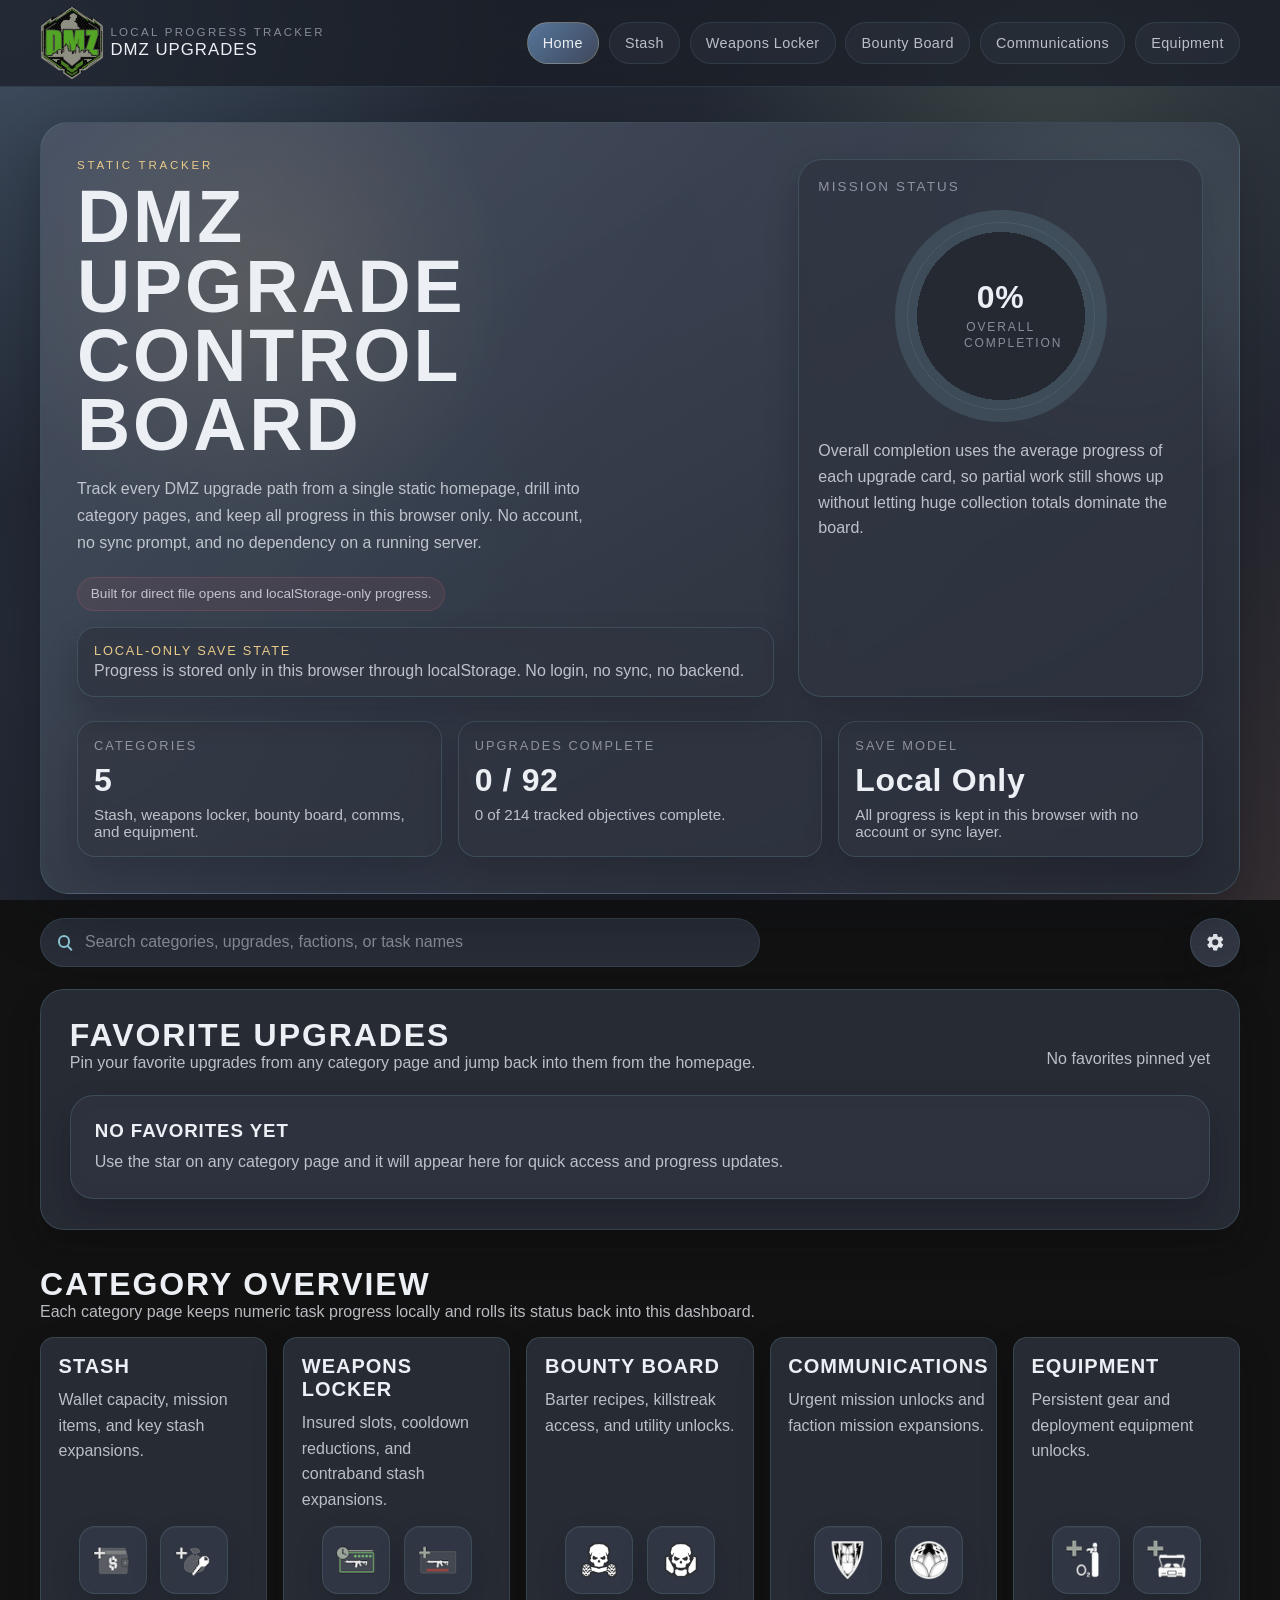
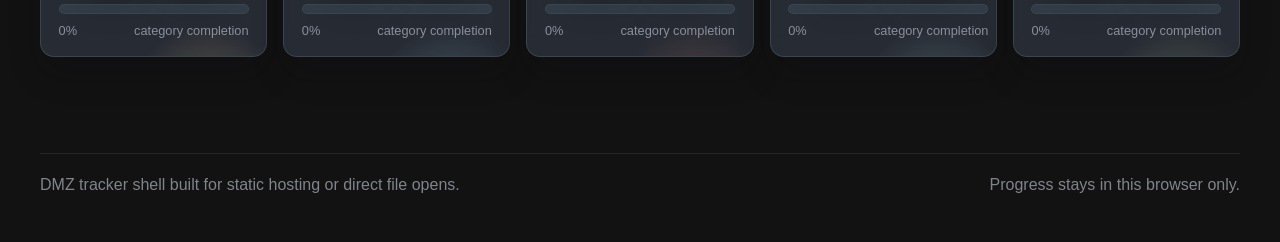
<file: index.html>
<!doctype html>
<html lang="en">
  <head>
    <meta charset="utf-8">
    <meta name="viewport" content="width=device-width, initial-scale=1">
    <title>DMZ Upgrades Tracker</title>
    <meta name="description" content="Static DMZ upgrades tracker with local-only progress saved in localStorage.">
    <link rel="icon" type="image/png" href="./assets/images/dmz-logo-cropped.png">
    <link rel="stylesheet" href="./assets/styles.css">
    <script src="./assets/data/dmz-upgrades.js" defer></script>
    <script src="./assets/js/storage.js" defer></script>
    <script src="./assets/js/shared.js" defer></script>
    <script src="./assets/js/settings.js" defer></script>
    <script src="./assets/js/home.js" defer></script>
  </head>
  <body data-page="home">
    <div class="site-shell">
      <header class="site-header">
        <div class="shell-inner site-header__bar">
          <a class="brand" href="./index.html">
            <div class="brand__mark"><img src="./assets/images/dmz-logo-cropped.png" alt=""></div>
            <div>
              <p class="brand__eyebrow">Local progress tracker</p>
              <p class="brand__title">DMZ Upgrades</p>
            </div>
          </a>
          <nav class="site-nav" aria-label="Primary">
            <a class="site-nav__link is-active" href="./index.html">Home</a>
            <a class="site-nav__link" href="./stash.html">Stash</a>
            <a class="site-nav__link" href="./weapons-locker.html">Weapons Locker</a>
            <a class="site-nav__link" href="./bounty-board.html">Bounty Board</a>
            <a class="site-nav__link" href="./communications.html">Communications</a>
            <a class="site-nav__link" href="./equipment.html">Equipment</a>
          </nav>
        </div>
      </header>

      <main class="page">
        <div class="shell-inner">
          <section class="hero">
            <div class="hero__grid">
              <div>
                <p class="eyebrow">Static tracker</p>
                <h1 class="hero__title">DMZ Upgrade Control Board</h1>
                <p class="hero__copy">Track every DMZ upgrade path from a single static homepage, drill into category pages, and keep all progress in this browser only. No account, no sync prompt, and no dependency on a running server.</p>
                <div class="hero__note">Built for direct file opens and localStorage-only progress.</div>
                <div id="storageNotice"></div>
              </div>
              <aside class="hero__panel">
                <p class="hero__panel-title">Mission status</p>
                <div id="overallMeter" class="meter"></div>
                <p class="hero__panel-copy">Overall completion uses the average progress of each upgrade card, so partial work still shows up without letting huge collection totals dominate the board.</p>
              </aside>
            </div>
            <div id="metricGrid" class="metric-grid"></div>
          </section>

          <div class="toolbar">
            <div class="toolbar__group">
              <label class="search-field" for="homeSearch">
                <span class="search-field__icon" aria-hidden="true"></span>
                <span class="visually-hidden">Search upgrades</span>
                <input id="homeSearch" type="search" placeholder="Search categories, upgrades, factions, or task names">
              </label>
            </div>
            <div class="toolbar__group">
              <button id="settingsButton" class="settings-trigger" type="button" aria-label="Open progress settings" aria-controls="settingsDialog" aria-haspopup="dialog">
                <span class="settings-trigger__icon" aria-hidden="true">
                  <svg viewBox="0 0 24 24" focusable="false">
                    <path d="M19.14 12.94c.04-.31.06-.63.06-.94s-.02-.63-.06-.94l2.03-1.58a.48.48 0 0 0 .11-.61l-1.92-3.32a.49.49 0 0 0-.58-.22l-2.39.96a7.03 7.03 0 0 0-1.63-.94L14.4 2.8a.49.49 0 0 0-.48-.38h-3.84a.49.49 0 0 0-.48.38l-.36 2.55c-.58.23-1.13.54-1.63.94l-2.39-.96a.49.49 0 0 0-.58.22L2.72 8.87a.48.48 0 0 0 .11.61l2.03 1.58c-.04.31-.06.63-.06.94s.02.63.06.94l-2.03 1.58a.48.48 0 0 0-.11.61l1.92 3.32c.13.22.39.31.58.22l2.39-.96c.5.4 1.05.72 1.63.94l.36 2.55c.04.24.24.38.48.38h3.84c.24 0 .44-.14.48-.38l.36-2.55c.58-.23 1.13-.54 1.63-.94l2.39.96c.19.09.45 0 .58-.22l1.92-3.32a.48.48 0 0 0-.11-.61l-2.03-1.58ZM12 15.6A3.6 3.6 0 1 1 12 8.4a3.6 3.6 0 0 1 0 7.2Z"></path>
                  </svg>
                </span>
              </button>
            </div>
          </div>

          <section class="panel favorites-panel">
            <div class="panel__header">
              <div>
                <h2 class="section-heading__title">Favorite upgrades</h2>
                <p class="section-heading__copy">Pin your favorite upgrades from any category page and jump back into them from the homepage.</p>
              </div>
              <p id="favoritesMeta" class="panel__copy"></p>
            </div>
            <div id="favoritesGrid" class="match-grid"></div>
          </section>

          <section>
            <div class="section-heading">
              <div>
                <h2 class="section-heading__title">Category overview</h2>
                <p class="section-heading__copy">Each category page keeps numeric task progress locally and rolls its status back into this dashboard.</p>
              </div>
            </div>
            <div id="categoryGrid" class="category-grid"></div>
          </section>

          <section id="searchResultsSection" class="panel" hidden>
            <div class="panel__header">
              <div>
                <h2 class="section-heading__title">Search results</h2>
                <p class="section-heading__copy">Jump directly to the matching upgrade card.</p>
              </div>
              <p id="searchResultsMeta" class="panel__copy"></p>
            </div>
            <div id="searchResults" class="match-grid"></div>
          </section>

          <noscript class="no-script">This tracker needs JavaScript to render the data and save your local progress.</noscript>
        </div>
      </main>

      <footer class="footer">
        <div class="shell-inner footer__inner">
          <div>DMZ tracker shell built for static hosting or direct file opens.</div>
          <div>Progress stays in this browser only.</div>
        </div>
      </footer>
    </div>
  </body>
</html>
</file>
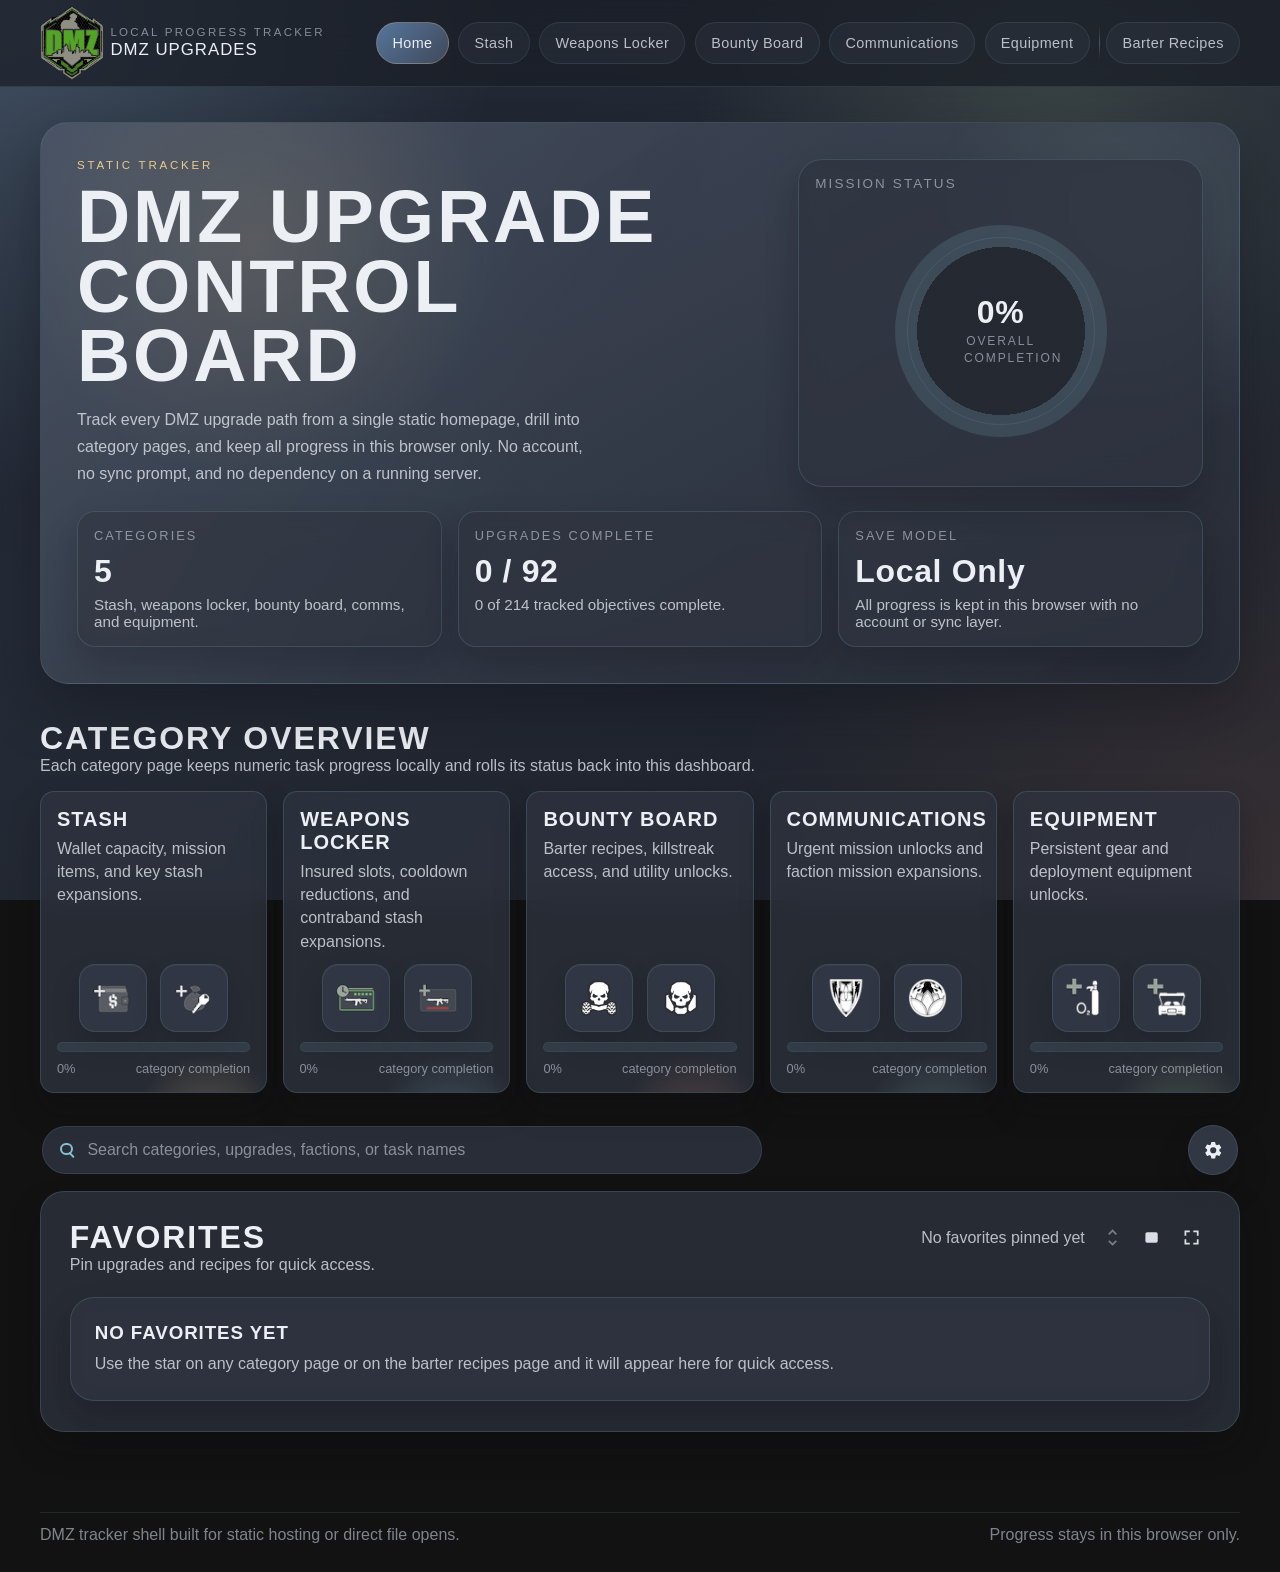
<file: docs/index.html>
<!doctype html>
<html lang="en">
  <head>
    <meta charset="utf-8">
    <meta name="viewport" content="width=device-width, initial-scale=1">
    <title>DMZ Upgrades Tracker</title>
    <meta name="description" content="Static DMZ upgrades tracker with local-only progress saved in localStorage.">
    <link rel="icon" type="image/png" href="./assets/images/dmz-logo-cropped.png">
    <link rel="stylesheet" href="./assets/styles.css">
    <script src="./assets/data/dmz-upgrades.js" defer></script>
    <script src="./assets/data/dmz-barter-recipes.js" defer></script>
    <script src="./assets/js/storage.js" defer></script>
    <script src="./assets/js/shared.js" defer></script>
    <script src="./assets/js/barter-recipes.js" defer></script>
    <script src="./assets/js/settings.js" defer></script>
    <script src="./assets/js/home.js" defer></script>
  </head>
  <body data-page="home">
    <div class="site-shell">
      <header class="site-header">
        <div class="shell-inner site-header__bar">
          <a class="brand" href="./index.html">
            <div class="brand__mark"><img src="./assets/images/dmz-logo-cropped.png" alt=""></div>
            <div>
              <p class="brand__eyebrow">Local progress tracker</p>
              <p class="brand__title">DMZ Upgrades</p>
            </div>
          </a>
          <nav class="site-nav" aria-label="Primary">
            <a class="site-nav__link is-active" href="./index.html">Home</a>
            <a class="site-nav__link" href="./stash.html">Stash</a>
            <a class="site-nav__link" href="./weapons-locker.html">Weapons Locker</a>
            <a class="site-nav__link" href="./bounty-board.html">Bounty Board</a>
            <a class="site-nav__link" href="./communications.html">Communications</a>
            <a class="site-nav__link" href="./equipment.html">Equipment</a>
            <a class="site-nav__link" href="./barter-recipes.html">Barter Recipes</a>
          </nav>
        </div>
      </header>

      <main class="page">
        <div class="shell-inner">
          <section class="hero">
            <div class="hero__grid">
              <div>
                <p class="eyebrow">Static tracker</p>
                <h1 class="hero__title">DMZ Upgrade Control Board</h1>
                <p class="hero__copy">Track every DMZ upgrade path from a single static homepage, drill into category pages, and keep all progress in this browser only. No account, no sync prompt, and no dependency on a running server.</p>
              </div>
              <aside class="hero__panel">
                <p class="hero__panel-title">Mission status</p>
                <div id="overallMeter" class="meter"></div>
              </aside>
            </div>
            <div id="metricGrid" class="metric-grid"></div>
          </section>

          <section>
            <div class="section-heading">
              <div>
                <h2 class="section-heading__title">Category overview</h2>
                <p class="section-heading__copy">Each category page keeps numeric task progress locally and rolls its status back into this dashboard.</p>
              </div>
            </div>
            <div id="categoryGrid" class="category-grid"></div>
          </section>

          <div class="toolbar">
            <div class="toolbar__group">
              <label class="search-field" for="homeSearch">
                <span class="search-field__icon" aria-hidden="true"></span>
                <span class="visually-hidden">Search upgrades</span>
                <input id="homeSearch" type="search" placeholder="Search categories, upgrades, factions, or task names">
              </label>
            </div>
            <div class="toolbar__group">
              <button id="settingsButton" class="settings-trigger" type="button" aria-label="Open progress settings" aria-controls="settingsDialog" aria-haspopup="dialog">
                <span class="settings-trigger__icon" aria-hidden="true">
                  <svg viewBox="0 0 24 24" focusable="false">
                    <path d="M19.14 12.94c.04-.31.06-.63.06-.94s-.02-.63-.06-.94l2.03-1.58a.48.48 0 0 0 .11-.61l-1.92-3.32a.49.49 0 0 0-.58-.22l-2.39.96a7.03 7.03 0 0 0-1.63-.94L14.4 2.8a.49.49 0 0 0-.48-.38h-3.84a.49.49 0 0 0-.48.38l-.36 2.55c-.58.23-1.13.54-1.63.94l-2.39-.96a.49.49 0 0 0-.58.22L2.72 8.87a.48.48 0 0 0 .11.61l2.03 1.58c-.04.31-.06.63-.06.94s.02.63.06.94l-2.03 1.58a.48.48 0 0 0-.11.61l1.92 3.32c.13.22.39.31.58.22l2.39-.96c.5.4 1.05.72 1.63.94l.36 2.55c.04.24.24.38.48.38h3.84c.24 0 .44-.14.48-.38l.36-2.55c.58-.23 1.13-.54 1.63-.94l2.39.96c.19.09.45 0 .58-.22l1.92-3.32a.48.48 0 0 0-.11-.61l-2.03-1.58ZM12 15.6A3.6 3.6 0 1 1 12 8.4a3.6 3.6 0 0 1 0 7.2Z"></path>
                  </svg>
                </span>
              </button>
            </div>
          </div>

          <section id="searchResultsSection" class="panel" hidden>
            <div class="panel__header">
              <div>
                <h2 class="section-heading__title">Search results</h2>
                <p class="section-heading__copy">Jump directly to the matching upgrade card.</p>
              </div>
              <p id="searchResultsMeta" class="panel__copy"></p>
            </div>
            <div id="searchResults" class="match-grid"></div>
          </section>

          <section class="panel favorites-panel">
            <div class="panel__header">
              <div class="favorites-panel__heading">
                <h2 class="section-heading__title">Favorites</h2>
                <p class="section-heading__copy">Pin upgrades and recipes for quick access.</p>
              </div>
              <div class="panel__header-actions">
                <div class="favorites-panel__search">
                  <label class="search-field" for="favoritesSearch">
                    <span class="search-field__icon" aria-hidden="true"></span>
                    <span class="visually-hidden">Search favorite upgrades or recipes</span>
                    <input id="favoritesSearch" type="search" placeholder="Search favorite upgrades, recipes, factions, or ingredients">
                  </label>
                </div>
                <div class="favorites-panel__status">
                  <p id="favoritesMeta" class="panel__copy favorites-panel__meta"></p>
                  <div id="favoritesPanelActions" class="panel__actions">
                    <button id="favoritesToggleAllButton" class="settings-trigger toggle-details-button" type="button" aria-controls="favoritesGrid" aria-label="Expand all visible favorite cards" title="Expand all visible favorite cards" data-state="expand">
                      <span class="settings-trigger__icon toggle-details-button__icon" aria-hidden="true">
                        <svg viewBox="0 0 24 24" focusable="false">
                          <path class="toggle-details-button__icon-expand" d="M12 5.41 15.59 9 17 7.59 12 2.59 7 7.59 8.41 9 12 5.41Zm0 13.18L8.41 15 7 16.41l5 5 5-5L15.59 15 12 18.59Z"></path>
                          <path class="toggle-details-button__icon-collapse" d="M7.56994 5.00001L6.50928 6.06067L11.9999 11.5536L17.4906 6.06067L16.43 5.00001L11.9999 9.43186L7.56994 5.00001ZM16.4298 19L17.4905 17.9394L11.9999 12.4465L6.5094 17.9394L7.57006 19L11.9999 14.5683L16.4298 19Z"></path>
                        </svg>
                      </span>
                    </button>
                    <button id="favoritesHomeLayoutButton" class="settings-trigger category-layout-button" type="button" aria-controls="favoritesGrid" aria-label="Switch to two cards per row" title="Switch to two cards per row" aria-pressed="false" data-columns="1">
                      <span class="settings-trigger__icon category-layout-button__icon" aria-hidden="true">
                        <svg viewBox="0 0 24 24" focusable="false">
                          <rect class="category-layout-button__icon-single" x="5" y="6" width="14" height="12" rx="2"></rect>
                          <g class="category-layout-button__icon-double">
                            <rect x="4.5" y="6" width="6.25" height="12" rx="1.5"></rect>
                            <rect x="13.25" y="6" width="6.25" height="12" rx="1.5"></rect>
                          </g>
                        </svg>
                      </span>
                    </button>
                    <button id="favoritesFullscreenButton" class="settings-trigger settings-trigger--fullscreen" type="button" aria-label="Toggle expanded favorites view" aria-controls="favoritesGrid" aria-pressed="false">
                      <span class="settings-trigger__icon" aria-hidden="true">
                        <svg viewBox="0 0 24 24" focusable="false">
                          <path d="M4 10V4h6v2H6v4H4Zm10-6h6v6h-2V6h-4V4ZM4 14h2v4h4v2H4v-6Zm14 4v-4h2v6h-6v-2h4Z"></path>
                        </svg>
                      </span>
                    </button>
                    <button id="favoritesLayoutButton" class="settings-trigger settings-trigger--layout" type="button" aria-label="Open fullscreen layout settings" title="Open fullscreen layout settings" aria-controls="favoritesLayoutDialog" aria-haspopup="dialog">
                      <span class="settings-trigger__icon" aria-hidden="true">
                        <svg viewBox="0 0 24 24" focusable="false">
                          <path d="M19.4 13c.05-.33.08-.66.08-1s-.03-.67-.08-1l2.11-1.65a.5.5 0 0 0 .12-.64l-2-3.46a.5.5 0 0 0-.61-.22l-2.48 1c-.52-.42-1.09-.75-1.7-.99l-.38-2.65a.5.5 0 0 0-.49-.39h-4a.5.5 0 0 0-.49.39l-.38 2.65c-.61.24-1.18.57-1.7.99l-2.48-1a.5.5 0 0 0-.61.22l-2 3.46a.5.5 0 0 0 .12.64L4.6 11c-.05.33-.08.66-.08 1s.03.67.08 1l-2.11 1.65a.5.5 0 0 0-.12.64l2 3.46c.14.24.43.34.68.23l2.48-1c.52.42 1.09.75 1.7.99l.38 2.65c.04.24.25.39.49.39h4c.24 0 .45-.15.49-.39l.38-2.65c.61-.24 1.18-.57 1.7-.99l2.48 1c.25.11.54.01.68-.23l2-3.46a.5.5 0 0 0-.12-.64L19.4 13ZM12 15.5A3.5 3.5 0 1 1 12 8.5a3.5 3.5 0 0 1 0 7Z"></path>
                        </svg>
                      </span>
                    </button>
                  </div>
                </div>
              </div>
            </div>
            <div id="favoritesGrid" class="match-grid"></div>
          </section>

          <noscript class="no-script">This tracker needs JavaScript to render the data and save your local progress.</noscript>
        </div>
      </main>

      <footer class="footer">
        <div class="shell-inner footer__inner">
          <div>DMZ tracker shell built for static hosting or direct file opens.</div>
          <div>Progress stays in this browser only.</div>
        </div>
      </footer>
    </div>
  </body>
</html>
</file>
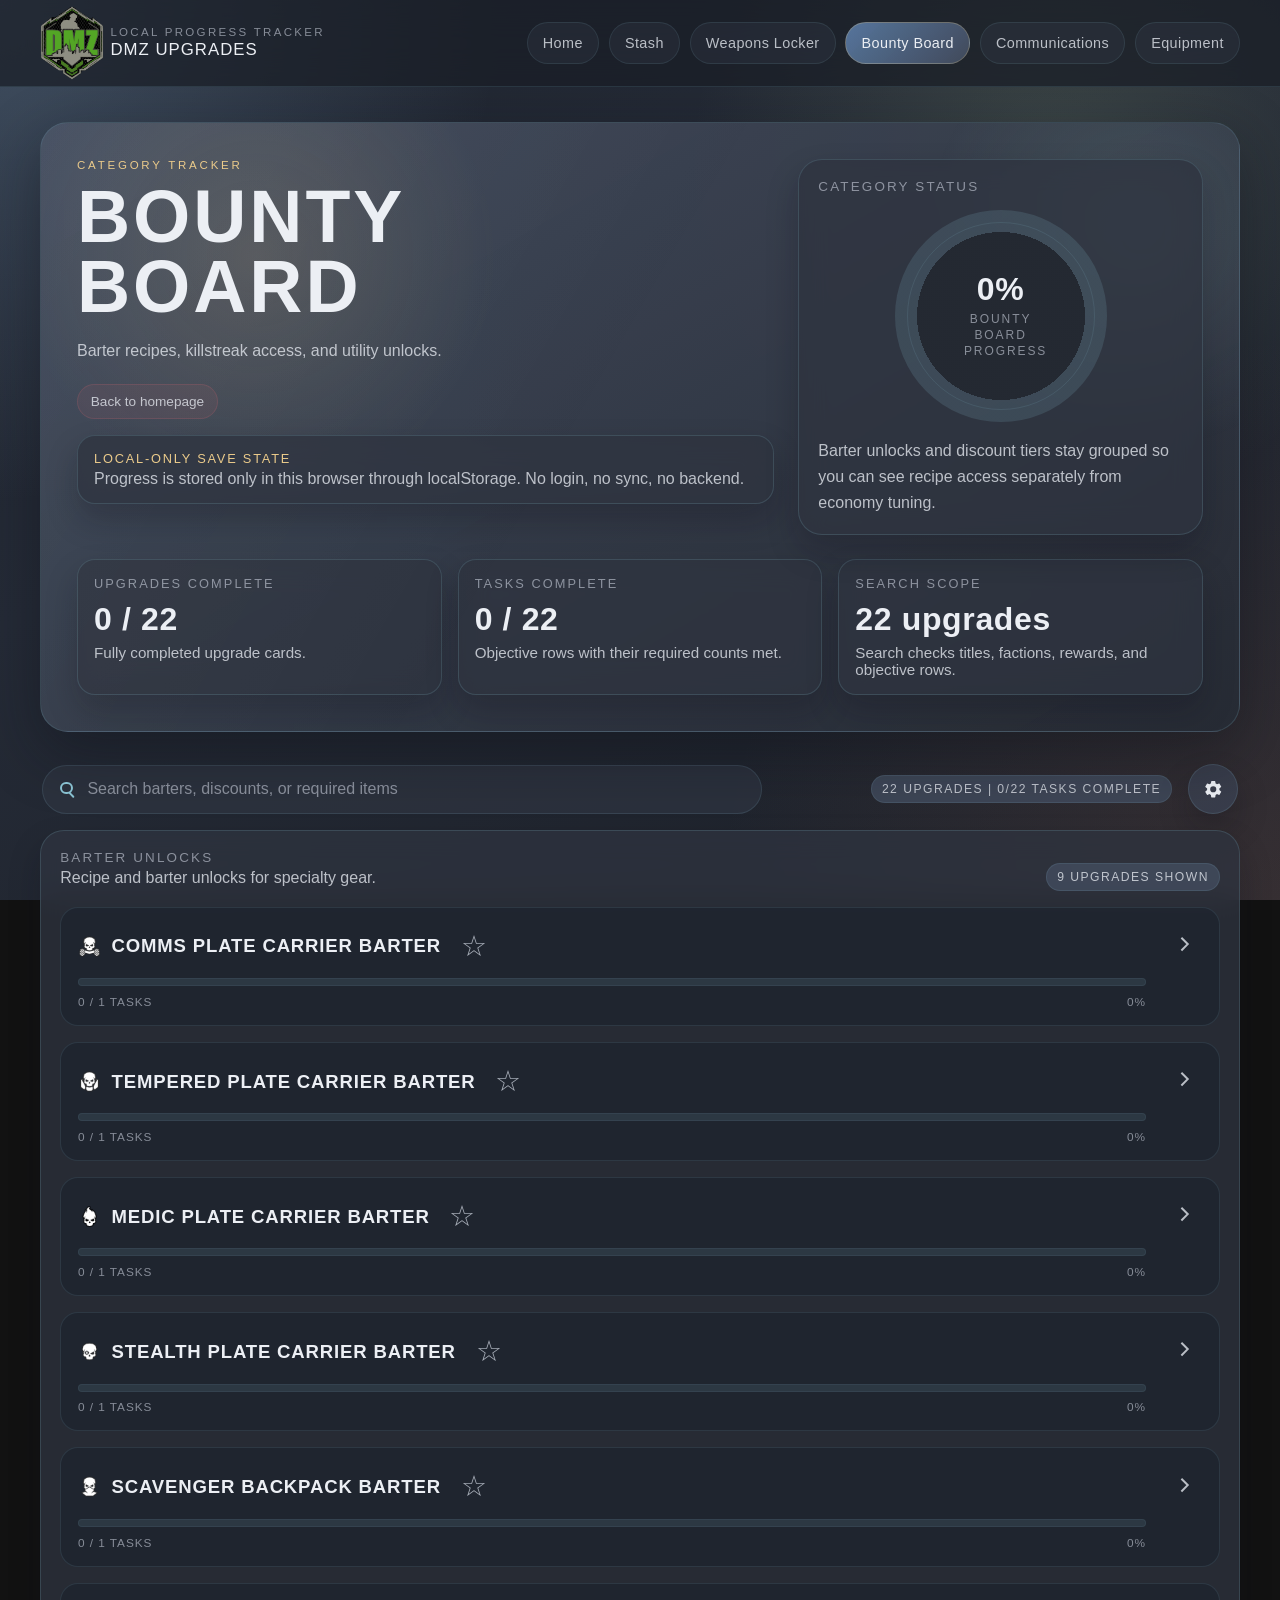
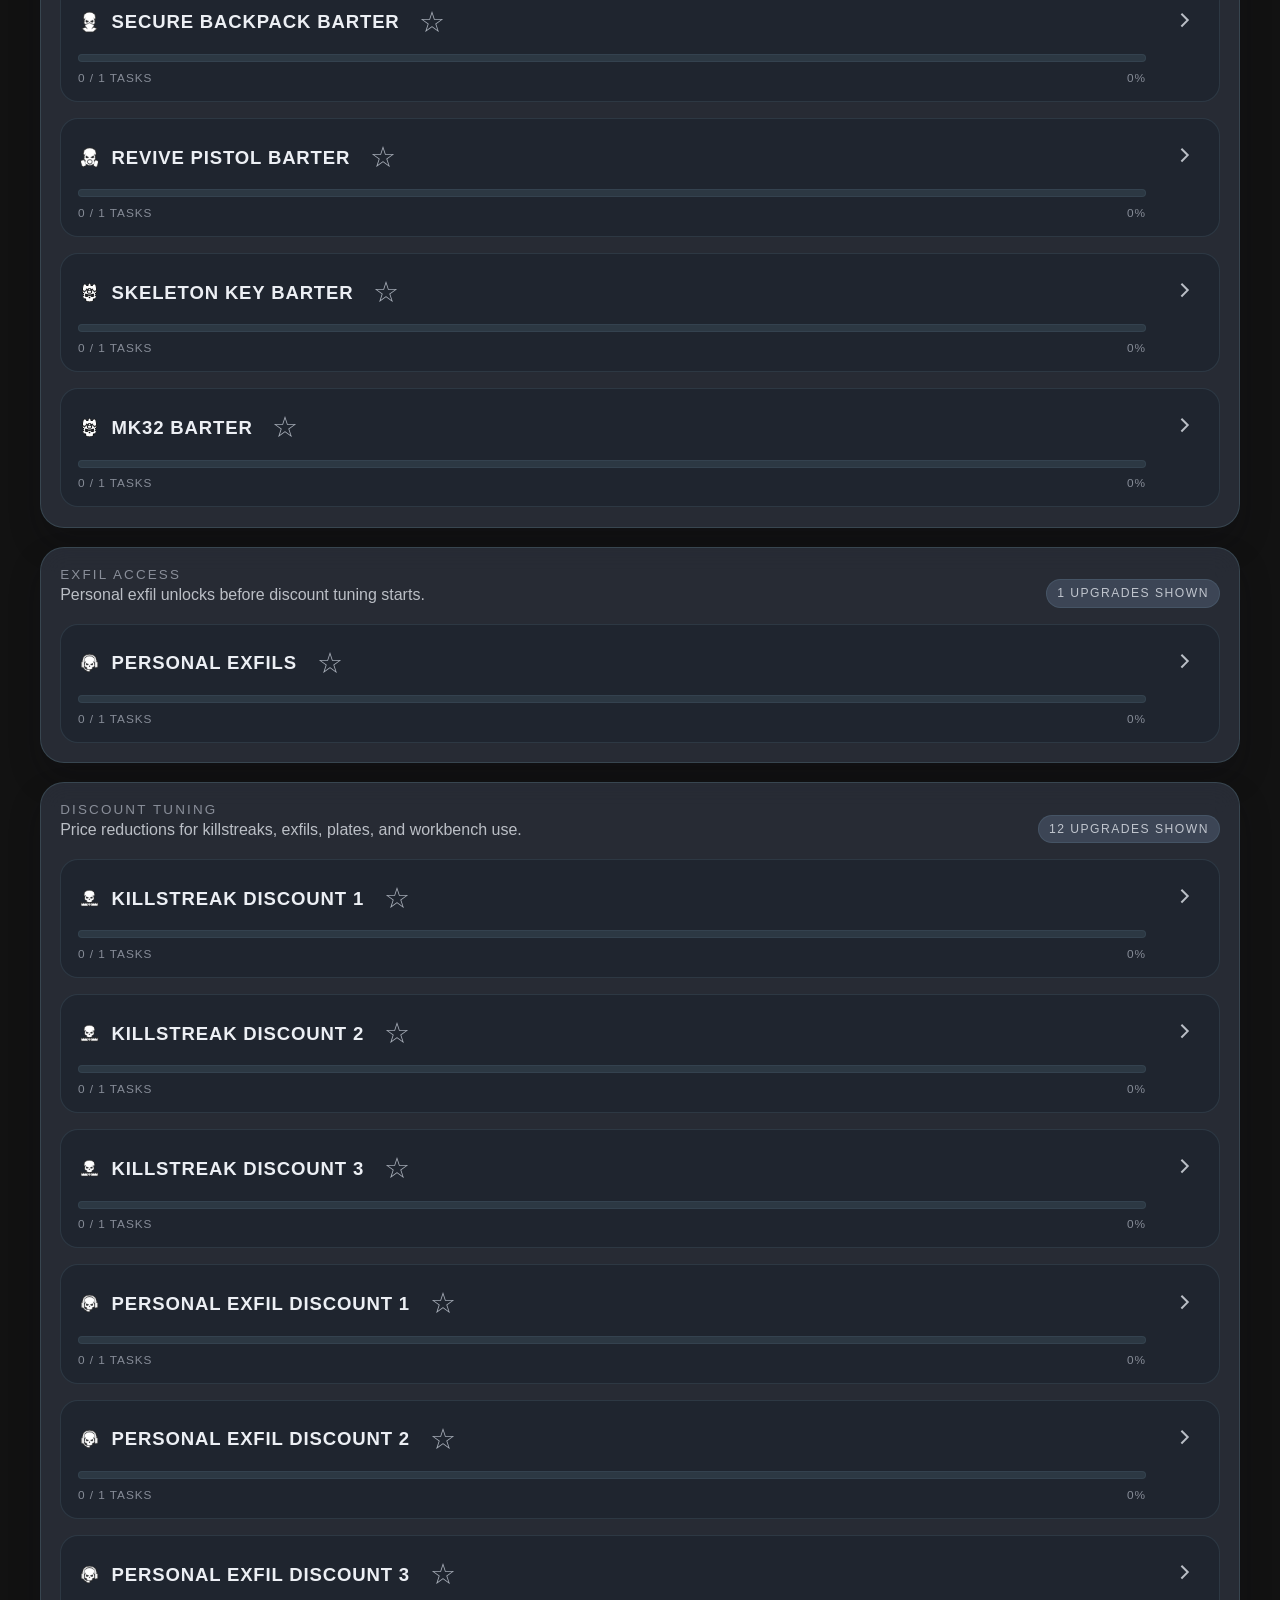
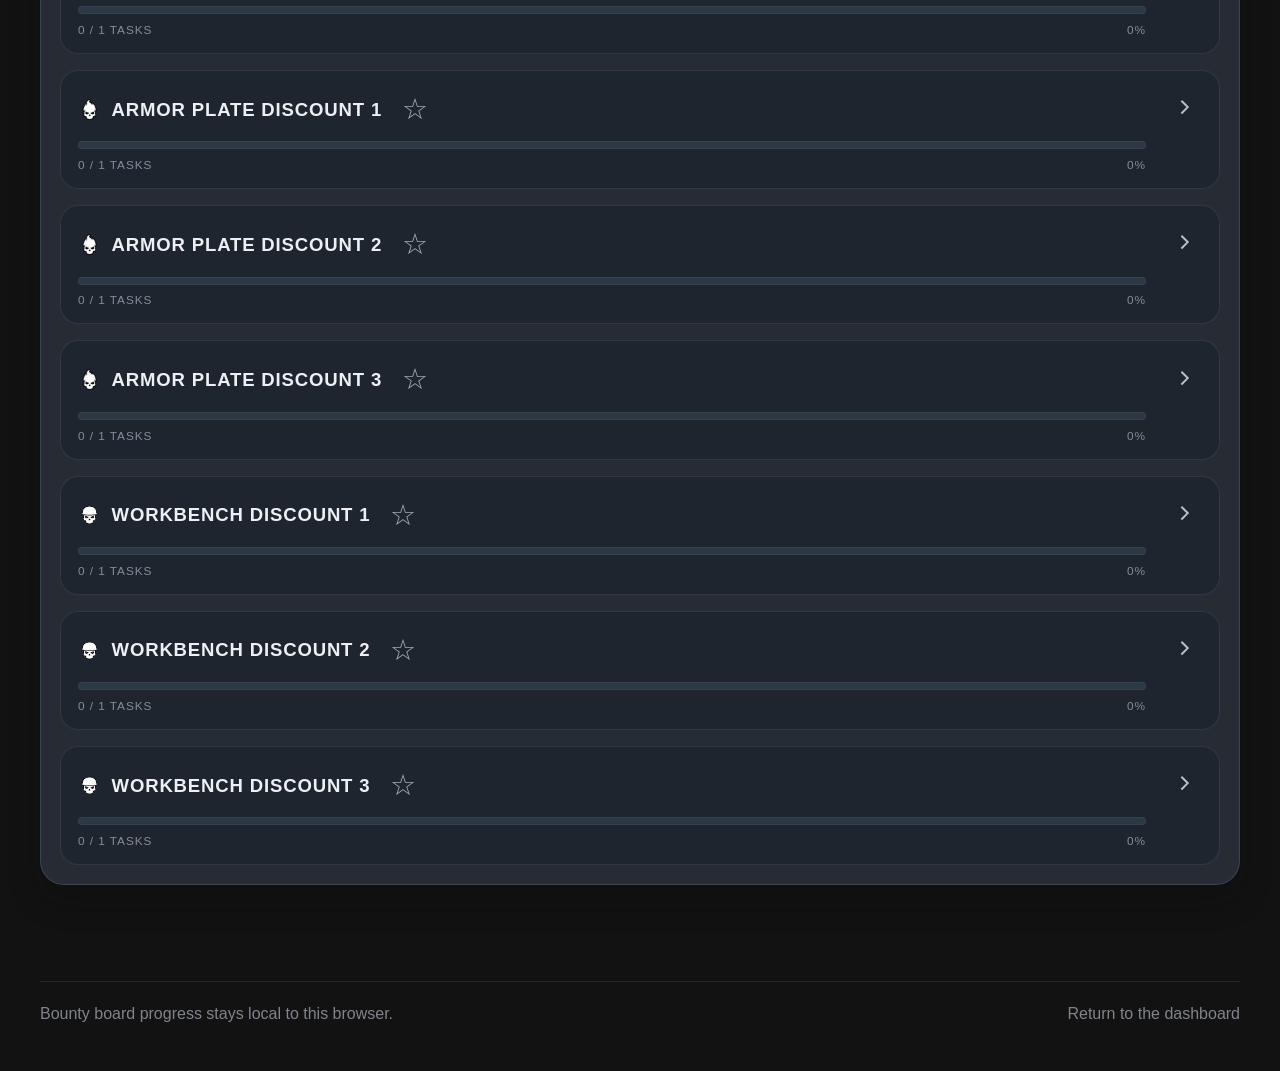
<file: bounty-board.html>
<!doctype html>
<html lang="en">
  <head>
    <meta charset="utf-8">
    <meta name="viewport" content="width=device-width, initial-scale=1">
    <title>Bounty Board | DMZ Tracker</title>
    <meta name="description" content="Track DMZ bounty board upgrades locally in your browser.">
    <link rel="icon" type="image/png" href="./assets/images/dmz-logo-cropped.png">
    <link rel="stylesheet" href="./assets/styles.css">
    <script src="./assets/data/dmz-upgrades.js" defer></script>
    <script src="./assets/js/storage.js" defer></script>
    <script src="./assets/js/shared.js" defer></script>
    <script src="./assets/js/settings.js" defer></script>
    <script src="./assets/js/category.js" defer></script>
  </head>
  <body data-page="category" data-category="bounty-board">
    <div class="site-shell">
      <header class="site-header">
        <div class="shell-inner site-header__bar">
          <a class="brand" href="./index.html">
            <div class="brand__mark"><img src="./assets/images/dmz-logo-cropped.png" alt=""></div>
            <div>
              <p class="brand__eyebrow">Local progress tracker</p>
              <p class="brand__title">DMZ Upgrades</p>
            </div>
          </a>
          <nav class="site-nav" aria-label="Primary">
            <a class="site-nav__link" href="./index.html">Home</a>
            <a class="site-nav__link" href="./stash.html">Stash</a>
            <a class="site-nav__link" href="./weapons-locker.html">Weapons Locker</a>
            <a class="site-nav__link is-active" href="./bounty-board.html">Bounty Board</a>
            <a class="site-nav__link" href="./communications.html">Communications</a>
            <a class="site-nav__link" href="./equipment.html">Equipment</a>
          </nav>
        </div>
      </header>

      <main class="page">
        <div class="shell-inner">
          <section class="hero">
            <div class="hero__grid">
              <div>
                <p class="eyebrow">Category tracker</p>
                <h1 id="categoryTitle" class="hero__title">Bounty Board</h1>
                <p id="categoryCopy" class="hero__copy"></p>
                <div class="hero__note"><a href="./index.html">Back to homepage</a></div>
                <div id="storageNotice"></div>
              </div>
              <aside class="hero__panel">
                <p class="hero__panel-title">Category status</p>
                <div id="categoryMeter" class="meter"></div>
                <p class="hero__panel-copy">Barter unlocks and discount tiers stay grouped so you can see recipe access separately from economy tuning.</p>
              </aside>
            </div>
            <div id="categoryMetrics" class="metric-grid"></div>
          </section>

          <div class="toolbar">
            <div class="toolbar__group">
              <label class="search-field" for="categorySearch">
                <span class="search-field__icon" aria-hidden="true"></span>
                <span class="visually-hidden">Search bounty board upgrades</span>
                <input id="categorySearch" type="search" placeholder="Search barters, discounts, or required items">
              </label>
            </div>
            <div class="toolbar__group">
              <span id="filterMeta" class="chip"></span>
              <button id="settingsButton" class="settings-trigger" type="button" aria-label="Open progress settings" aria-controls="settingsDialog" aria-haspopup="dialog">
                <span class="settings-trigger__icon" aria-hidden="true">
                  <svg viewBox="0 0 24 24" focusable="false">
                    <path d="M19.14 12.94c.04-.31.06-.63.06-.94s-.02-.63-.06-.94l2.03-1.58a.48.48 0 0 0 .11-.61l-1.92-3.32a.49.49 0 0 0-.58-.22l-2.39.96a7.03 7.03 0 0 0-1.63-.94L14.4 2.8a.49.49 0 0 0-.48-.38h-3.84a.49.49 0 0 0-.48.38l-.36 2.55c-.58.23-1.13.54-1.63.94l-2.39-.96a.49.49 0 0 0-.58.22L2.72 8.87a.48.48 0 0 0 .11.61l2.03 1.58c-.04.31-.06.63-.06.94s.02.63.06.94l-2.03 1.58a.48.48 0 0 0-.11.61l1.92 3.32c.13.22.39.31.58.22l2.39-.96c.5.4 1.05.72 1.63.94l.36 2.55c.04.24.24.38.48.38h3.84c.24 0 .44-.14.48-.38l.36-2.55c.58-.23 1.13-.54 1.63-.94l2.39.96c.19.09.45 0 .58-.22l1.92-3.32a.48.48 0 0 0-.11-.61l-2.03-1.58ZM12 15.6A3.6 3.6 0 1 1 12 8.4a3.6 3.6 0 0 1 0 7.2Z"></path>
                  </svg>
                </span>
              </button>
            </div>
          </div>

          <section id="categoryGroups" class="group-stack"></section>

          <noscript class="no-script">This tracker needs JavaScript to render the data and save your local progress.</noscript>
        </div>
      </main>

      <footer class="footer">
        <div class="shell-inner footer__inner">
          <div>Bounty board progress stays local to this browser.</div>
          <div><a href="./index.html">Return to the dashboard</a></div>
        </div>
      </footer>
    </div>
  </body>
</html>
</file>
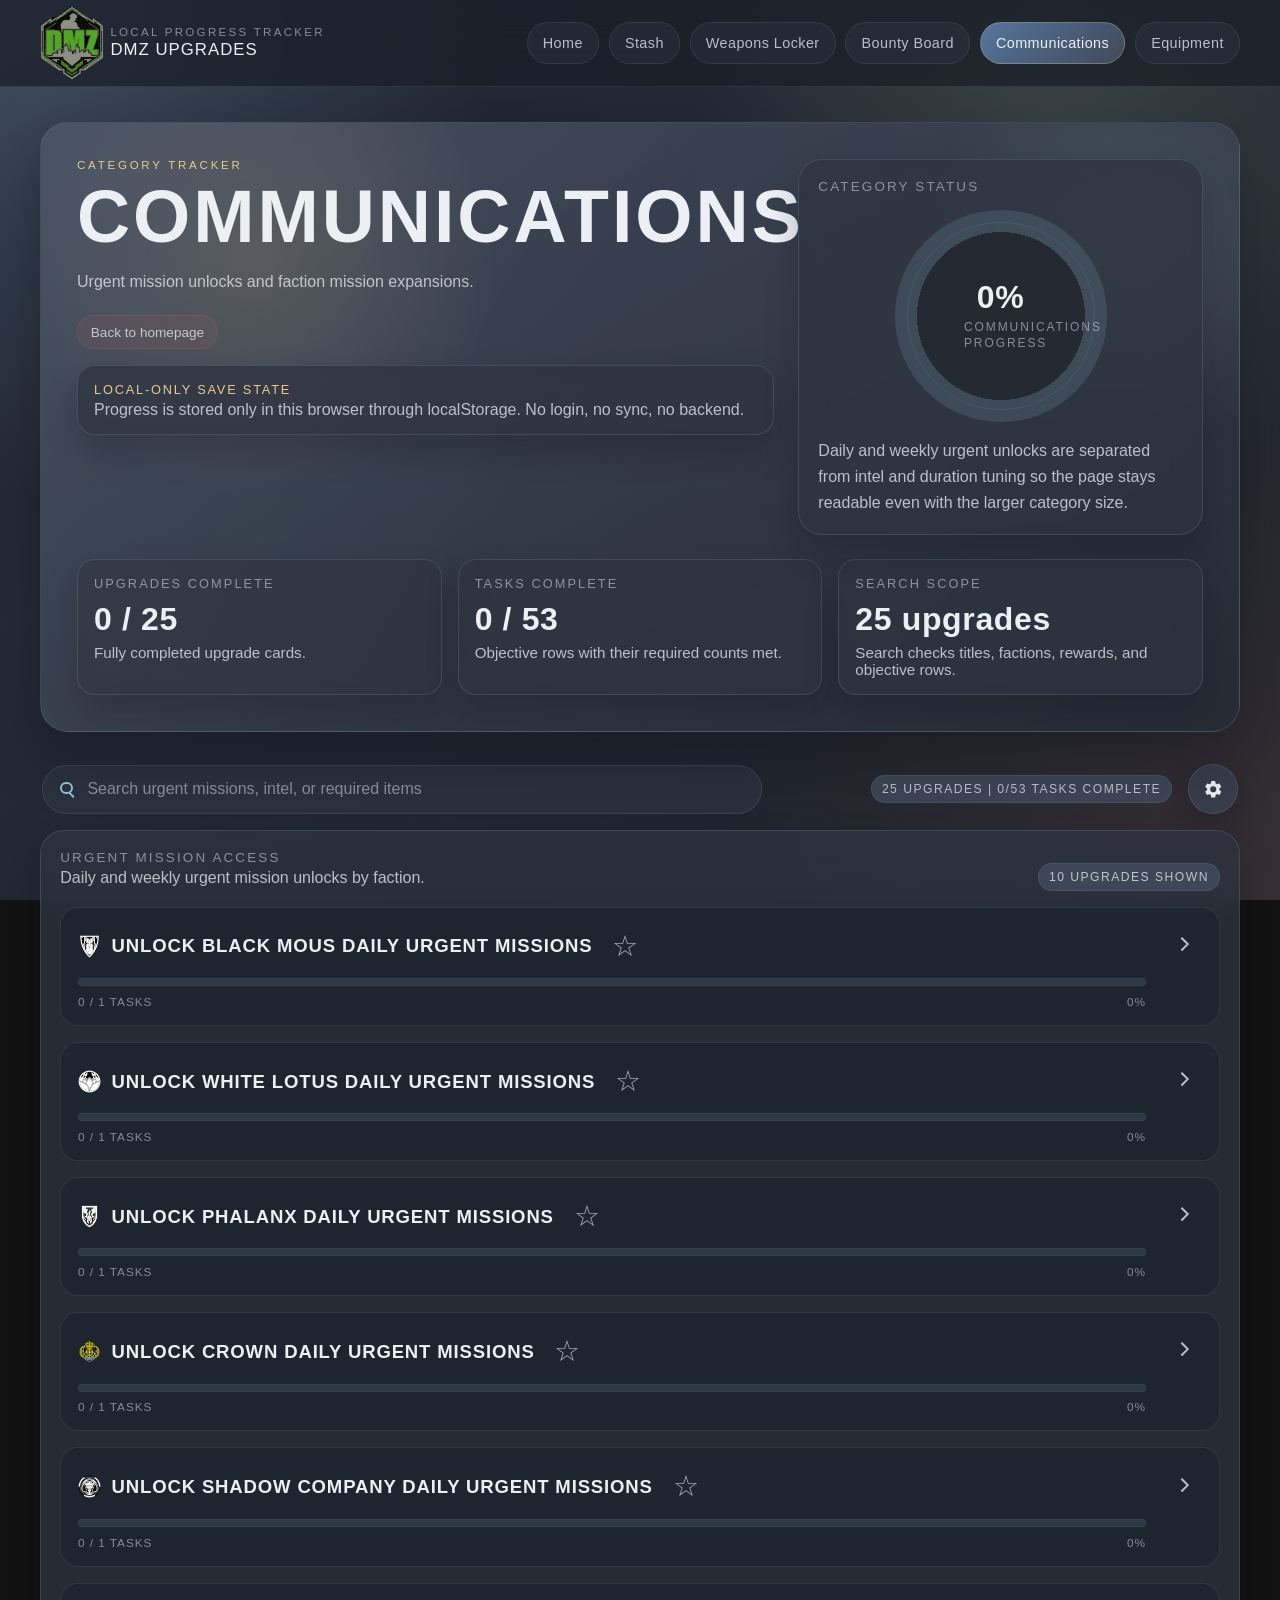
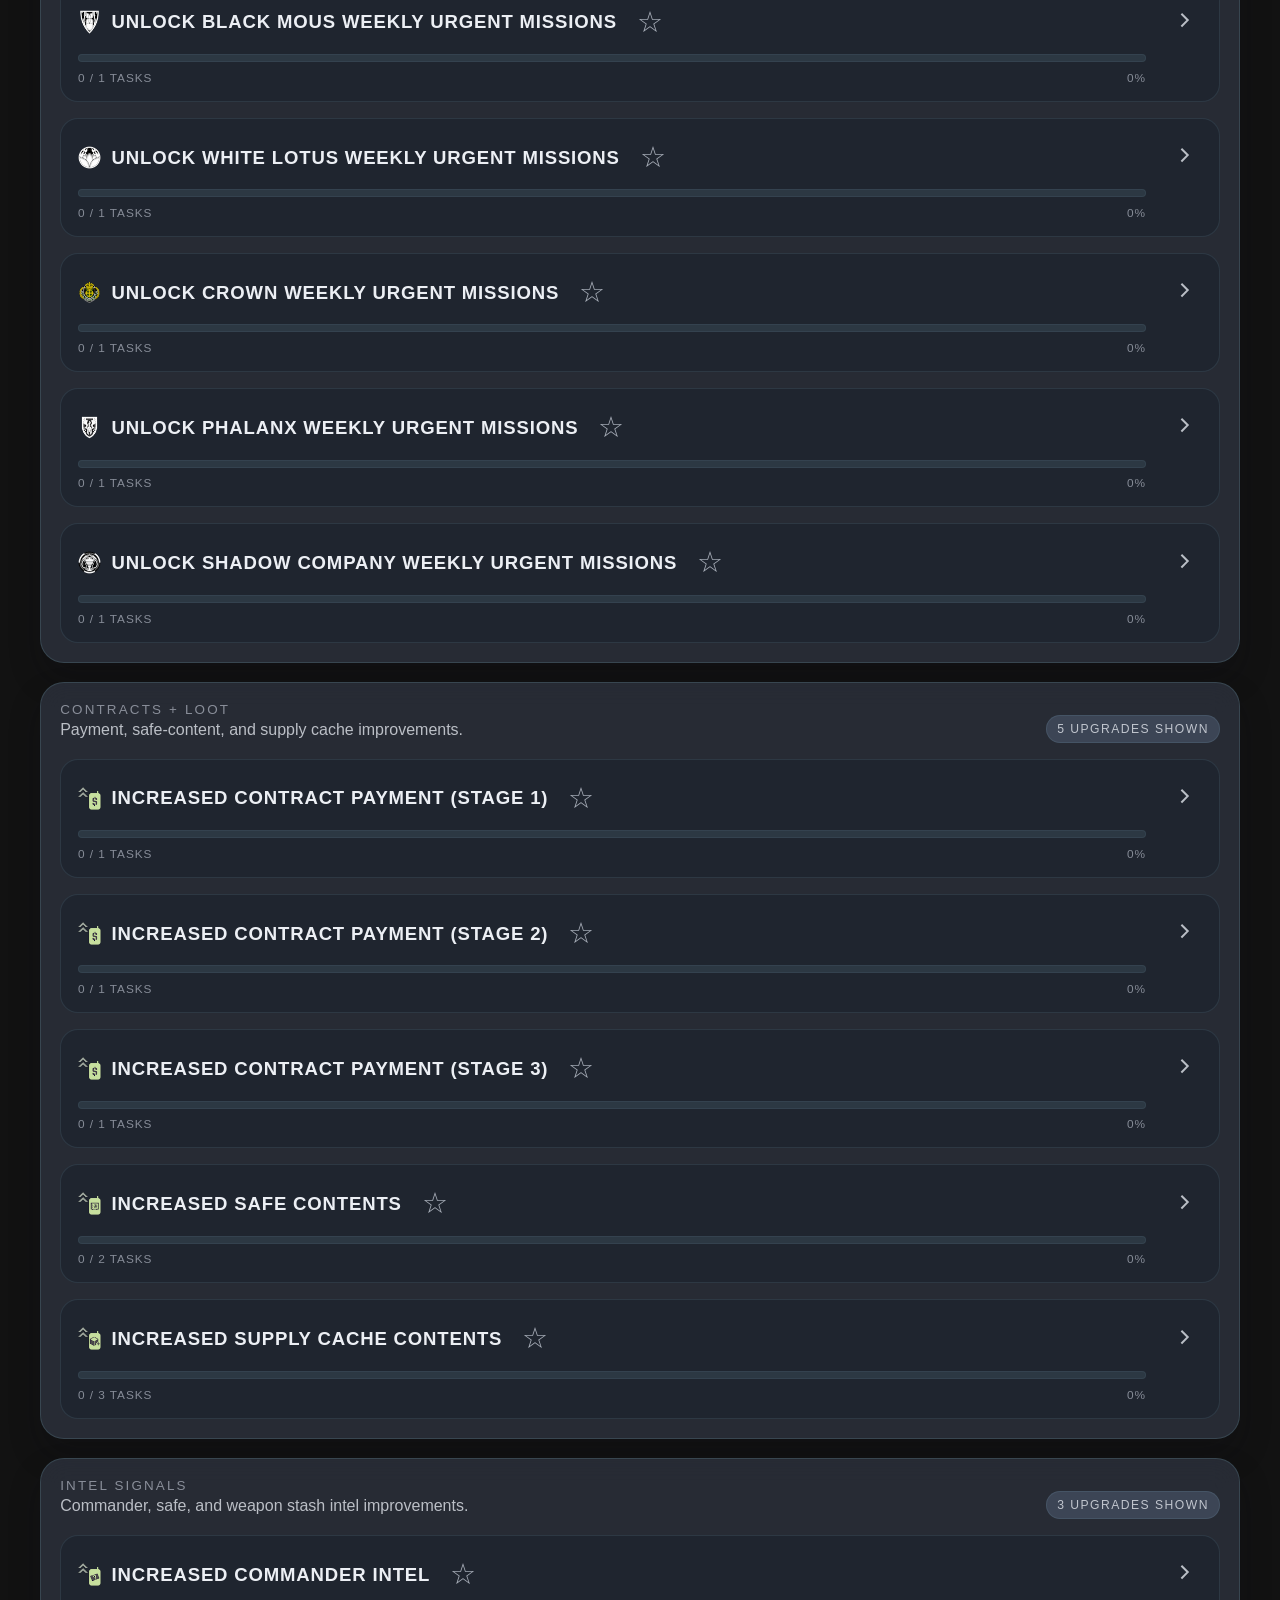
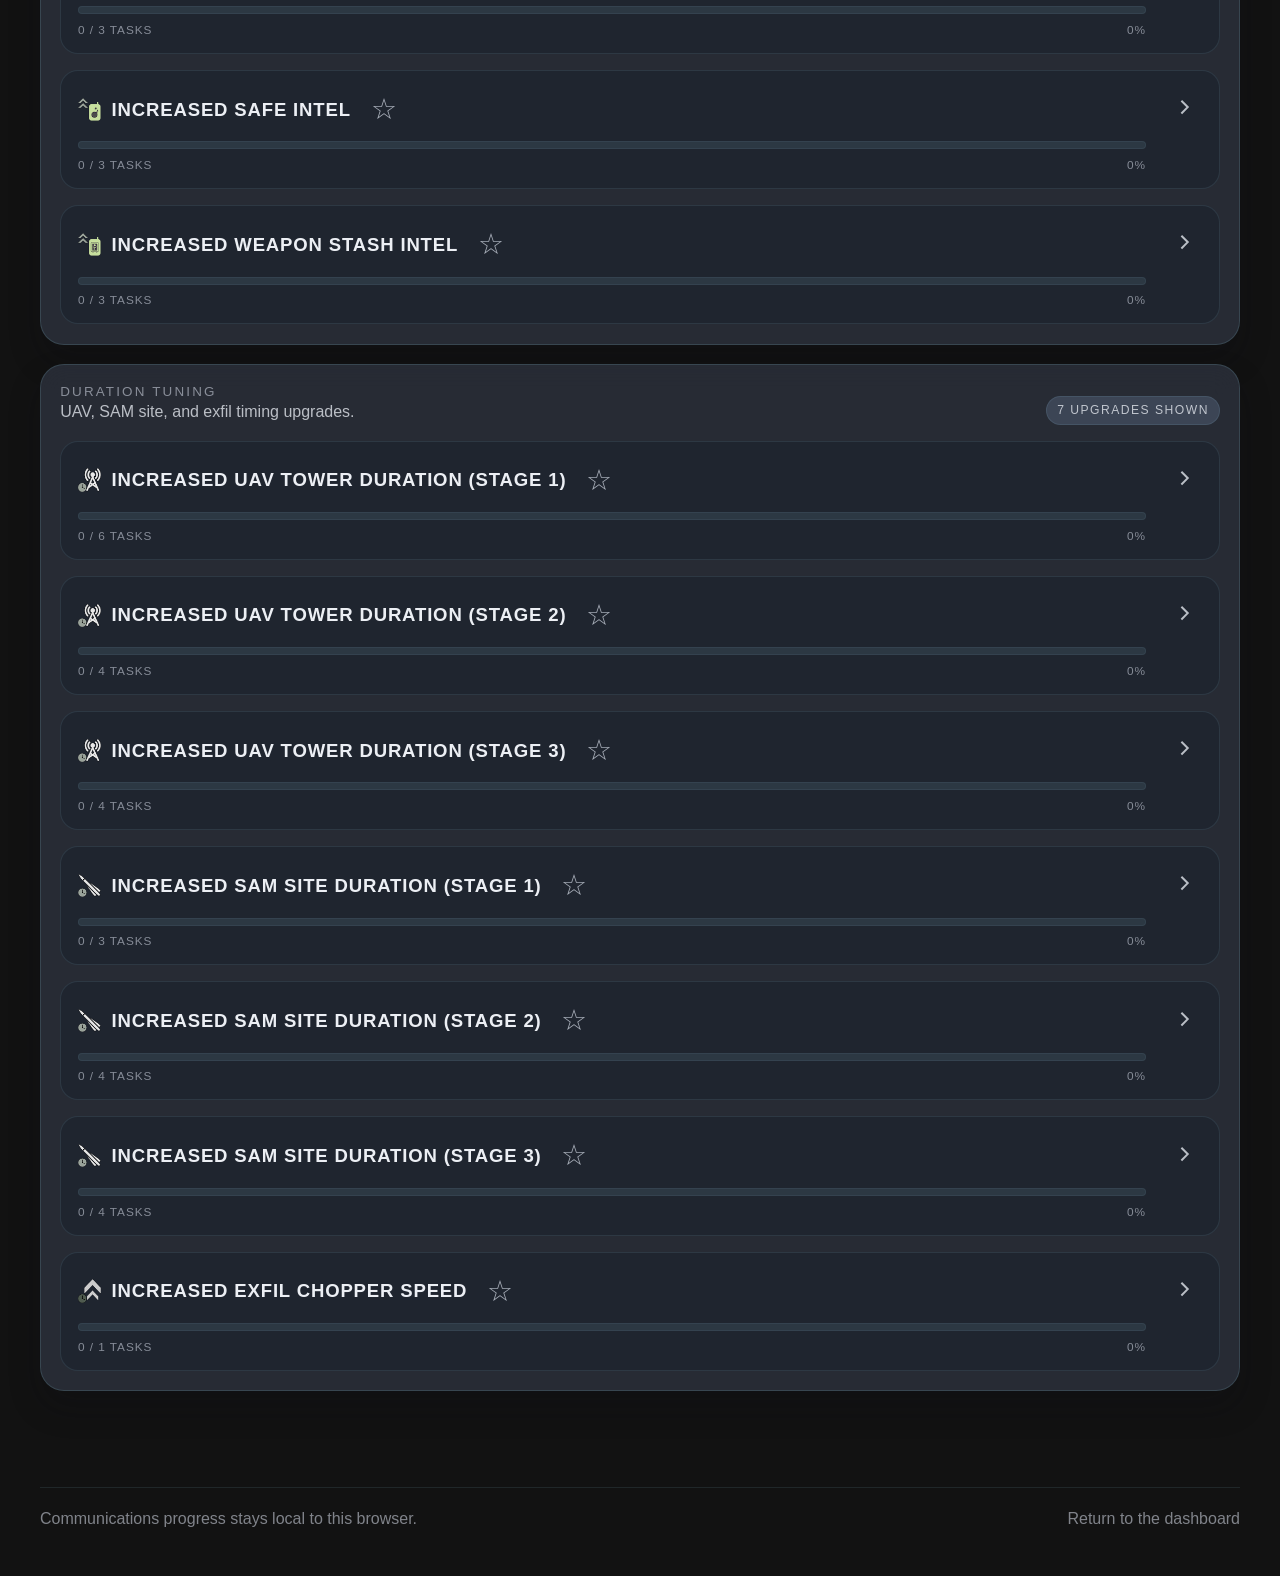
<file: communications.html>
<!doctype html>
<html lang="en">
  <head>
    <meta charset="utf-8">
    <meta name="viewport" content="width=device-width, initial-scale=1">
    <title>Communications | DMZ Tracker</title>
    <meta name="description" content="Track DMZ communications upgrades locally in your browser.">
    <link rel="icon" type="image/png" href="./assets/images/dmz-logo-cropped.png">
    <link rel="stylesheet" href="./assets/styles.css">
    <script src="./assets/data/dmz-upgrades.js" defer></script>
    <script src="./assets/js/storage.js" defer></script>
    <script src="./assets/js/shared.js" defer></script>
    <script src="./assets/js/settings.js" defer></script>
    <script src="./assets/js/category.js" defer></script>
  </head>
  <body data-page="category" data-category="communications">
    <div class="site-shell">
      <header class="site-header">
        <div class="shell-inner site-header__bar">
          <a class="brand" href="./index.html">
            <div class="brand__mark"><img src="./assets/images/dmz-logo-cropped.png" alt=""></div>
            <div>
              <p class="brand__eyebrow">Local progress tracker</p>
              <p class="brand__title">DMZ Upgrades</p>
            </div>
          </a>
          <nav class="site-nav" aria-label="Primary">
            <a class="site-nav__link" href="./index.html">Home</a>
            <a class="site-nav__link" href="./stash.html">Stash</a>
            <a class="site-nav__link" href="./weapons-locker.html">Weapons Locker</a>
            <a class="site-nav__link" href="./bounty-board.html">Bounty Board</a>
            <a class="site-nav__link is-active" href="./communications.html">Communications</a>
            <a class="site-nav__link" href="./equipment.html">Equipment</a>
          </nav>
        </div>
      </header>

      <main class="page">
        <div class="shell-inner">
          <section class="hero">
            <div class="hero__grid">
              <div>
                <p class="eyebrow">Category tracker</p>
                <h1 id="categoryTitle" class="hero__title">Communications</h1>
                <p id="categoryCopy" class="hero__copy"></p>
                <div class="hero__note"><a href="./index.html">Back to homepage</a></div>
                <div id="storageNotice"></div>
              </div>
              <aside class="hero__panel">
                <p class="hero__panel-title">Category status</p>
                <div id="categoryMeter" class="meter"></div>
                <p class="hero__panel-copy">Daily and weekly urgent unlocks are separated from intel and duration tuning so the page stays readable even with the larger category size.</p>
              </aside>
            </div>
            <div id="categoryMetrics" class="metric-grid"></div>
          </section>

          <div class="toolbar">
            <div class="toolbar__group">
              <label class="search-field" for="categorySearch">
                <span class="search-field__icon" aria-hidden="true"></span>
                <span class="visually-hidden">Search communications upgrades</span>
                <input id="categorySearch" type="search" placeholder="Search urgent missions, intel, or required items">
              </label>
            </div>
            <div class="toolbar__group">
              <span id="filterMeta" class="chip"></span>
              <button id="settingsButton" class="settings-trigger" type="button" aria-label="Open progress settings" aria-controls="settingsDialog" aria-haspopup="dialog">
                <span class="settings-trigger__icon" aria-hidden="true">
                  <svg viewBox="0 0 24 24" focusable="false">
                    <path d="M19.14 12.94c.04-.31.06-.63.06-.94s-.02-.63-.06-.94l2.03-1.58a.48.48 0 0 0 .11-.61l-1.92-3.32a.49.49 0 0 0-.58-.22l-2.39.96a7.03 7.03 0 0 0-1.63-.94L14.4 2.8a.49.49 0 0 0-.48-.38h-3.84a.49.49 0 0 0-.48.38l-.36 2.55c-.58.23-1.13.54-1.63.94l-2.39-.96a.49.49 0 0 0-.58.22L2.72 8.87a.48.48 0 0 0 .11.61l2.03 1.58c-.04.31-.06.63-.06.94s.02.63.06.94l-2.03 1.58a.48.48 0 0 0-.11.61l1.92 3.32c.13.22.39.31.58.22l2.39-.96c.5.4 1.05.72 1.63.94l.36 2.55c.04.24.24.38.48.38h3.84c.24 0 .44-.14.48-.38l.36-2.55c.58-.23 1.13-.54 1.63-.94l2.39.96c.19.09.45 0 .58-.22l1.92-3.32a.48.48 0 0 0-.11-.61l-2.03-1.58ZM12 15.6A3.6 3.6 0 1 1 12 8.4a3.6 3.6 0 0 1 0 7.2Z"></path>
                  </svg>
                </span>
              </button>
            </div>
          </div>

          <section id="categoryGroups" class="group-stack"></section>

          <noscript class="no-script">This tracker needs JavaScript to render the data and save your local progress.</noscript>
        </div>
      </main>

      <footer class="footer">
        <div class="shell-inner footer__inner">
          <div>Communications progress stays local to this browser.</div>
          <div><a href="./index.html">Return to the dashboard</a></div>
        </div>
      </footer>
    </div>
  </body>
</html>
</file>
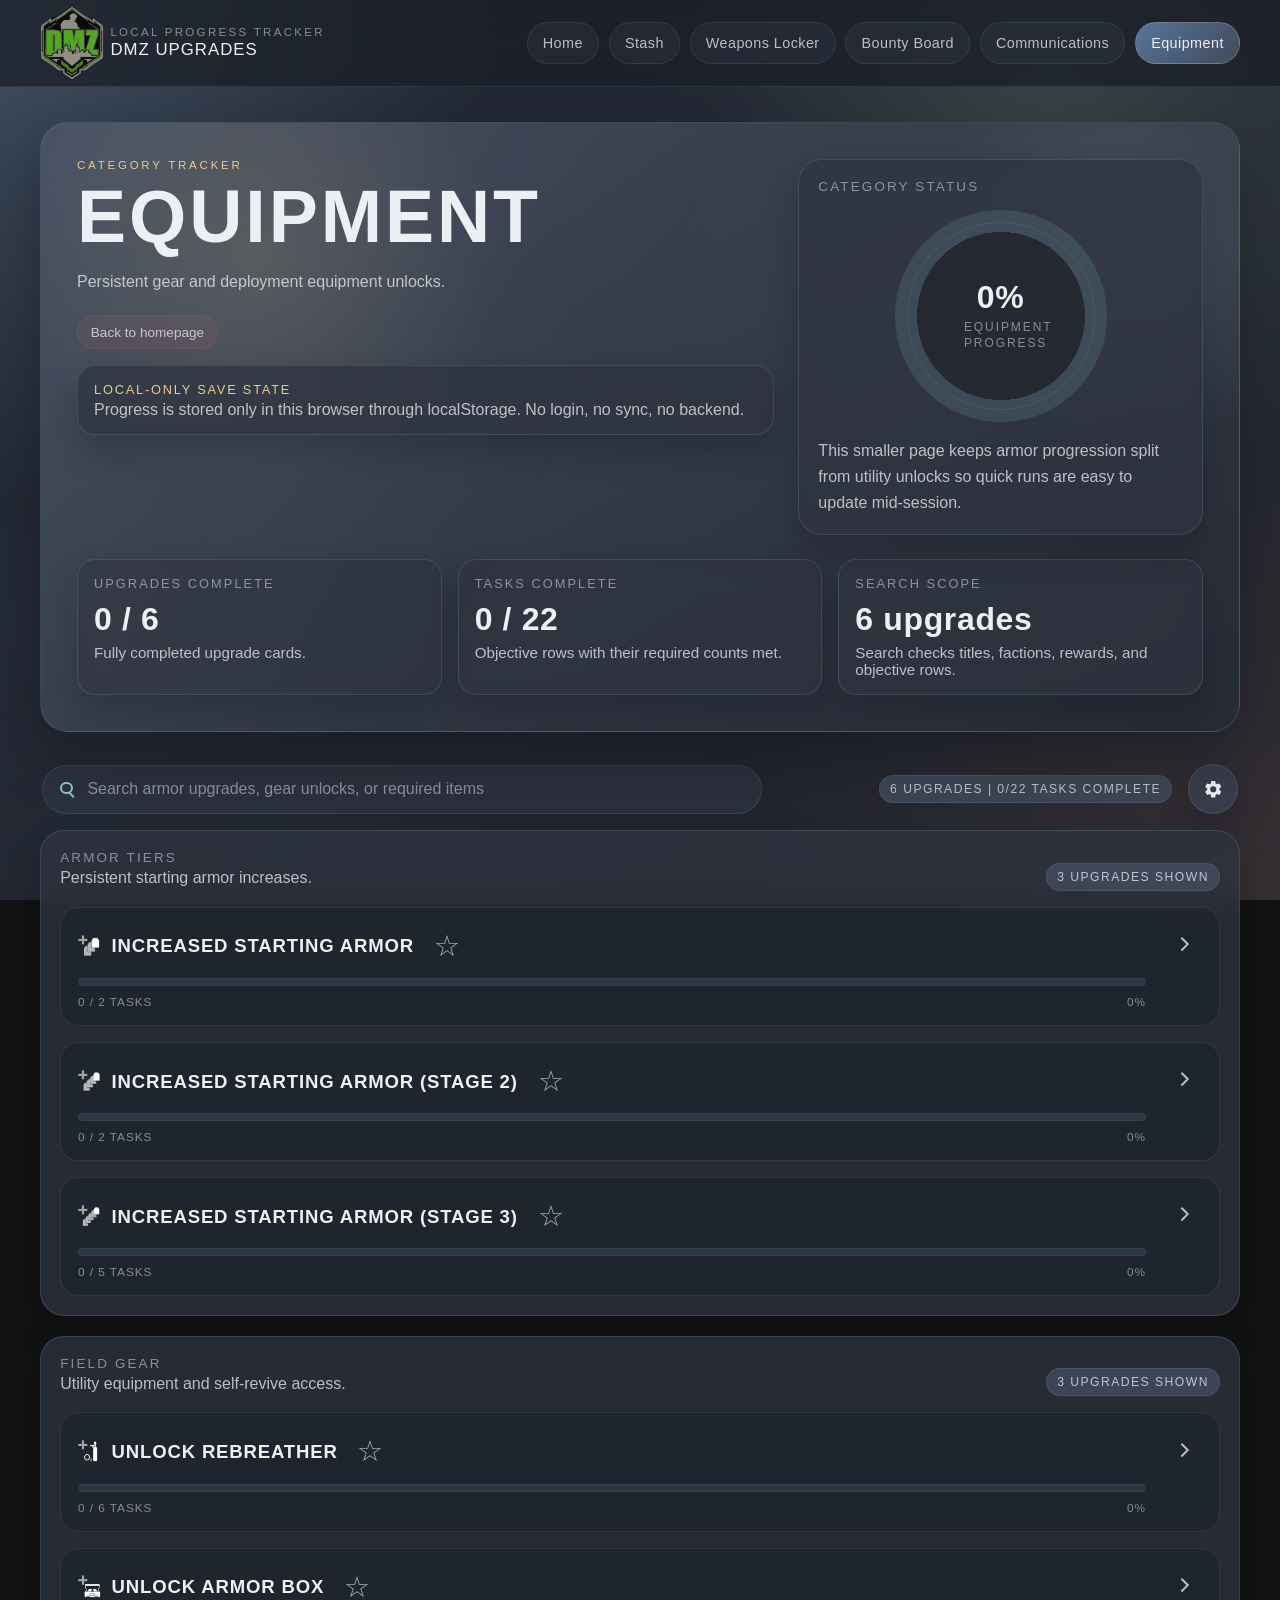
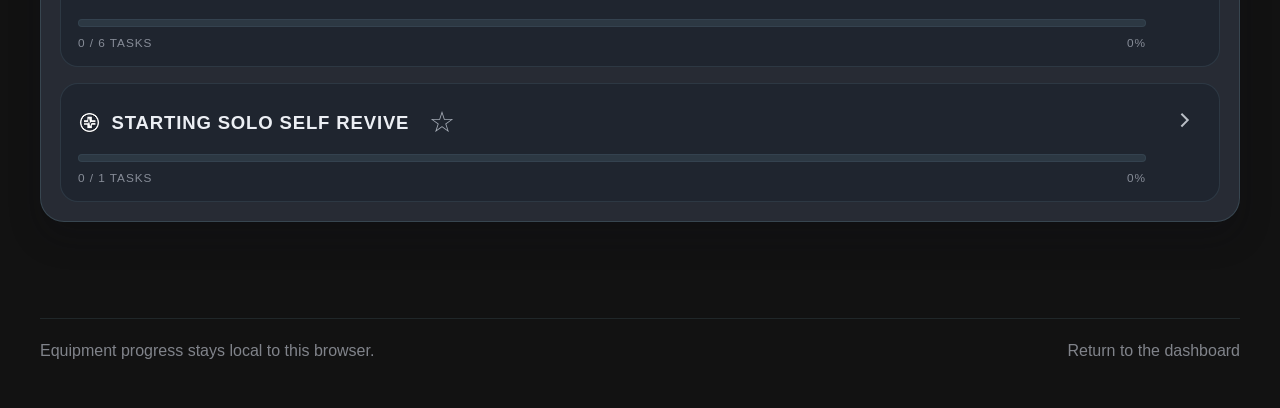
<file: equipment.html>
<!doctype html>
<html lang="en">
  <head>
    <meta charset="utf-8">
    <meta name="viewport" content="width=device-width, initial-scale=1">
    <title>Equipment | DMZ Tracker</title>
    <meta name="description" content="Track DMZ equipment upgrades locally in your browser.">
    <link rel="icon" type="image/png" href="./assets/images/dmz-logo-cropped.png">
    <link rel="stylesheet" href="./assets/styles.css">
    <script src="./assets/data/dmz-upgrades.js" defer></script>
    <script src="./assets/js/storage.js" defer></script>
    <script src="./assets/js/shared.js" defer></script>
    <script src="./assets/js/settings.js" defer></script>
    <script src="./assets/js/category.js" defer></script>
  </head>
  <body data-page="category" data-category="equipment">
    <div class="site-shell">
      <header class="site-header">
        <div class="shell-inner site-header__bar">
          <a class="brand" href="./index.html">
            <div class="brand__mark"><img src="./assets/images/dmz-logo-cropped.png" alt=""></div>
            <div>
              <p class="brand__eyebrow">Local progress tracker</p>
              <p class="brand__title">DMZ Upgrades</p>
            </div>
          </a>
          <nav class="site-nav" aria-label="Primary">
            <a class="site-nav__link" href="./index.html">Home</a>
            <a class="site-nav__link" href="./stash.html">Stash</a>
            <a class="site-nav__link" href="./weapons-locker.html">Weapons Locker</a>
            <a class="site-nav__link" href="./bounty-board.html">Bounty Board</a>
            <a class="site-nav__link" href="./communications.html">Communications</a>
            <a class="site-nav__link is-active" href="./equipment.html">Equipment</a>
          </nav>
        </div>
      </header>

      <main class="page">
        <div class="shell-inner">
          <section class="hero">
            <div class="hero__grid">
              <div>
                <p class="eyebrow">Category tracker</p>
                <h1 id="categoryTitle" class="hero__title">Equipment</h1>
                <p id="categoryCopy" class="hero__copy"></p>
                <div class="hero__note"><a href="./index.html">Back to homepage</a></div>
                <div id="storageNotice"></div>
              </div>
              <aside class="hero__panel">
                <p class="hero__panel-title">Category status</p>
                <div id="categoryMeter" class="meter"></div>
                <p class="hero__panel-copy">This smaller page keeps armor progression split from utility unlocks so quick runs are easy to update mid-session.</p>
              </aside>
            </div>
            <div id="categoryMetrics" class="metric-grid"></div>
          </section>

          <div class="toolbar">
            <div class="toolbar__group">
              <label class="search-field" for="categorySearch">
                <span class="search-field__icon" aria-hidden="true"></span>
                <span class="visually-hidden">Search equipment upgrades</span>
                <input id="categorySearch" type="search" placeholder="Search armor upgrades, gear unlocks, or required items">
              </label>
            </div>
            <div class="toolbar__group">
              <span id="filterMeta" class="chip"></span>
              <button id="settingsButton" class="settings-trigger" type="button" aria-label="Open progress settings" aria-controls="settingsDialog" aria-haspopup="dialog">
                <span class="settings-trigger__icon" aria-hidden="true">
                  <svg viewBox="0 0 24 24" focusable="false">
                    <path d="M19.14 12.94c.04-.31.06-.63.06-.94s-.02-.63-.06-.94l2.03-1.58a.48.48 0 0 0 .11-.61l-1.92-3.32a.49.49 0 0 0-.58-.22l-2.39.96a7.03 7.03 0 0 0-1.63-.94L14.4 2.8a.49.49 0 0 0-.48-.38h-3.84a.49.49 0 0 0-.48.38l-.36 2.55c-.58.23-1.13.54-1.63.94l-2.39-.96a.49.49 0 0 0-.58.22L2.72 8.87a.48.48 0 0 0 .11.61l2.03 1.58c-.04.31-.06.63-.06.94s.02.63.06.94l-2.03 1.58a.48.48 0 0 0-.11.61l1.92 3.32c.13.22.39.31.58.22l2.39-.96c.5.4 1.05.72 1.63.94l.36 2.55c.04.24.24.38.48.38h3.84c.24 0 .44-.14.48-.38l.36-2.55c.58-.23 1.13-.54 1.63-.94l2.39.96c.19.09.45 0 .58-.22l1.92-3.32a.48.48 0 0 0-.11-.61l-2.03-1.58ZM12 15.6A3.6 3.6 0 1 1 12 8.4a3.6 3.6 0 0 1 0 7.2Z"></path>
                  </svg>
                </span>
              </button>
            </div>
          </div>

          <section id="categoryGroups" class="group-stack"></section>

          <noscript class="no-script">This tracker needs JavaScript to render the data and save your local progress.</noscript>
        </div>
      </main>

      <footer class="footer">
        <div class="shell-inner footer__inner">
          <div>Equipment progress stays local to this browser.</div>
          <div><a href="./index.html">Return to the dashboard</a></div>
        </div>
      </footer>
    </div>
  </body>
</html>
</file>
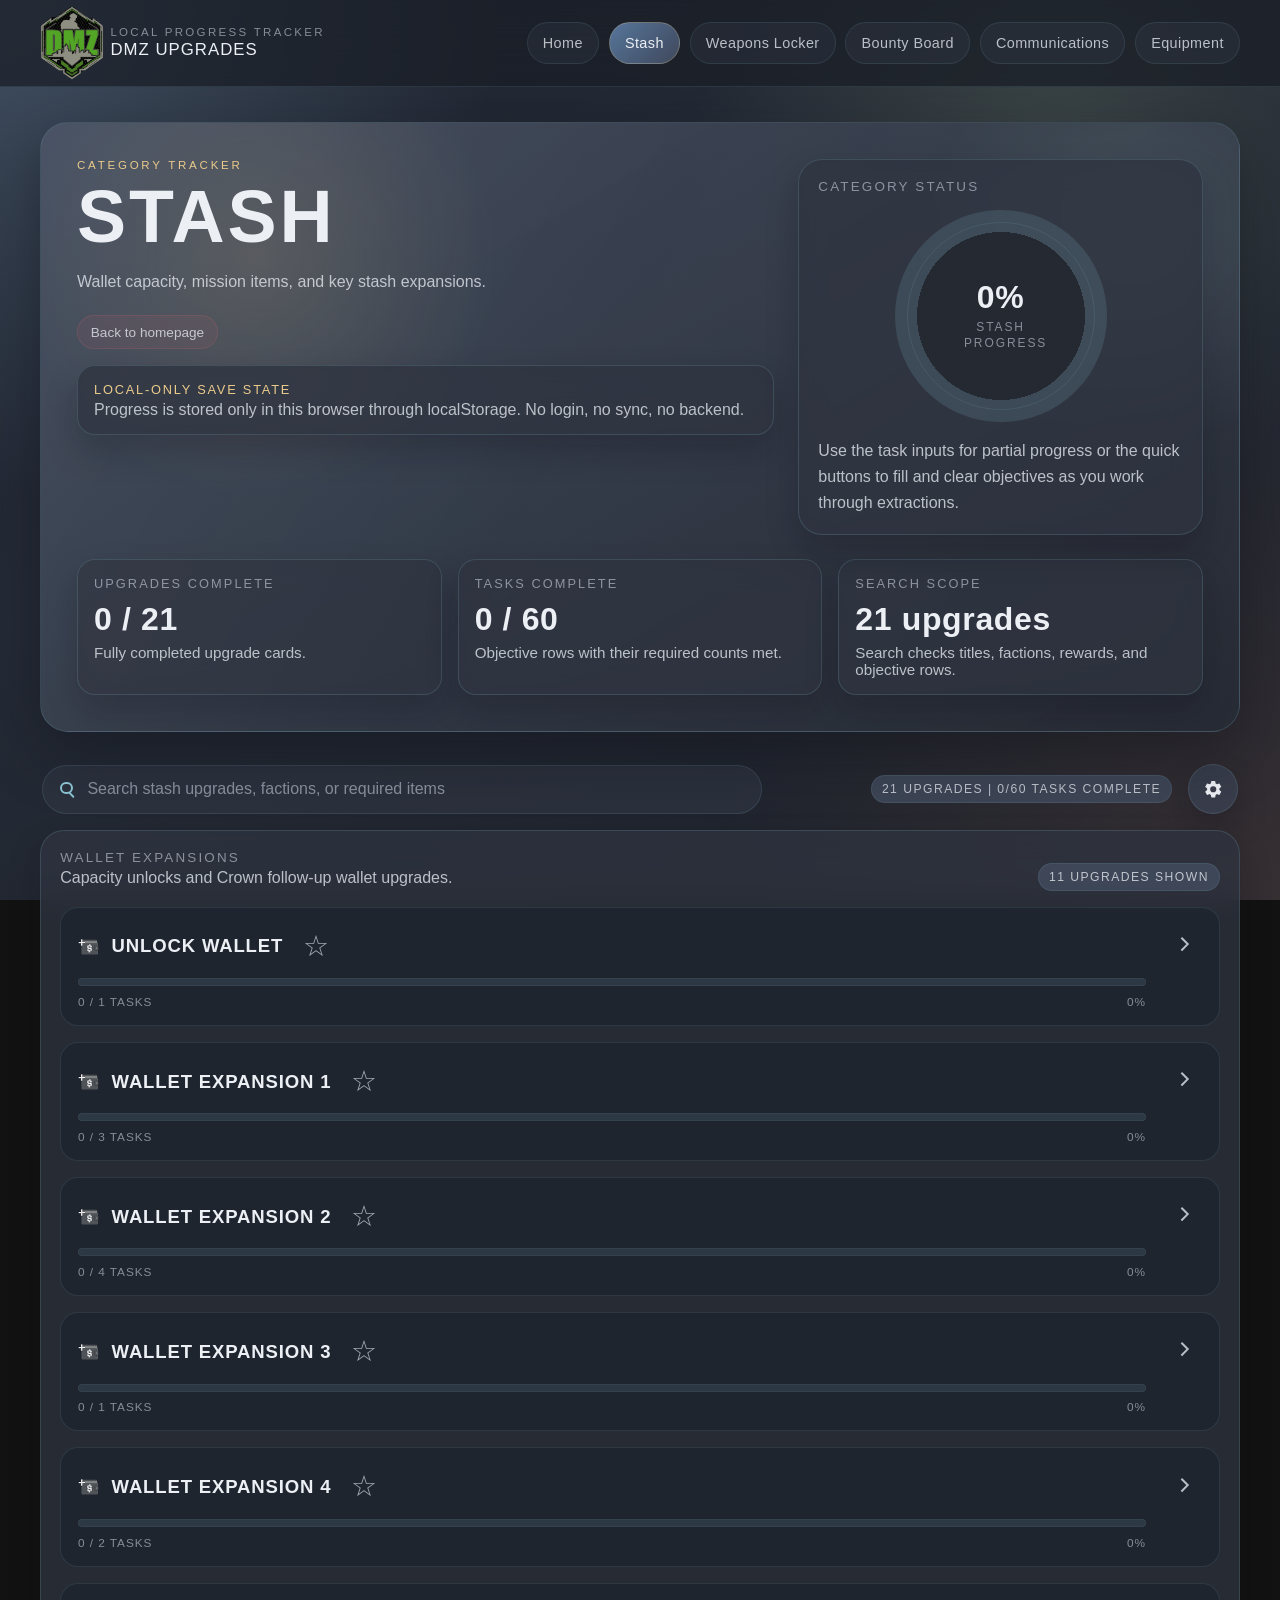
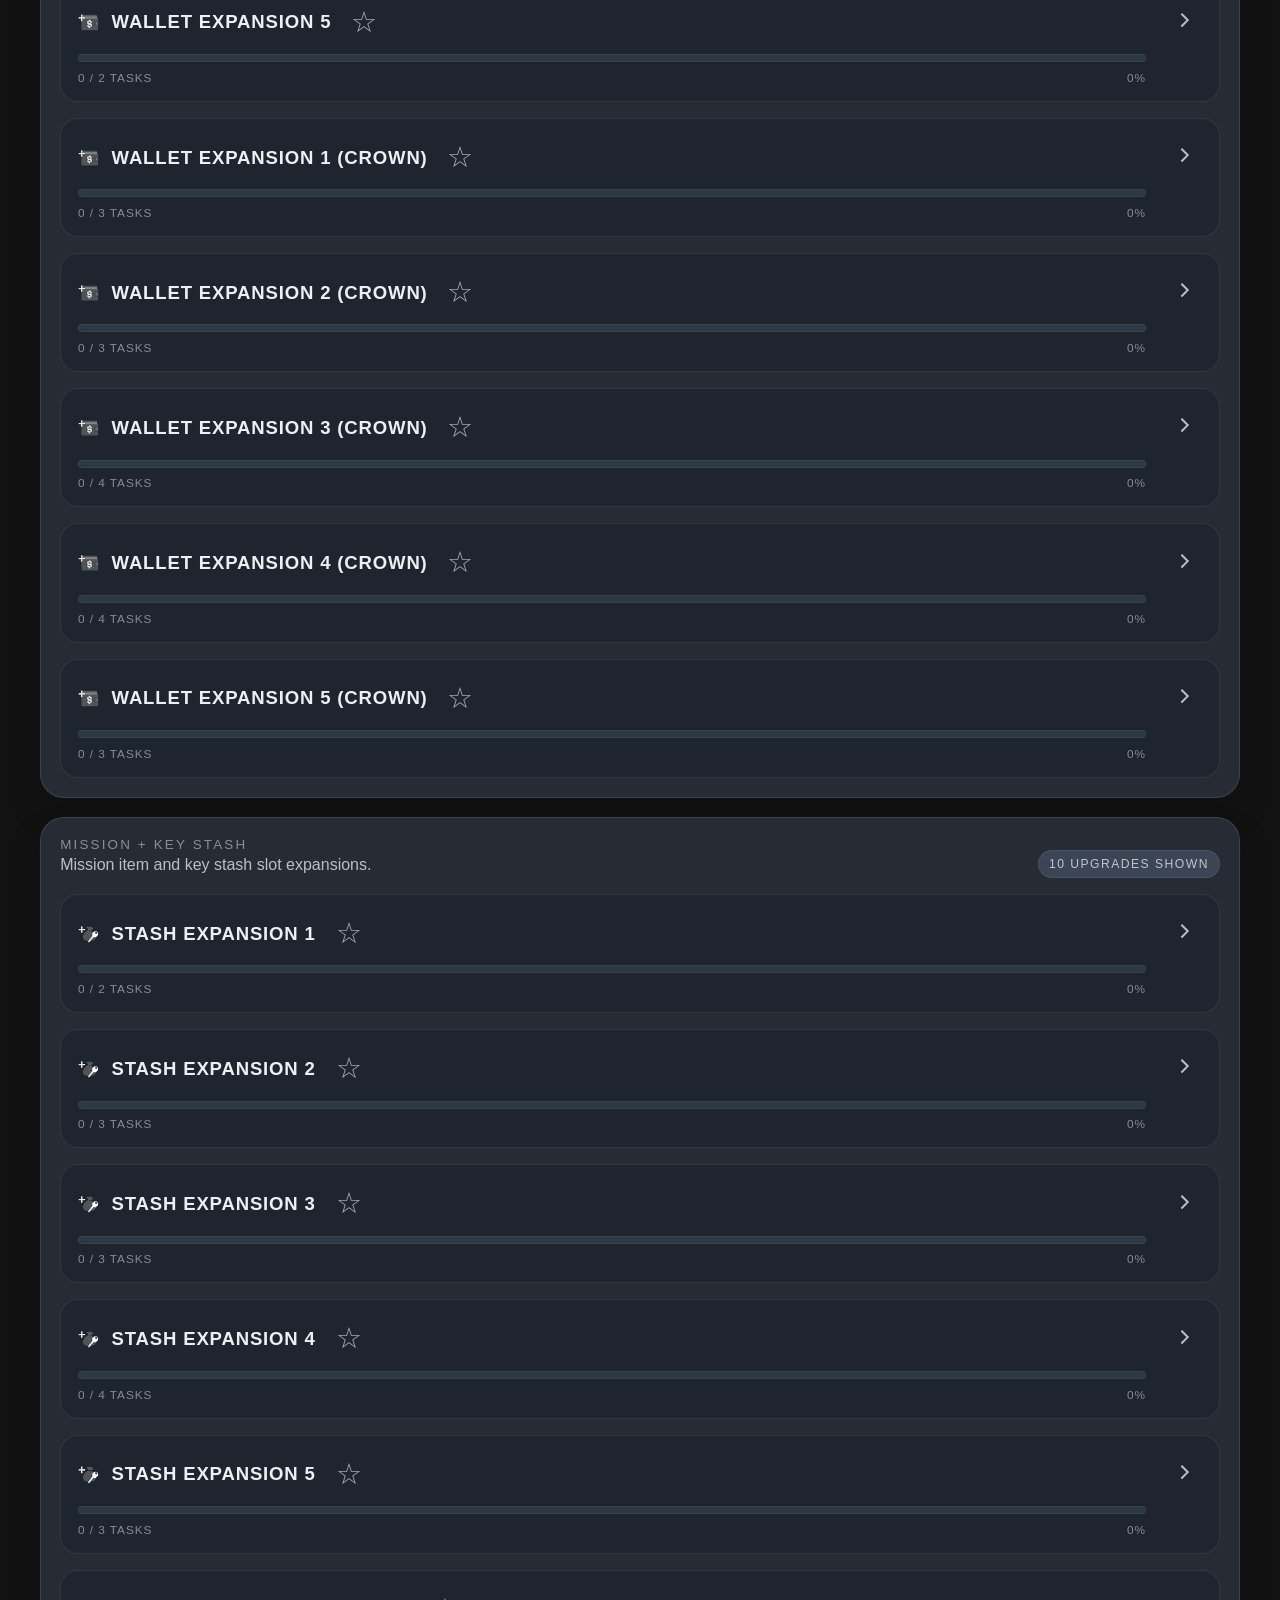
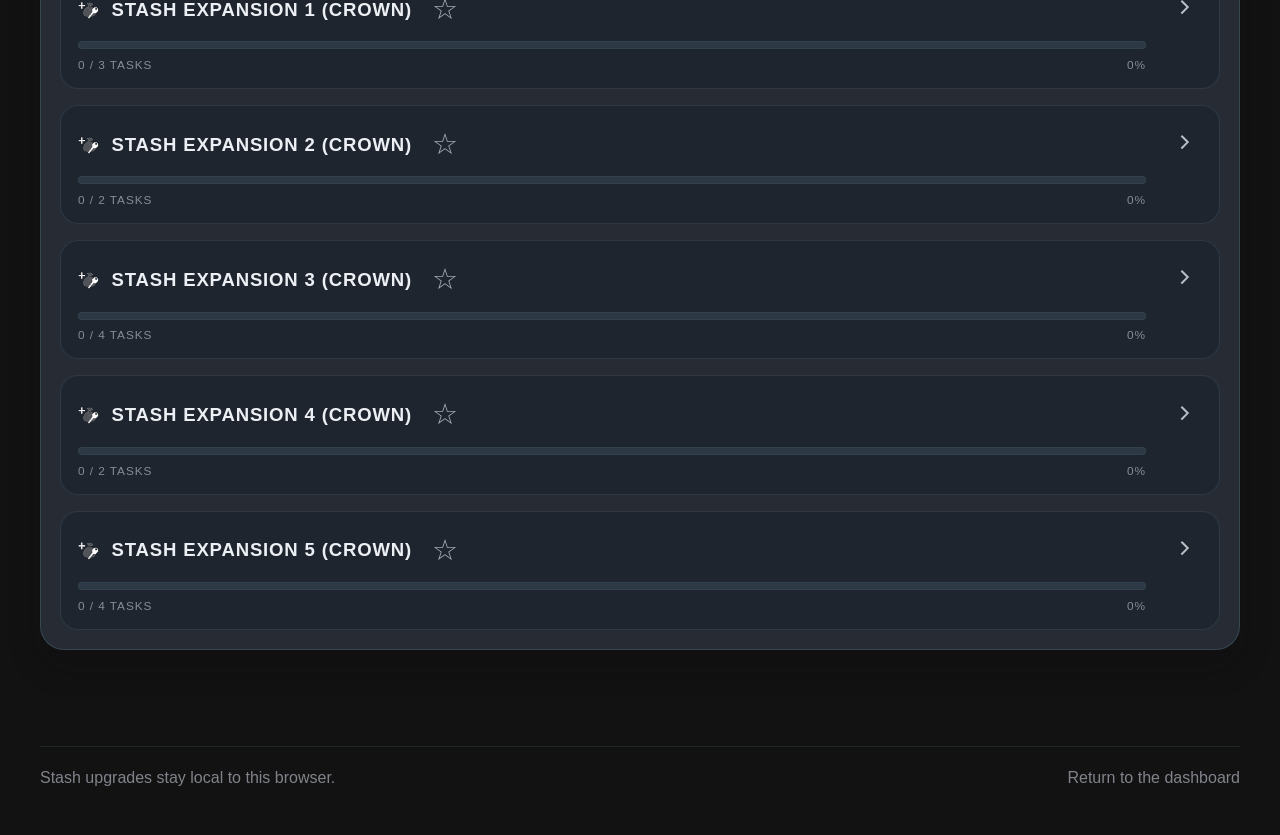
<file: stash.html>
<!doctype html>
<html lang="en">
  <head>
    <meta charset="utf-8">
    <meta name="viewport" content="width=device-width, initial-scale=1">
    <title>Stash | DMZ Tracker</title>
    <meta name="description" content="Track DMZ stash and wallet upgrades locally in your browser.">
    <link rel="icon" type="image/png" href="./assets/images/dmz-logo-cropped.png">
    <link rel="stylesheet" href="./assets/styles.css">
    <script src="./assets/data/dmz-upgrades.js" defer></script>
    <script src="./assets/js/storage.js" defer></script>
    <script src="./assets/js/shared.js" defer></script>
    <script src="./assets/js/settings.js" defer></script>
    <script src="./assets/js/category.js" defer></script>
  </head>
  <body data-page="category" data-category="stash">
    <div class="site-shell">
      <header class="site-header">
        <div class="shell-inner site-header__bar">
          <a class="brand" href="./index.html">
            <div class="brand__mark"><img src="./assets/images/dmz-logo-cropped.png" alt=""></div>
            <div>
              <p class="brand__eyebrow">Local progress tracker</p>
              <p class="brand__title">DMZ Upgrades</p>
            </div>
          </a>
          <nav class="site-nav" aria-label="Primary">
            <a class="site-nav__link" href="./index.html">Home</a>
            <a class="site-nav__link is-active" href="./stash.html">Stash</a>
            <a class="site-nav__link" href="./weapons-locker.html">Weapons Locker</a>
            <a class="site-nav__link" href="./bounty-board.html">Bounty Board</a>
            <a class="site-nav__link" href="./communications.html">Communications</a>
            <a class="site-nav__link" href="./equipment.html">Equipment</a>
          </nav>
        </div>
      </header>

      <main class="page">
        <div class="shell-inner">
          <section class="hero">
            <div class="hero__grid">
              <div>
                <p class="eyebrow">Category tracker</p>
                <h1 id="categoryTitle" class="hero__title">Stash</h1>
                <p id="categoryCopy" class="hero__copy"></p>
                <div class="hero__note"><a href="./index.html">Back to homepage</a></div>
                <div id="storageNotice"></div>
              </div>
              <aside class="hero__panel">
                <p class="hero__panel-title">Category status</p>
                <div id="categoryMeter" class="meter"></div>
                <p class="hero__panel-copy">Use the task inputs for partial progress or the quick buttons to fill and clear objectives as you work through extractions.</p>
              </aside>
            </div>
            <div id="categoryMetrics" class="metric-grid"></div>
          </section>

          <div class="toolbar">
            <div class="toolbar__group">
              <label class="search-field" for="categorySearch">
                <span class="search-field__icon" aria-hidden="true"></span>
                <span class="visually-hidden">Search stash upgrades</span>
                <input id="categorySearch" type="search" placeholder="Search stash upgrades, factions, or required items">
              </label>
            </div>
            <div class="toolbar__group">
              <span id="filterMeta" class="chip"></span>
              <button id="settingsButton" class="settings-trigger" type="button" aria-label="Open progress settings" aria-controls="settingsDialog" aria-haspopup="dialog">
                <span class="settings-trigger__icon" aria-hidden="true">
                  <svg viewBox="0 0 24 24" focusable="false">
                    <path d="M19.14 12.94c.04-.31.06-.63.06-.94s-.02-.63-.06-.94l2.03-1.58a.48.48 0 0 0 .11-.61l-1.92-3.32a.49.49 0 0 0-.58-.22l-2.39.96a7.03 7.03 0 0 0-1.63-.94L14.4 2.8a.49.49 0 0 0-.48-.38h-3.84a.49.49 0 0 0-.48.38l-.36 2.55c-.58.23-1.13.54-1.63.94l-2.39-.96a.49.49 0 0 0-.58.22L2.72 8.87a.48.48 0 0 0 .11.61l2.03 1.58c-.04.31-.06.63-.06.94s.02.63.06.94l-2.03 1.58a.48.48 0 0 0-.11.61l1.92 3.32c.13.22.39.31.58.22l2.39-.96c.5.4 1.05.72 1.63.94l.36 2.55c.04.24.24.38.48.38h3.84c.24 0 .44-.14.48-.38l.36-2.55c.58-.23 1.13-.54 1.63-.94l2.39.96c.19.09.45 0 .58-.22l1.92-3.32a.48.48 0 0 0-.11-.61l-2.03-1.58ZM12 15.6A3.6 3.6 0 1 1 12 8.4a3.6 3.6 0 0 1 0 7.2Z"></path>
                  </svg>
                </span>
              </button>
            </div>
          </div>

          <section id="categoryGroups" class="group-stack"></section>

          <noscript class="no-script">This tracker needs JavaScript to render the data and save your local progress.</noscript>
        </div>
      </main>

      <footer class="footer">
        <div class="shell-inner footer__inner">
          <div>Stash upgrades stay local to this browser.</div>
          <div><a href="./index.html">Return to the dashboard</a></div>
        </div>
      </footer>
    </div>
  </body>
</html>
</file>
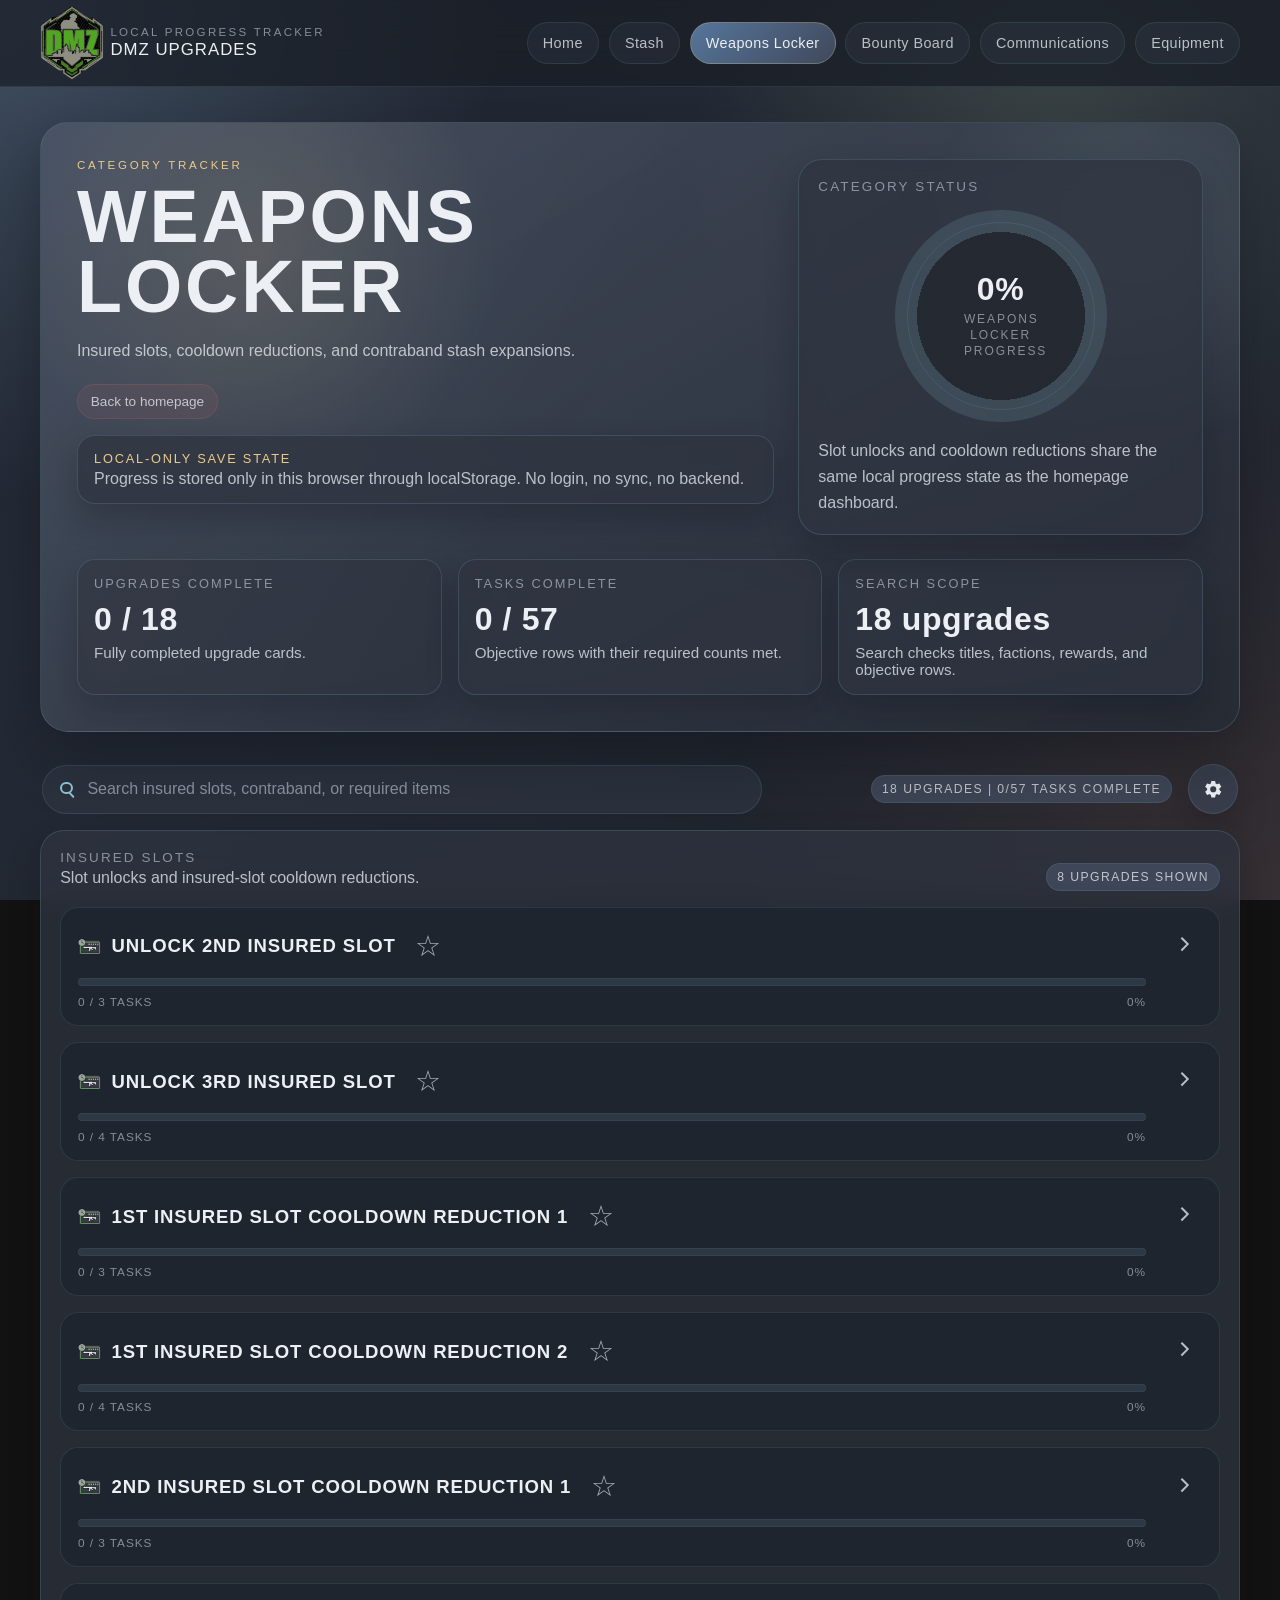
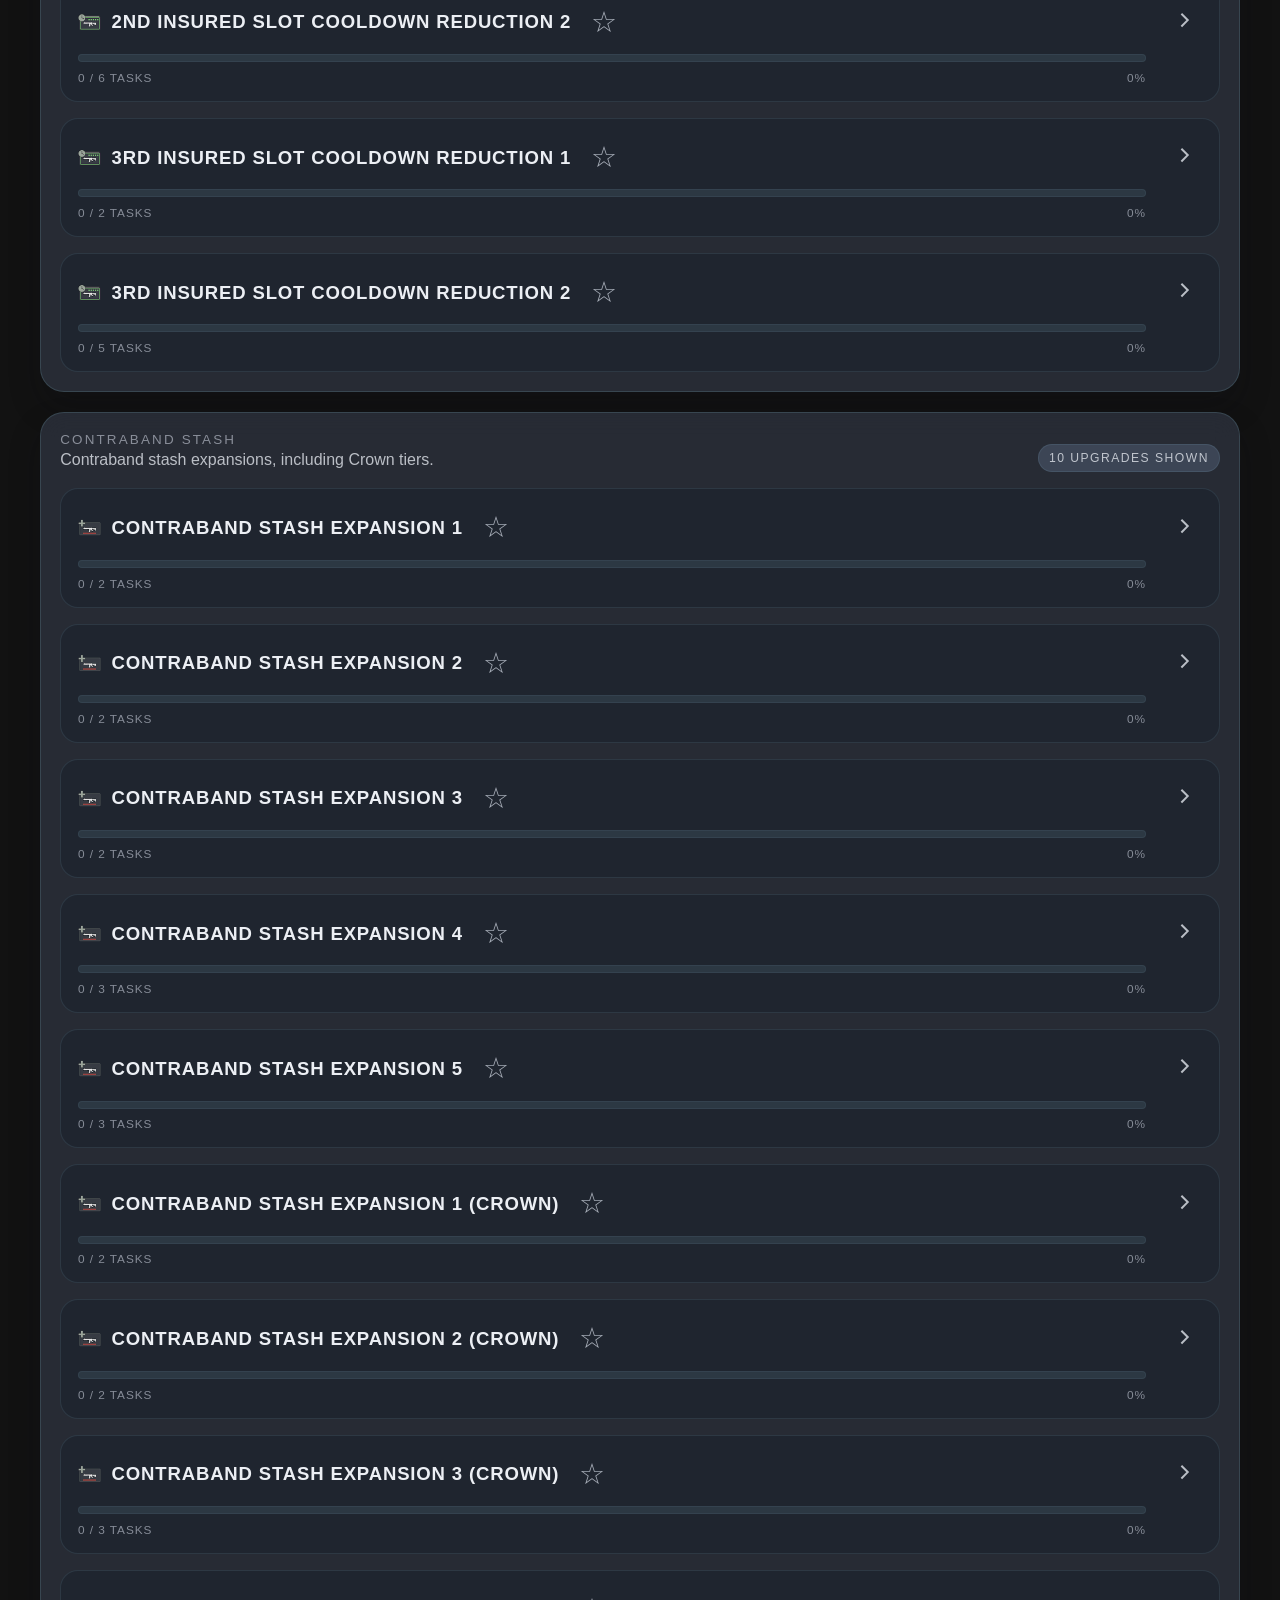
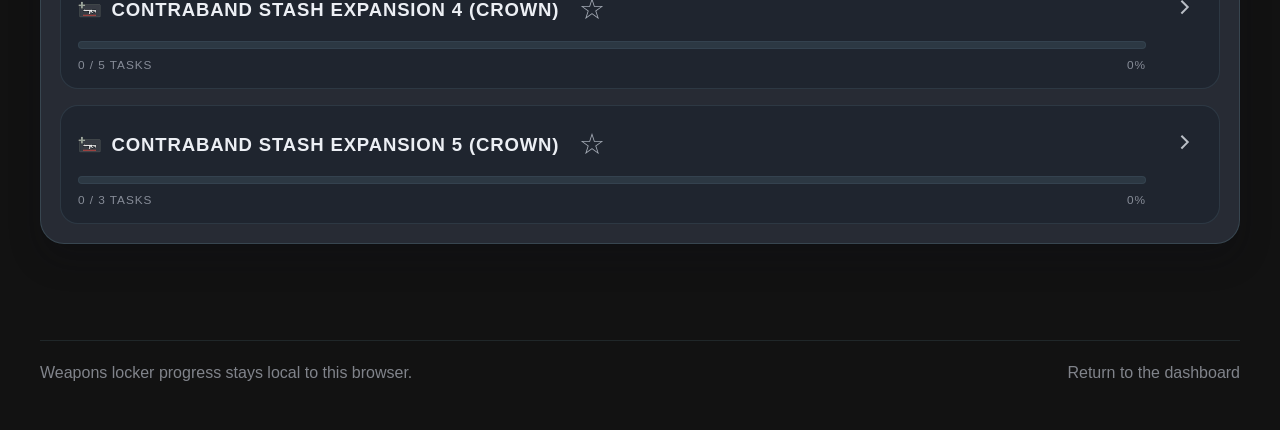
<file: weapons-locker.html>
<!doctype html>
<html lang="en">
  <head>
    <meta charset="utf-8">
    <meta name="viewport" content="width=device-width, initial-scale=1">
    <title>Weapons Locker | DMZ Tracker</title>
    <meta name="description" content="Track DMZ weapons locker upgrades locally in your browser.">
    <link rel="icon" type="image/png" href="./assets/images/dmz-logo-cropped.png">
    <link rel="stylesheet" href="./assets/styles.css">
    <script src="./assets/data/dmz-upgrades.js" defer></script>
    <script src="./assets/js/storage.js" defer></script>
    <script src="./assets/js/shared.js" defer></script>
    <script src="./assets/js/settings.js" defer></script>
    <script src="./assets/js/category.js" defer></script>
  </head>
  <body data-page="category" data-category="weapons-locker">
    <div class="site-shell">
      <header class="site-header">
        <div class="shell-inner site-header__bar">
          <a class="brand" href="./index.html">
            <div class="brand__mark"><img src="./assets/images/dmz-logo-cropped.png" alt=""></div>
            <div>
              <p class="brand__eyebrow">Local progress tracker</p>
              <p class="brand__title">DMZ Upgrades</p>
            </div>
          </a>
          <nav class="site-nav" aria-label="Primary">
            <a class="site-nav__link" href="./index.html">Home</a>
            <a class="site-nav__link" href="./stash.html">Stash</a>
            <a class="site-nav__link is-active" href="./weapons-locker.html">Weapons Locker</a>
            <a class="site-nav__link" href="./bounty-board.html">Bounty Board</a>
            <a class="site-nav__link" href="./communications.html">Communications</a>
            <a class="site-nav__link" href="./equipment.html">Equipment</a>
          </nav>
        </div>
      </header>

      <main class="page">
        <div class="shell-inner">
          <section class="hero">
            <div class="hero__grid">
              <div>
                <p class="eyebrow">Category tracker</p>
                <h1 id="categoryTitle" class="hero__title">Weapons Locker</h1>
                <p id="categoryCopy" class="hero__copy"></p>
                <div class="hero__note"><a href="./index.html">Back to homepage</a></div>
                <div id="storageNotice"></div>
              </div>
              <aside class="hero__panel">
                <p class="hero__panel-title">Category status</p>
                <div id="categoryMeter" class="meter"></div>
                <p class="hero__panel-copy">Slot unlocks and cooldown reductions share the same local progress state as the homepage dashboard.</p>
              </aside>
            </div>
            <div id="categoryMetrics" class="metric-grid"></div>
          </section>

          <div class="toolbar">
            <div class="toolbar__group">
              <label class="search-field" for="categorySearch">
                <span class="search-field__icon" aria-hidden="true"></span>
                <span class="visually-hidden">Search weapons locker upgrades</span>
                <input id="categorySearch" type="search" placeholder="Search insured slots, contraband, or required items">
              </label>
            </div>
            <div class="toolbar__group">
              <span id="filterMeta" class="chip"></span>
              <button id="settingsButton" class="settings-trigger" type="button" aria-label="Open progress settings" aria-controls="settingsDialog" aria-haspopup="dialog">
                <span class="settings-trigger__icon" aria-hidden="true">
                  <svg viewBox="0 0 24 24" focusable="false">
                    <path d="M19.14 12.94c.04-.31.06-.63.06-.94s-.02-.63-.06-.94l2.03-1.58a.48.48 0 0 0 .11-.61l-1.92-3.32a.49.49 0 0 0-.58-.22l-2.39.96a7.03 7.03 0 0 0-1.63-.94L14.4 2.8a.49.49 0 0 0-.48-.38h-3.84a.49.49 0 0 0-.48.38l-.36 2.55c-.58.23-1.13.54-1.63.94l-2.39-.96a.49.49 0 0 0-.58.22L2.72 8.87a.48.48 0 0 0 .11.61l2.03 1.58c-.04.31-.06.63-.06.94s.02.63.06.94l-2.03 1.58a.48.48 0 0 0-.11.61l1.92 3.32c.13.22.39.31.58.22l2.39-.96c.5.4 1.05.72 1.63.94l.36 2.55c.04.24.24.38.48.38h3.84c.24 0 .44-.14.48-.38l.36-2.55c.58-.23 1.13-.54 1.63-.94l2.39.96c.19.09.45 0 .58-.22l1.92-3.32a.48.48 0 0 0-.11-.61l-2.03-1.58ZM12 15.6A3.6 3.6 0 1 1 12 8.4a3.6 3.6 0 0 1 0 7.2Z"></path>
                  </svg>
                </span>
              </button>
            </div>
          </div>

          <section id="categoryGroups" class="group-stack"></section>

          <noscript class="no-script">This tracker needs JavaScript to render the data and save your local progress.</noscript>
        </div>
      </main>

      <footer class="footer">
        <div class="shell-inner footer__inner">
          <div>Weapons locker progress stays local to this browser.</div>
          <div><a href="./index.html">Return to the dashboard</a></div>
        </div>
      </footer>
    </div>
  </body>
</html>
</file>
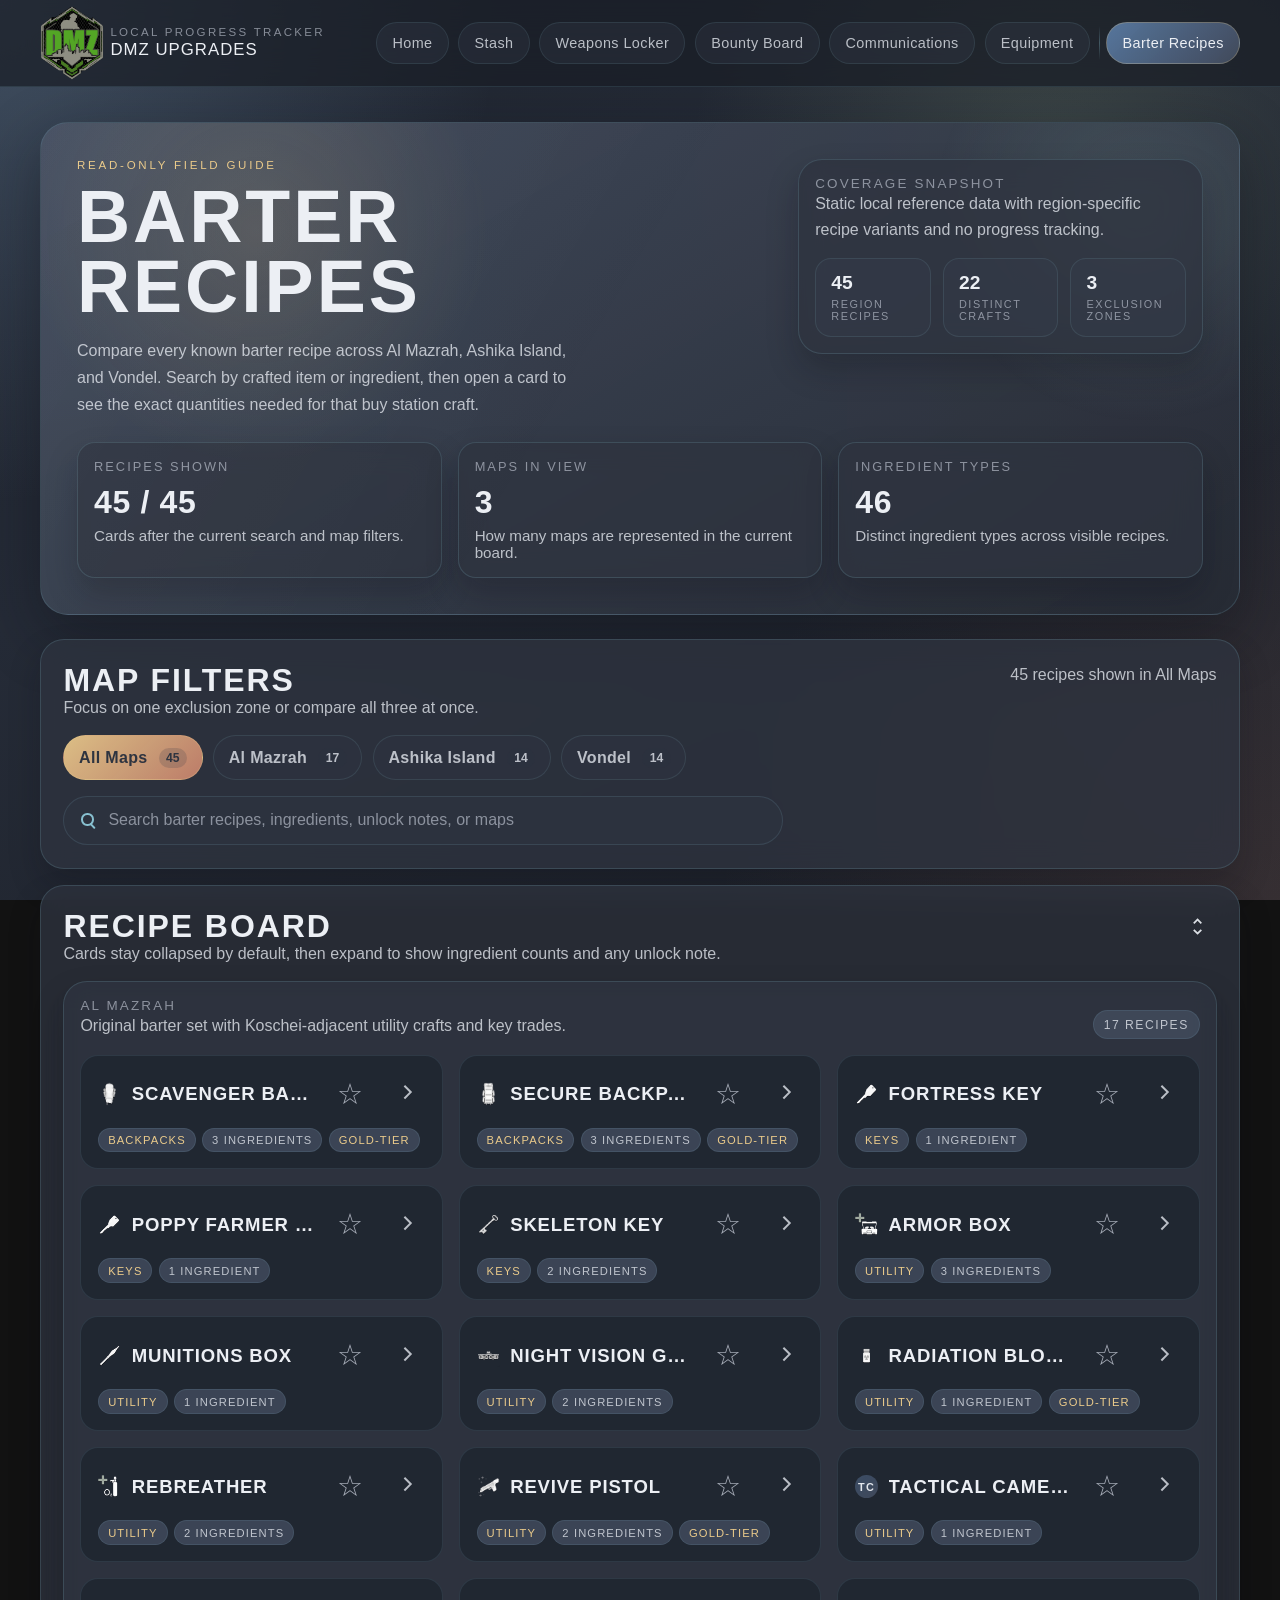
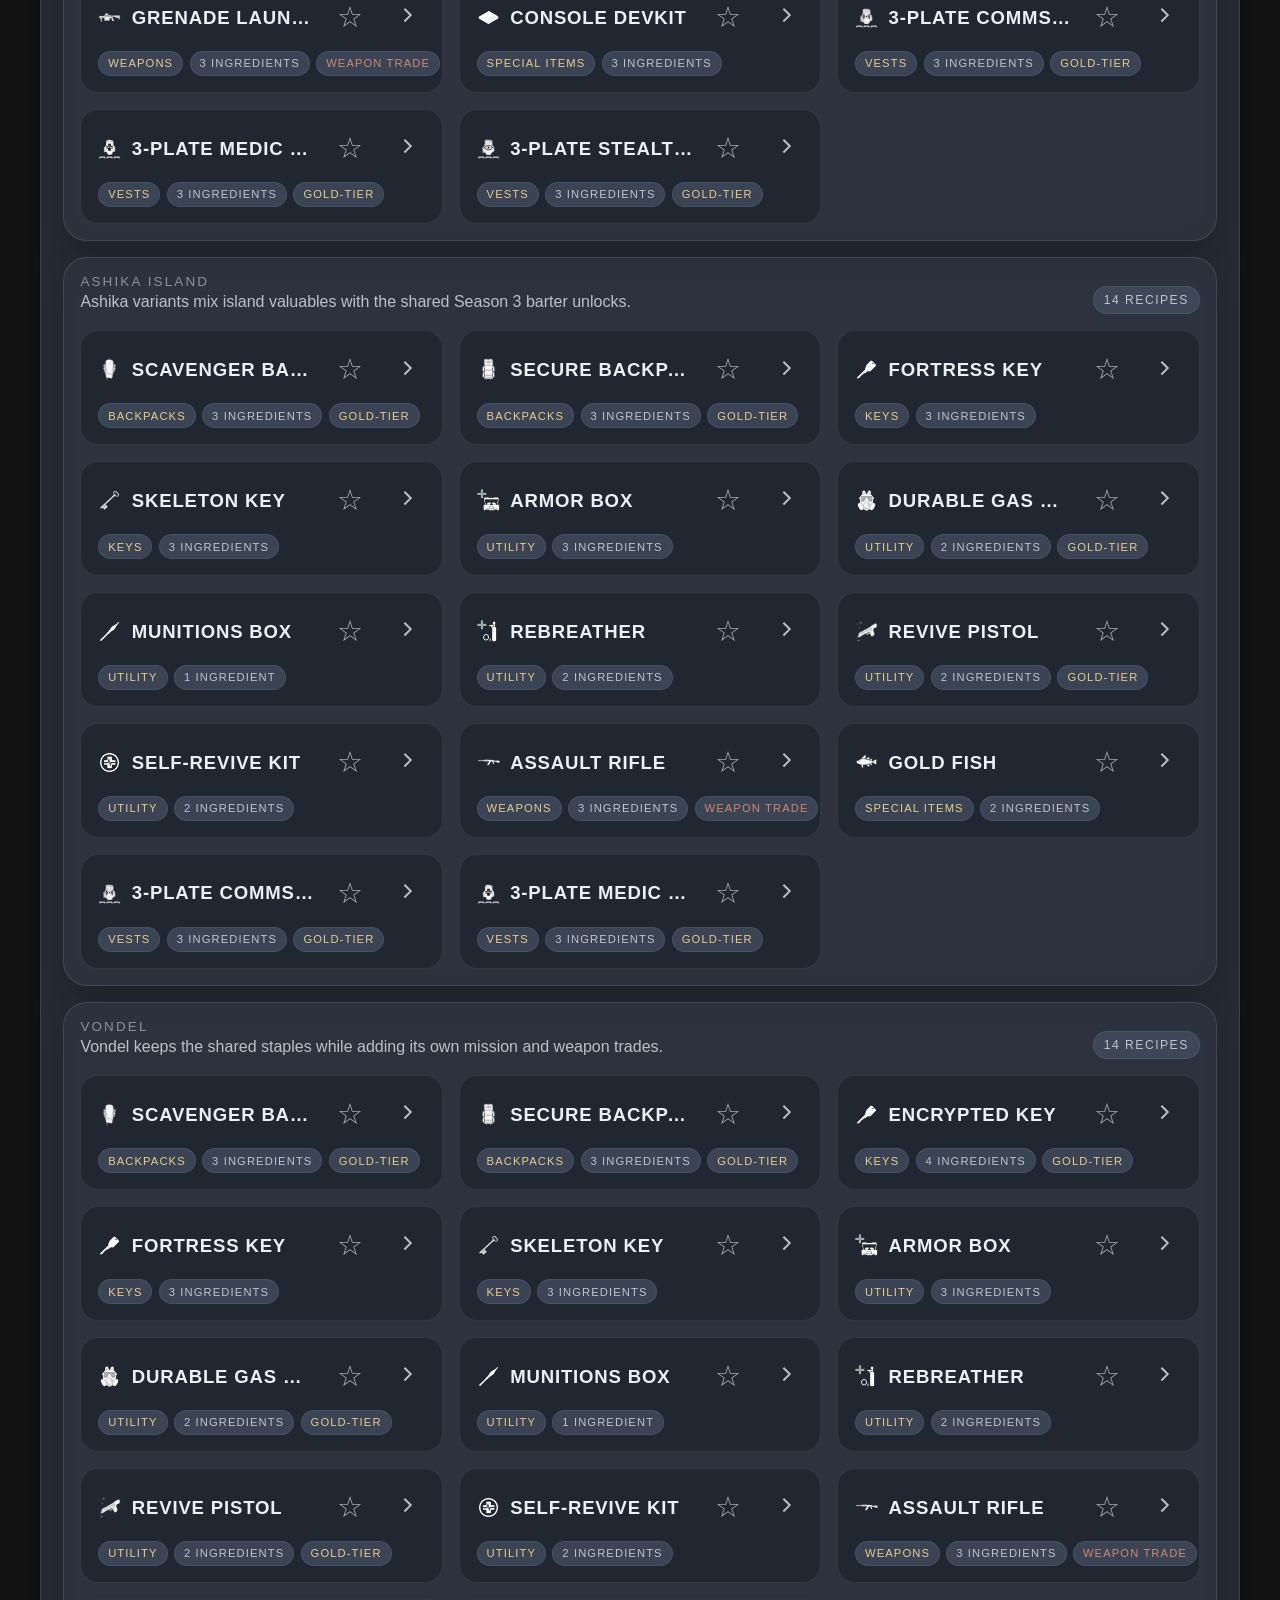
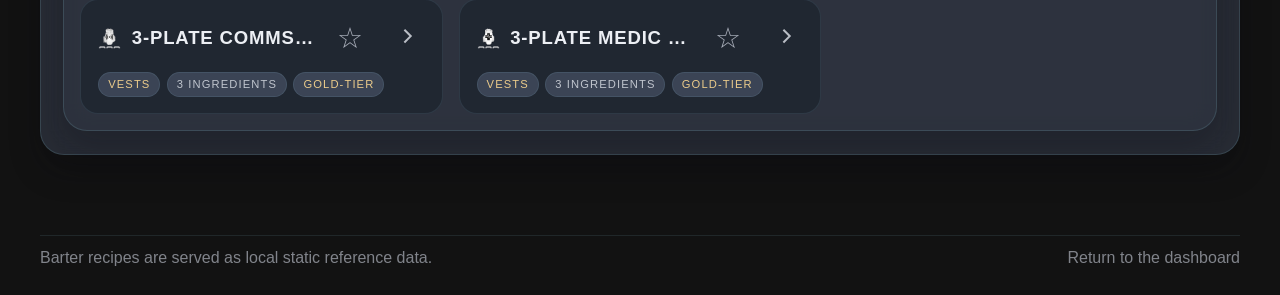
<file: docs/barter-recipes.html>
<!doctype html>
<html lang="en">
  <head>
    <meta charset="utf-8">
    <meta name="viewport" content="width=device-width, initial-scale=1">
    <title>Barter Recipes | DMZ Tracker</title>
    <meta name="description" content="Browse DMZ barter recipes by region and ingredient from a static local reference page.">
    <link rel="icon" type="image/png" href="./assets/images/dmz-logo-cropped.png">
    <link rel="stylesheet" href="./assets/styles.css">
    <script src="./assets/data/dmz-barter-recipes.js" defer></script>
    <script src="./assets/js/storage.js" defer></script>
    <script src="./assets/js/shared.js" defer></script>
    <script src="./assets/js/barter-recipes.js" defer></script>
  </head>
  <body data-page="barter-recipes">
    <div class="site-shell">
      <header class="site-header">
        <div class="shell-inner site-header__bar">
          <a class="brand" href="./index.html">
            <div class="brand__mark"><img src="./assets/images/dmz-logo-cropped.png" alt=""></div>
            <div>
              <p class="brand__eyebrow">Local progress tracker</p>
              <p class="brand__title">DMZ Upgrades</p>
            </div>
          </a>
          <nav class="site-nav" aria-label="Primary">
            <a class="site-nav__link" href="./index.html">Home</a>
            <a class="site-nav__link" href="./stash.html">Stash</a>
            <a class="site-nav__link" href="./weapons-locker.html">Weapons Locker</a>
            <a class="site-nav__link" href="./bounty-board.html">Bounty Board</a>
            <a class="site-nav__link" href="./communications.html">Communications</a>
            <a class="site-nav__link" href="./equipment.html">Equipment</a>
            <a class="site-nav__link is-active" href="./barter-recipes.html">Barter Recipes</a>
          </nav>
        </div>
      </header>

      <main class="page">
        <div class="shell-inner">
          <section class="hero barter-hero">
            <div class="hero__grid">
              <div>
                <p class="eyebrow">Read-only field guide</p>
                <h1 class="hero__title">Barter Recipes</h1>
                <p class="hero__copy">Compare every known barter recipe across Al Mazrah, Ashika Island, and Vondel. Search by crafted item or ingredient, then open a card to see the exact quantities needed for that buy station craft.</p>
              </div>
              <aside class="hero__panel barter-hero__panel">
                <p class="hero__panel-title">Coverage snapshot</p>
                <p class="hero__panel-copy">Static local reference data with region-specific recipe variants and no progress tracking.</p>
                <div id="barterHeroSummary" class="barter-hero__summary"></div>
              </aside>
            </div>
            <div id="barterMetrics" class="metric-grid"></div>
          </section>

          <section class="panel barter-filters-panel">
            <div class="panel__header">
              <div>
                <h2 class="section-heading__title">Map filters</h2>
                <p class="section-heading__copy">Focus on one exclusion zone or compare all three at once.</p>
              </div>
              <p id="barterFilterMeta" class="panel__copy"></p>
            </div>
            <div id="barterRegionFilters" class="filter-chip-row" role="toolbar" aria-label="Barter recipe map filters"></div>
            <div class="barter-filters-panel__search">
              <label class="search-field" for="barterSearch">
                <span class="search-field__icon" aria-hidden="true"></span>
                <span class="visually-hidden">Search barter recipes</span>
                <input id="barterSearch" type="search" placeholder="Search barter recipes, ingredients, unlock notes, or maps">
              </label>
            </div>
          </section>

          <section class="panel barter-recipes-panel">
            <div class="panel__header">
              <div>
                <h2 class="section-heading__title">Recipe board</h2>
                <p class="section-heading__copy">Cards stay collapsed by default, then expand to show ingredient counts and any unlock note.</p>
              </div>
              <div class="panel__actions">
                <button id="toggleBarterCardsButton" class="settings-trigger toggle-details-button" type="button" aria-controls="barterGroups" aria-label="Expand all visible recipe cards" title="Expand all visible recipe cards" data-state="expand">
                  <span class="settings-trigger__icon toggle-details-button__icon" aria-hidden="true">
                    <svg viewBox="0 0 24 24" focusable="false">
                      <path class="toggle-details-button__icon-expand" d="M12 5.41 15.59 9 17 7.59 12 2.59 7 7.59 8.41 9 12 5.41Zm0 13.18L8.41 15 7 16.41l5 5 5-5L15.59 15 12 18.59Z"></path>
                      <path class="toggle-details-button__icon-collapse" d="M7.56994 5.00001L6.50928 6.06067L11.9999 11.5536L17.4906 6.06067L16.43 5.00001L11.9999 9.43186L7.56994 5.00001ZM16.4298 19L17.4905 17.9394L11.9999 12.4465L6.5094 17.9394L7.57006 19L11.9999 14.5683L16.4298 19Z"></path>
                    </svg>
                  </span>
                </button>
              </div>
            </div>
            <div id="barterGroups" class="group-stack"></div>
          </section>

          <noscript class="no-script">This reference page needs JavaScript to render the local barter dataset.</noscript>
        </div>
      </main>

      <footer class="footer">
        <div class="shell-inner footer__inner">
          <div>Barter recipes are served as local static reference data.</div>
          <div><a href="./index.html">Return to the dashboard</a></div>
        </div>
      </footer>
    </div>
  </body>
</html>
</file>
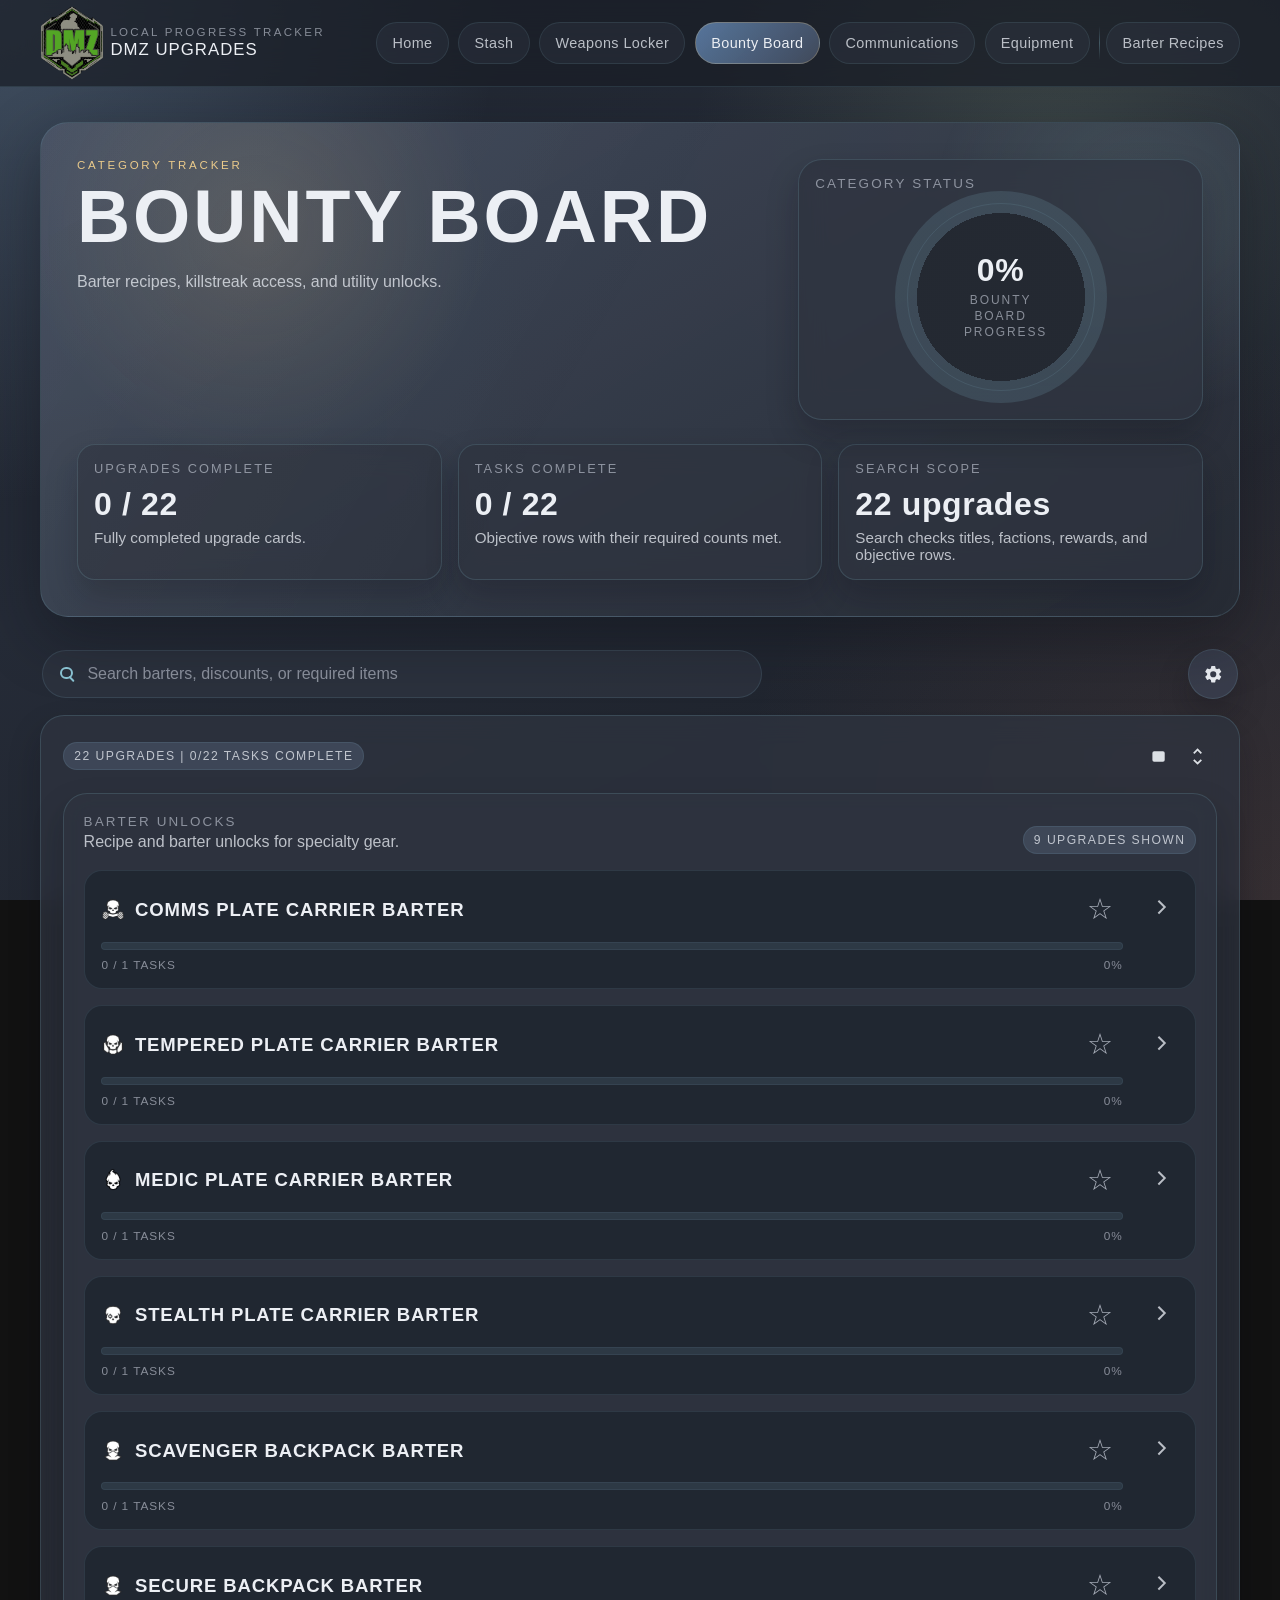
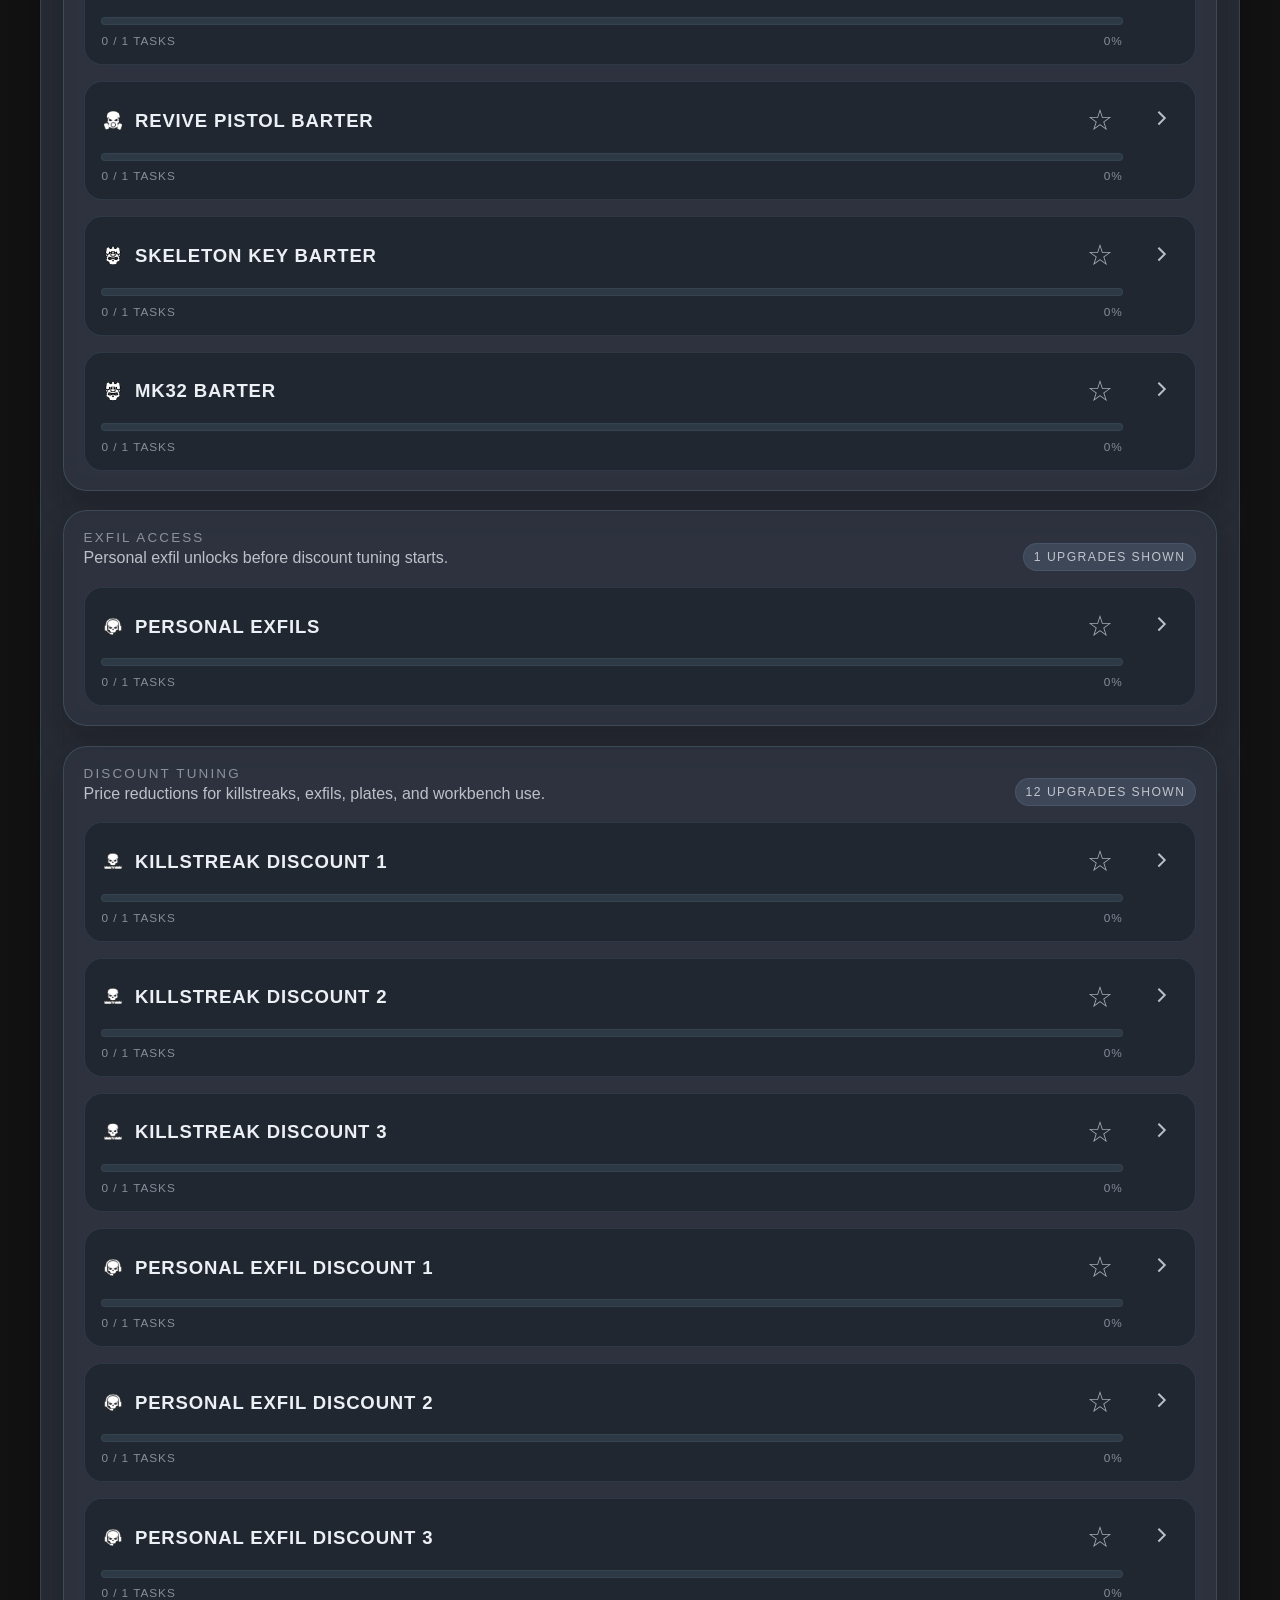
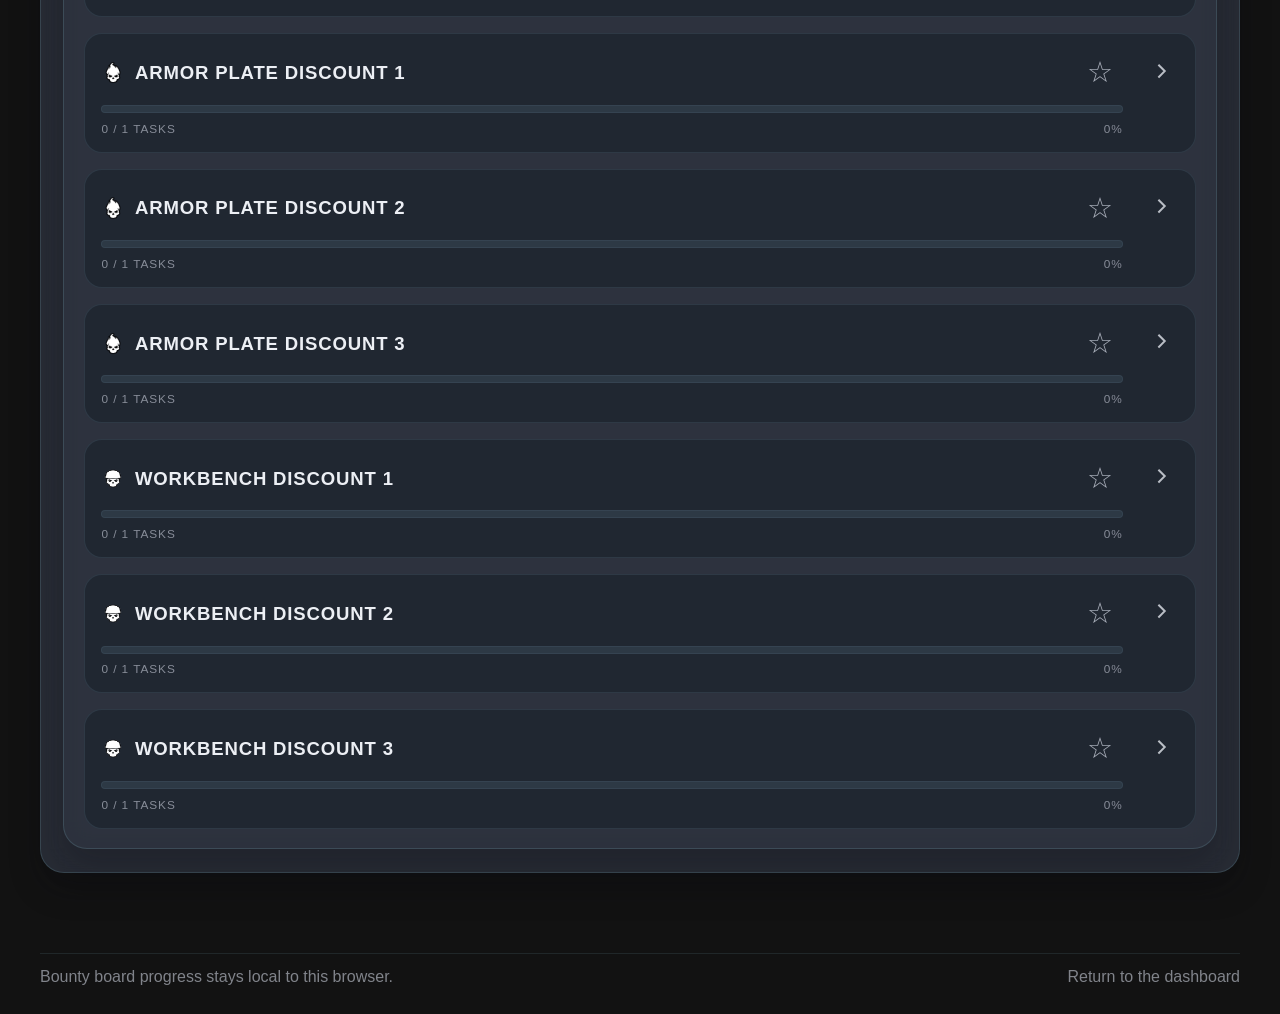
<file: docs/bounty-board.html>
<!doctype html>
<html lang="en">
  <head>
    <meta charset="utf-8">
    <meta name="viewport" content="width=device-width, initial-scale=1">
    <title>Bounty Board | DMZ Tracker</title>
    <meta name="description" content="Track DMZ bounty board upgrades locally in your browser.">
    <link rel="icon" type="image/png" href="./assets/images/dmz-logo-cropped.png">
    <link rel="stylesheet" href="./assets/styles.css">
    <script src="./assets/data/dmz-upgrades.js" defer></script>
    <script src="./assets/js/storage.js" defer></script>
    <script src="./assets/js/shared.js" defer></script>
    <script src="./assets/js/settings.js" defer></script>
    <script src="./assets/js/category.js" defer></script>
  </head>
  <body data-page="category" data-category="bounty-board">
    <div class="site-shell">
      <header class="site-header">
        <div class="shell-inner site-header__bar">
          <a class="brand" href="./index.html">
            <div class="brand__mark"><img src="./assets/images/dmz-logo-cropped.png" alt=""></div>
            <div>
              <p class="brand__eyebrow">Local progress tracker</p>
              <p class="brand__title">DMZ Upgrades</p>
            </div>
          </a>
          <nav class="site-nav" aria-label="Primary">
            <a class="site-nav__link" href="./index.html">Home</a>
            <a class="site-nav__link" href="./stash.html">Stash</a>
            <a class="site-nav__link" href="./weapons-locker.html">Weapons Locker</a>
            <a class="site-nav__link is-active" href="./bounty-board.html">Bounty Board</a>
            <a class="site-nav__link" href="./communications.html">Communications</a>
            <a class="site-nav__link" href="./equipment.html">Equipment</a>
            <a class="site-nav__link" href="./barter-recipes.html">Barter Recipes</a>
          </nav>
        </div>
      </header>

      <main class="page">
        <div class="shell-inner">
          <section class="hero">
            <div class="hero__grid">
              <div>
                <p class="eyebrow">Category tracker</p>
                <h1 id="categoryTitle" class="hero__title">Bounty Board</h1>
                <p id="categoryCopy" class="hero__copy"></p>
              </div>
              <aside class="hero__panel">
                <p class="hero__panel-title">Category status</p>
                <div id="categoryMeter" class="meter"></div>
              </aside>
            </div>
            <div id="categoryMetrics" class="metric-grid"></div>
          </section>

          <div class="toolbar">
            <div class="toolbar__group">
              <label class="search-field" for="categorySearch">
                <span class="search-field__icon" aria-hidden="true"></span>
                <span class="visually-hidden">Search bounty board upgrades</span>
                <input id="categorySearch" type="search" placeholder="Search barters, discounts, or required items">
              </label>
            </div>
            <div class="toolbar__group">
              <button id="settingsButton" class="settings-trigger" type="button" aria-label="Open progress settings" aria-controls="settingsDialog" aria-haspopup="dialog">
                <span class="settings-trigger__icon" aria-hidden="true">
                  <svg viewBox="0 0 24 24" focusable="false">
                    <path d="M19.14 12.94c.04-.31.06-.63.06-.94s-.02-.63-.06-.94l2.03-1.58a.48.48 0 0 0 .11-.61l-1.92-3.32a.49.49 0 0 0-.58-.22l-2.39.96a7.03 7.03 0 0 0-1.63-.94L14.4 2.8a.49.49 0 0 0-.48-.38h-3.84a.49.49 0 0 0-.48.38l-.36 2.55c-.58.23-1.13.54-1.63.94l-2.39-.96a.49.49 0 0 0-.58.22L2.72 8.87a.48.48 0 0 0 .11.61l2.03 1.58c-.04.31-.06.63-.06.94s.02.63.06.94l-2.03 1.58a.48.48 0 0 0-.11.61l1.92 3.32c.13.22.39.31.58.22l2.39-.96c.5.4 1.05.72 1.63.94l.36 2.55c.04.24.24.38.48.38h3.84c.24 0 .44-.14.48-.38l.36-2.55c.58-.23 1.13-.54 1.63-.94l2.39.96c.19.09.45 0 .58-.22l1.92-3.32a.48.48 0 0 0-.11-.61l-2.03-1.58ZM12 15.6A3.6 3.6 0 1 1 12 8.4a3.6 3.6 0 0 1 0 7.2Z"></path>
                  </svg>
                </span>
              </button>
            </div>
          </div>

          <section class="panel category-groups-panel">
            <div class="panel__header">
              <span id="filterMeta" class="chip"></span>
              <div class="panel__actions">
                <button id="toggleCategoryLayoutButton" class="settings-trigger category-layout-button" type="button" aria-controls="categoryGroups" aria-label="Switch to two cards per row" title="Switch to two cards per row" aria-pressed="false" data-columns="1">
                  <span class="settings-trigger__icon category-layout-button__icon" aria-hidden="true">
                    <svg viewBox="0 0 24 24" focusable="false">
                      <rect class="category-layout-button__icon-single" x="5" y="6" width="14" height="12" rx="2"></rect>
                      <g class="category-layout-button__icon-double">
                        <rect x="4.5" y="6" width="6.25" height="12" rx="1.5"></rect>
                        <rect x="13.25" y="6" width="6.25" height="12" rx="1.5"></rect>
                      </g>
                    </svg>
                  </span>
                </button>
                <button id="toggleCategoryCardsButton" class="settings-trigger toggle-details-button" type="button" aria-controls="categoryGroups" aria-label="Expand all visible upgrade cards" title="Expand all visible upgrade cards" data-state="expand">
                  <span class="settings-trigger__icon toggle-details-button__icon" aria-hidden="true">
                    <svg viewBox="0 0 24 24" focusable="false">
                      <path class="toggle-details-button__icon-expand" d="M12 5.41 15.59 9 17 7.59 12 2.59 7 7.59 8.41 9 12 5.41Zm0 13.18L8.41 15 7 16.41l5 5 5-5L15.59 15 12 18.59Z"></path>
                      <path class="toggle-details-button__icon-collapse" d="M7.56994 5.00001L6.50928 6.06067L11.9999 11.5536L17.4906 6.06067L16.43 5.00001L11.9999 9.43186L7.56994 5.00001ZM16.4298 19L17.4905 17.9394L11.9999 12.4465L6.5094 17.9394L7.57006 19L11.9999 14.5683L16.4298 19Z"></path>
                    </svg>
                  </span>
                </button>
              </div>
            </div>
            <div id="categoryGroups" class="group-stack"></div>
          </section>

          <noscript class="no-script">This tracker needs JavaScript to render the data and save your local progress.</noscript>
        </div>
      </main>

      <footer class="footer">
        <div class="shell-inner footer__inner">
          <div>Bounty board progress stays local to this browser.</div>
          <div><a href="./index.html">Return to the dashboard</a></div>
        </div>
      </footer>
    </div>
  </body>
</html>
</file>
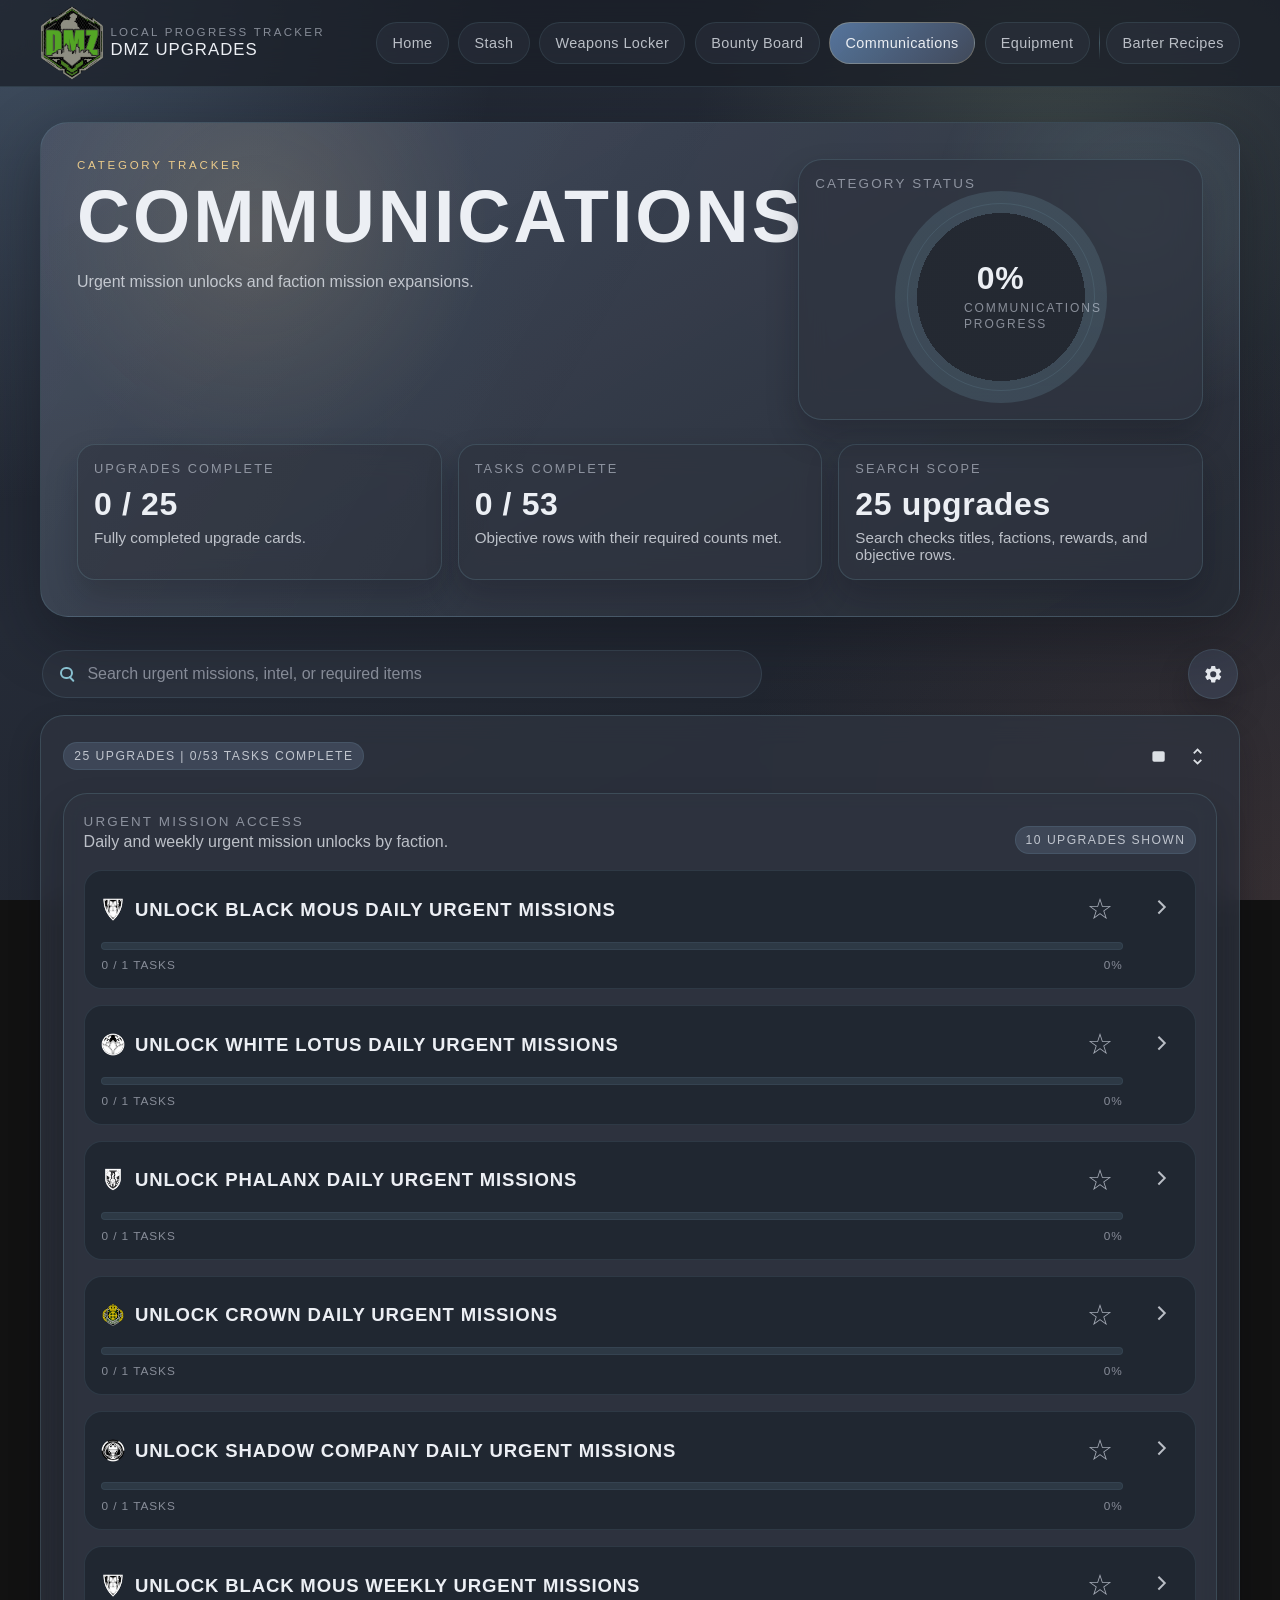
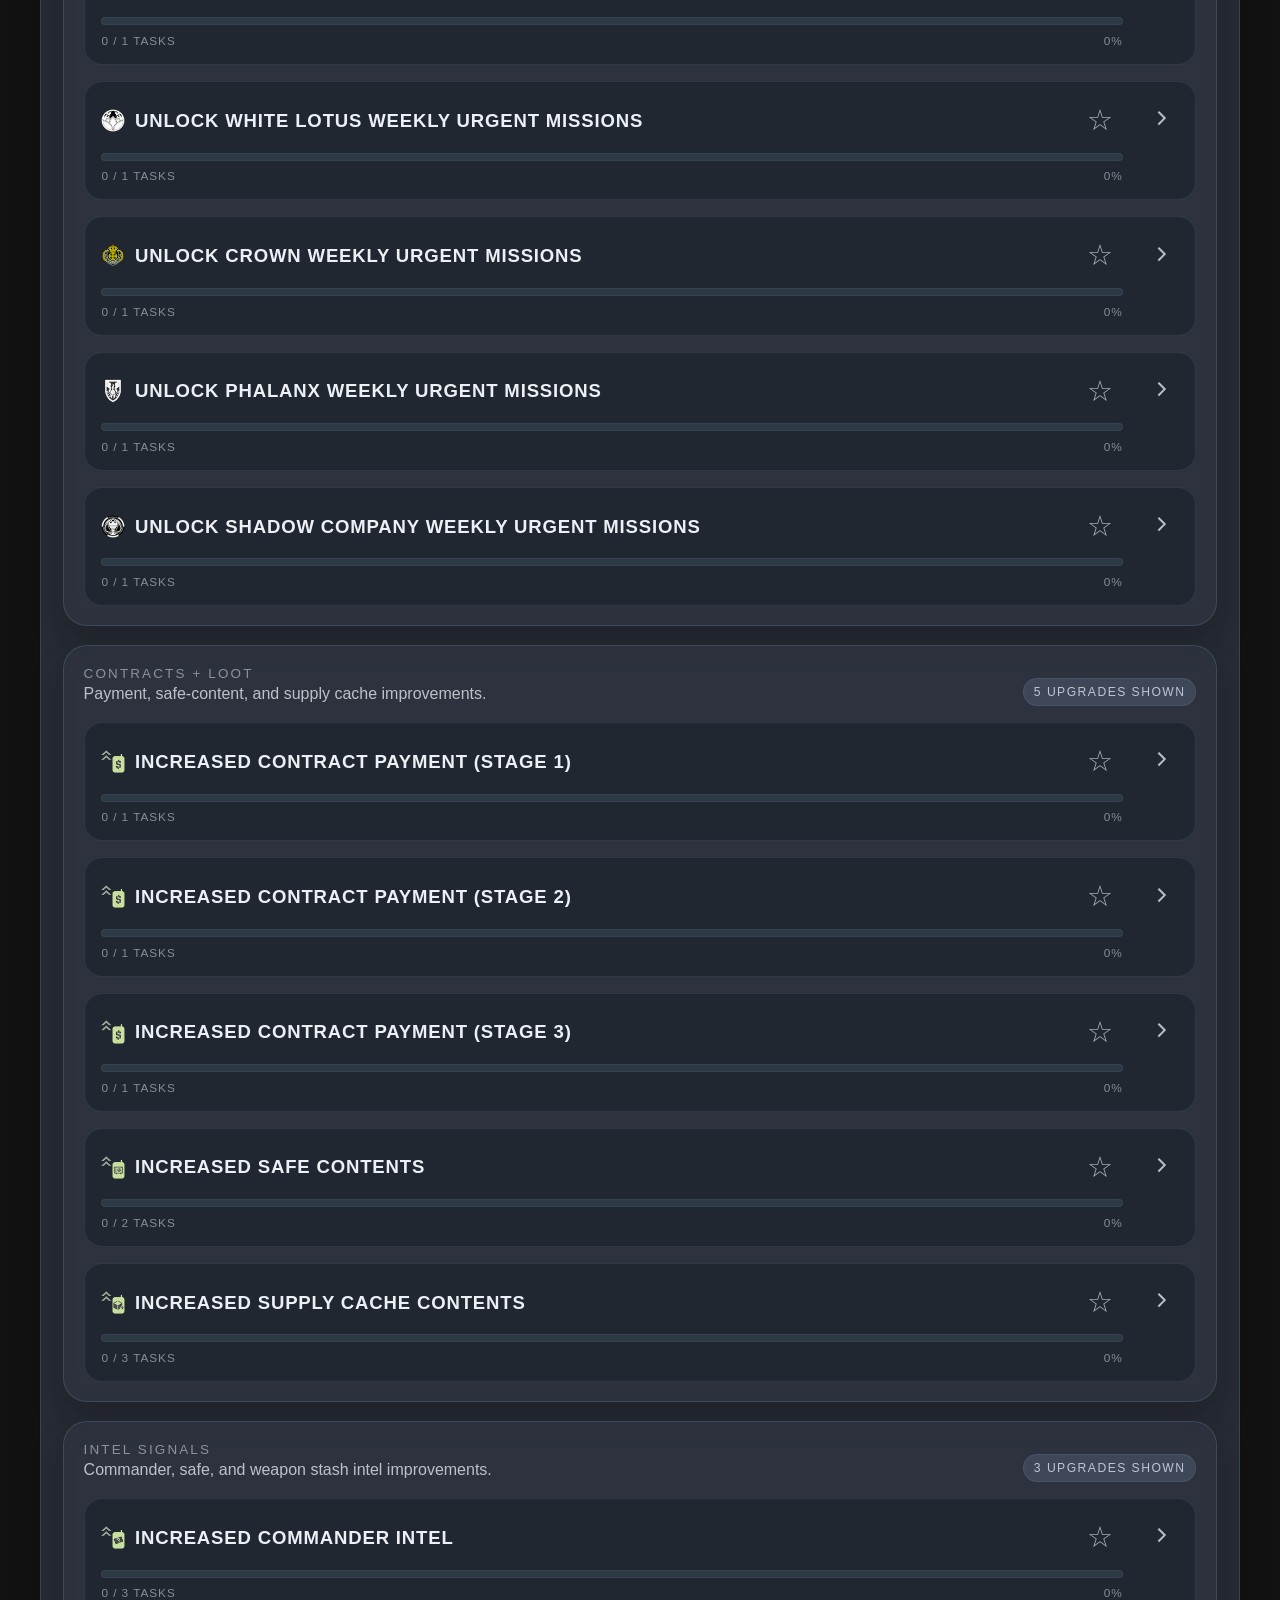
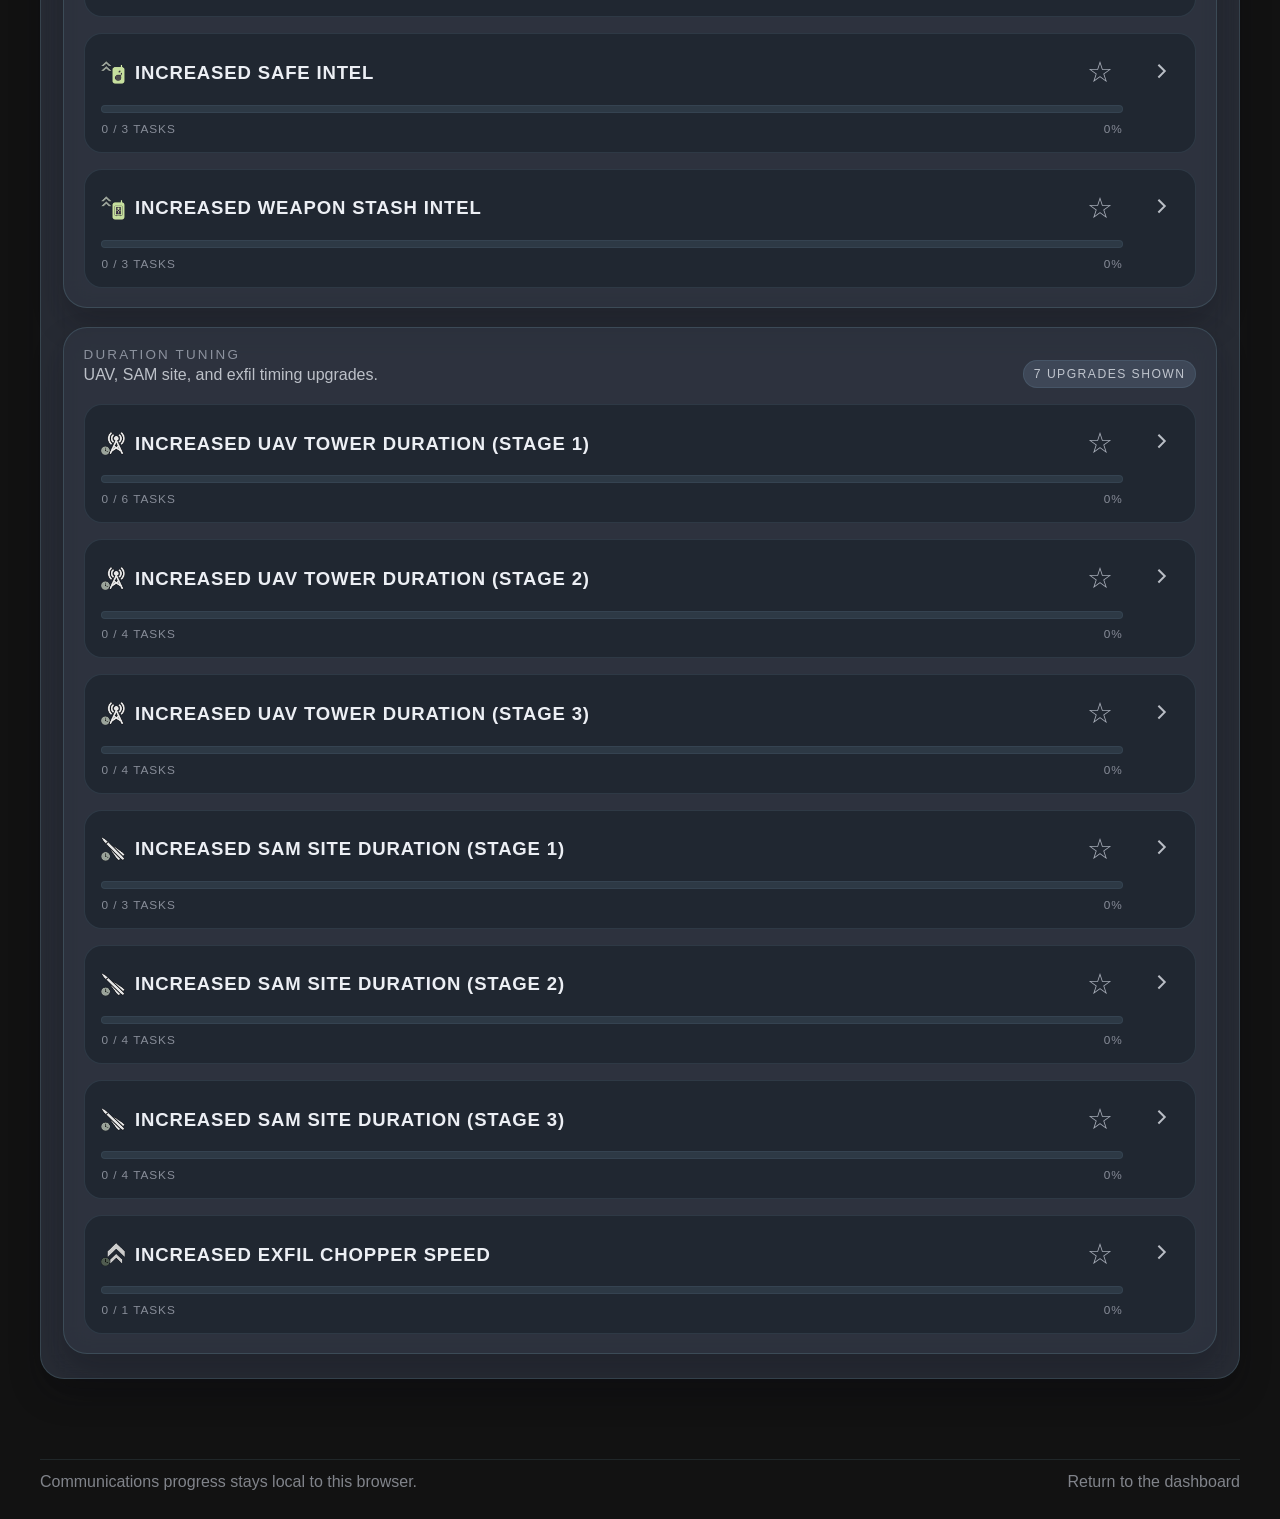
<file: docs/communications.html>
<!doctype html>
<html lang="en">
  <head>
    <meta charset="utf-8">
    <meta name="viewport" content="width=device-width, initial-scale=1">
    <title>Communications | DMZ Tracker</title>
    <meta name="description" content="Track DMZ communications upgrades locally in your browser.">
    <link rel="icon" type="image/png" href="./assets/images/dmz-logo-cropped.png">
    <link rel="stylesheet" href="./assets/styles.css">
    <script src="./assets/data/dmz-upgrades.js" defer></script>
    <script src="./assets/js/storage.js" defer></script>
    <script src="./assets/js/shared.js" defer></script>
    <script src="./assets/js/settings.js" defer></script>
    <script src="./assets/js/category.js" defer></script>
  </head>
  <body data-page="category" data-category="communications">
    <div class="site-shell">
      <header class="site-header">
        <div class="shell-inner site-header__bar">
          <a class="brand" href="./index.html">
            <div class="brand__mark"><img src="./assets/images/dmz-logo-cropped.png" alt=""></div>
            <div>
              <p class="brand__eyebrow">Local progress tracker</p>
              <p class="brand__title">DMZ Upgrades</p>
            </div>
          </a>
          <nav class="site-nav" aria-label="Primary">
            <a class="site-nav__link" href="./index.html">Home</a>
            <a class="site-nav__link" href="./stash.html">Stash</a>
            <a class="site-nav__link" href="./weapons-locker.html">Weapons Locker</a>
            <a class="site-nav__link" href="./bounty-board.html">Bounty Board</a>
            <a class="site-nav__link is-active" href="./communications.html">Communications</a>
            <a class="site-nav__link" href="./equipment.html">Equipment</a>
            <a class="site-nav__link" href="./barter-recipes.html">Barter Recipes</a>
          </nav>
        </div>
      </header>

      <main class="page">
        <div class="shell-inner">
          <section class="hero">
            <div class="hero__grid">
              <div>
                <p class="eyebrow">Category tracker</p>
                <h1 id="categoryTitle" class="hero__title">Communications</h1>
                <p id="categoryCopy" class="hero__copy"></p>
              </div>
              <aside class="hero__panel">
                <p class="hero__panel-title">Category status</p>
                <div id="categoryMeter" class="meter"></div>
              </aside>
            </div>
            <div id="categoryMetrics" class="metric-grid"></div>
          </section>

          <div class="toolbar">
            <div class="toolbar__group">
              <label class="search-field" for="categorySearch">
                <span class="search-field__icon" aria-hidden="true"></span>
                <span class="visually-hidden">Search communications upgrades</span>
                <input id="categorySearch" type="search" placeholder="Search urgent missions, intel, or required items">
              </label>
            </div>
            <div class="toolbar__group">
              <button id="settingsButton" class="settings-trigger" type="button" aria-label="Open progress settings" aria-controls="settingsDialog" aria-haspopup="dialog">
                <span class="settings-trigger__icon" aria-hidden="true">
                  <svg viewBox="0 0 24 24" focusable="false">
                    <path d="M19.14 12.94c.04-.31.06-.63.06-.94s-.02-.63-.06-.94l2.03-1.58a.48.48 0 0 0 .11-.61l-1.92-3.32a.49.49 0 0 0-.58-.22l-2.39.96a7.03 7.03 0 0 0-1.63-.94L14.4 2.8a.49.49 0 0 0-.48-.38h-3.84a.49.49 0 0 0-.48.38l-.36 2.55c-.58.23-1.13.54-1.63.94l-2.39-.96a.49.49 0 0 0-.58.22L2.72 8.87a.48.48 0 0 0 .11.61l2.03 1.58c-.04.31-.06.63-.06.94s.02.63.06.94l-2.03 1.58a.48.48 0 0 0-.11.61l1.92 3.32c.13.22.39.31.58.22l2.39-.96c.5.4 1.05.72 1.63.94l.36 2.55c.04.24.24.38.48.38h3.84c.24 0 .44-.14.48-.38l.36-2.55c.58-.23 1.13-.54 1.63-.94l2.39.96c.19.09.45 0 .58-.22l1.92-3.32a.48.48 0 0 0-.11-.61l-2.03-1.58ZM12 15.6A3.6 3.6 0 1 1 12 8.4a3.6 3.6 0 0 1 0 7.2Z"></path>
                  </svg>
                </span>
              </button>
            </div>
          </div>

          <section class="panel category-groups-panel">
            <div class="panel__header">
              <span id="filterMeta" class="chip"></span>
              <div class="panel__actions">
                <button id="toggleCategoryLayoutButton" class="settings-trigger category-layout-button" type="button" aria-controls="categoryGroups" aria-label="Switch to two cards per row" title="Switch to two cards per row" aria-pressed="false" data-columns="1">
                  <span class="settings-trigger__icon category-layout-button__icon" aria-hidden="true">
                    <svg viewBox="0 0 24 24" focusable="false">
                      <rect class="category-layout-button__icon-single" x="5" y="6" width="14" height="12" rx="2"></rect>
                      <g class="category-layout-button__icon-double">
                        <rect x="4.5" y="6" width="6.25" height="12" rx="1.5"></rect>
                        <rect x="13.25" y="6" width="6.25" height="12" rx="1.5"></rect>
                      </g>
                    </svg>
                  </span>
                </button>
                <button id="toggleCategoryCardsButton" class="settings-trigger toggle-details-button" type="button" aria-controls="categoryGroups" aria-label="Expand all visible upgrade cards" title="Expand all visible upgrade cards" data-state="expand">
                  <span class="settings-trigger__icon toggle-details-button__icon" aria-hidden="true">
                    <svg viewBox="0 0 24 24" focusable="false">
                      <path class="toggle-details-button__icon-expand" d="M12 5.41 15.59 9 17 7.59 12 2.59 7 7.59 8.41 9 12 5.41Zm0 13.18L8.41 15 7 16.41l5 5 5-5L15.59 15 12 18.59Z"></path>
                      <path class="toggle-details-button__icon-collapse" d="M7.56994 5.00001L6.50928 6.06067L11.9999 11.5536L17.4906 6.06067L16.43 5.00001L11.9999 9.43186L7.56994 5.00001ZM16.4298 19L17.4905 17.9394L11.9999 12.4465L6.5094 17.9394L7.57006 19L11.9999 14.5683L16.4298 19Z"></path>
                    </svg>
                  </span>
                </button>
              </div>
            </div>
            <div id="categoryGroups" class="group-stack"></div>
          </section>

          <noscript class="no-script">This tracker needs JavaScript to render the data and save your local progress.</noscript>
        </div>
      </main>

      <footer class="footer">
        <div class="shell-inner footer__inner">
          <div>Communications progress stays local to this browser.</div>
          <div><a href="./index.html">Return to the dashboard</a></div>
        </div>
      </footer>
    </div>
  </body>
</html>
</file>
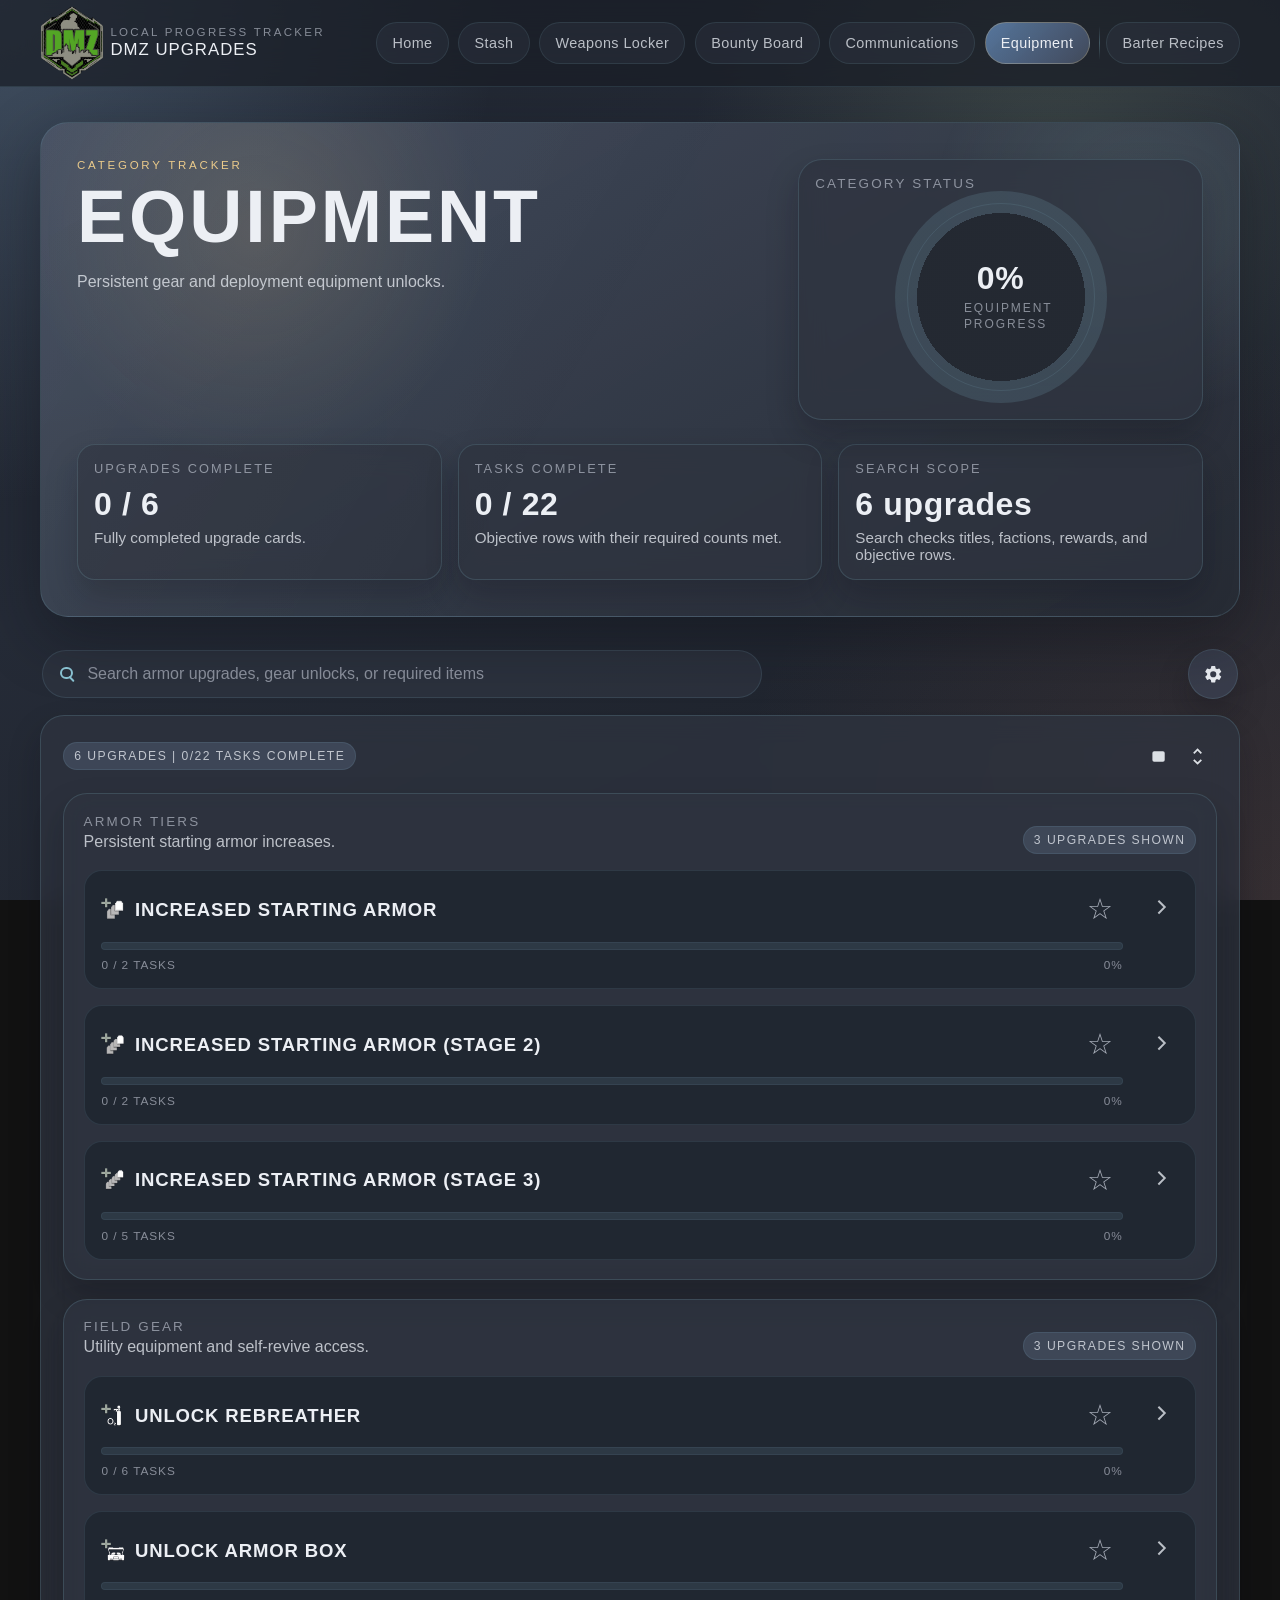
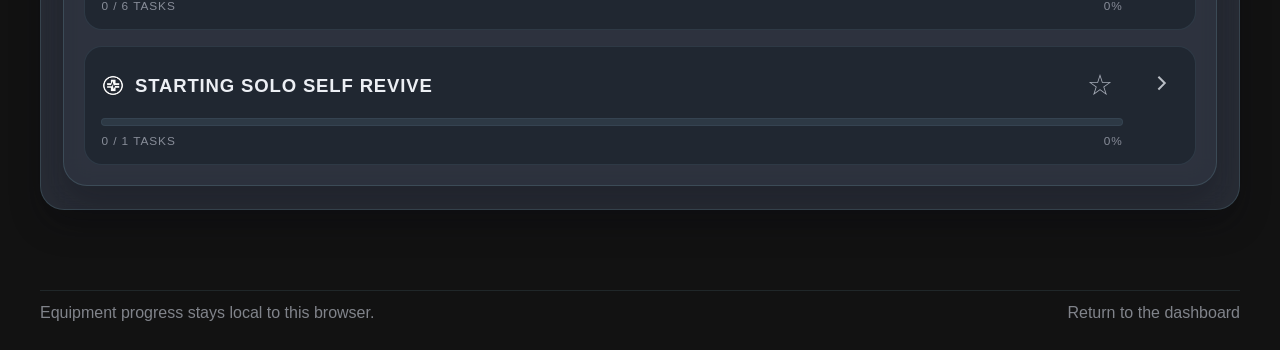
<file: docs/equipment.html>
<!doctype html>
<html lang="en">
  <head>
    <meta charset="utf-8">
    <meta name="viewport" content="width=device-width, initial-scale=1">
    <title>Equipment | DMZ Tracker</title>
    <meta name="description" content="Track DMZ equipment upgrades locally in your browser.">
    <link rel="icon" type="image/png" href="./assets/images/dmz-logo-cropped.png">
    <link rel="stylesheet" href="./assets/styles.css">
    <script src="./assets/data/dmz-upgrades.js" defer></script>
    <script src="./assets/js/storage.js" defer></script>
    <script src="./assets/js/shared.js" defer></script>
    <script src="./assets/js/settings.js" defer></script>
    <script src="./assets/js/category.js" defer></script>
  </head>
  <body data-page="category" data-category="equipment">
    <div class="site-shell">
      <header class="site-header">
        <div class="shell-inner site-header__bar">
          <a class="brand" href="./index.html">
            <div class="brand__mark"><img src="./assets/images/dmz-logo-cropped.png" alt=""></div>
            <div>
              <p class="brand__eyebrow">Local progress tracker</p>
              <p class="brand__title">DMZ Upgrades</p>
            </div>
          </a>
          <nav class="site-nav" aria-label="Primary">
            <a class="site-nav__link" href="./index.html">Home</a>
            <a class="site-nav__link" href="./stash.html">Stash</a>
            <a class="site-nav__link" href="./weapons-locker.html">Weapons Locker</a>
            <a class="site-nav__link" href="./bounty-board.html">Bounty Board</a>
            <a class="site-nav__link" href="./communications.html">Communications</a>
            <a class="site-nav__link is-active" href="./equipment.html">Equipment</a>
            <a class="site-nav__link" href="./barter-recipes.html">Barter Recipes</a>
          </nav>
        </div>
      </header>

      <main class="page">
        <div class="shell-inner">
          <section class="hero">
            <div class="hero__grid">
              <div>
                <p class="eyebrow">Category tracker</p>
                <h1 id="categoryTitle" class="hero__title">Equipment</h1>
                <p id="categoryCopy" class="hero__copy"></p>
              </div>
              <aside class="hero__panel">
                <p class="hero__panel-title">Category status</p>
                <div id="categoryMeter" class="meter"></div>
              </aside>
            </div>
            <div id="categoryMetrics" class="metric-grid"></div>
          </section>

          <div class="toolbar">
            <div class="toolbar__group">
              <label class="search-field" for="categorySearch">
                <span class="search-field__icon" aria-hidden="true"></span>
                <span class="visually-hidden">Search equipment upgrades</span>
                <input id="categorySearch" type="search" placeholder="Search armor upgrades, gear unlocks, or required items">
              </label>
            </div>
            <div class="toolbar__group">
              <button id="settingsButton" class="settings-trigger" type="button" aria-label="Open progress settings" aria-controls="settingsDialog" aria-haspopup="dialog">
                <span class="settings-trigger__icon" aria-hidden="true">
                  <svg viewBox="0 0 24 24" focusable="false">
                    <path d="M19.14 12.94c.04-.31.06-.63.06-.94s-.02-.63-.06-.94l2.03-1.58a.48.48 0 0 0 .11-.61l-1.92-3.32a.49.49 0 0 0-.58-.22l-2.39.96a7.03 7.03 0 0 0-1.63-.94L14.4 2.8a.49.49 0 0 0-.48-.38h-3.84a.49.49 0 0 0-.48.38l-.36 2.55c-.58.23-1.13.54-1.63.94l-2.39-.96a.49.49 0 0 0-.58.22L2.72 8.87a.48.48 0 0 0 .11.61l2.03 1.58c-.04.31-.06.63-.06.94s.02.63.06.94l-2.03 1.58a.48.48 0 0 0-.11.61l1.92 3.32c.13.22.39.31.58.22l2.39-.96c.5.4 1.05.72 1.63.94l.36 2.55c.04.24.24.38.48.38h3.84c.24 0 .44-.14.48-.38l.36-2.55c.58-.23 1.13-.54 1.63-.94l2.39.96c.19.09.45 0 .58-.22l1.92-3.32a.48.48 0 0 0-.11-.61l-2.03-1.58ZM12 15.6A3.6 3.6 0 1 1 12 8.4a3.6 3.6 0 0 1 0 7.2Z"></path>
                  </svg>
                </span>
              </button>
            </div>
          </div>

          <section class="panel category-groups-panel">
            <div class="panel__header">
              <span id="filterMeta" class="chip"></span>
              <div class="panel__actions">
                <button id="toggleCategoryLayoutButton" class="settings-trigger category-layout-button" type="button" aria-controls="categoryGroups" aria-label="Switch to two cards per row" title="Switch to two cards per row" aria-pressed="false" data-columns="1">
                  <span class="settings-trigger__icon category-layout-button__icon" aria-hidden="true">
                    <svg viewBox="0 0 24 24" focusable="false">
                      <rect class="category-layout-button__icon-single" x="5" y="6" width="14" height="12" rx="2"></rect>
                      <g class="category-layout-button__icon-double">
                        <rect x="4.5" y="6" width="6.25" height="12" rx="1.5"></rect>
                        <rect x="13.25" y="6" width="6.25" height="12" rx="1.5"></rect>
                      </g>
                    </svg>
                  </span>
                </button>
                <button id="toggleCategoryCardsButton" class="settings-trigger toggle-details-button" type="button" aria-controls="categoryGroups" aria-label="Expand all visible upgrade cards" title="Expand all visible upgrade cards" data-state="expand">
                  <span class="settings-trigger__icon toggle-details-button__icon" aria-hidden="true">
                    <svg viewBox="0 0 24 24" focusable="false">
                      <path class="toggle-details-button__icon-expand" d="M12 5.41 15.59 9 17 7.59 12 2.59 7 7.59 8.41 9 12 5.41Zm0 13.18L8.41 15 7 16.41l5 5 5-5L15.59 15 12 18.59Z"></path>
                      <path class="toggle-details-button__icon-collapse" d="M7.56994 5.00001L6.50928 6.06067L11.9999 11.5536L17.4906 6.06067L16.43 5.00001L11.9999 9.43186L7.56994 5.00001ZM16.4298 19L17.4905 17.9394L11.9999 12.4465L6.5094 17.9394L7.57006 19L11.9999 14.5683L16.4298 19Z"></path>
                    </svg>
                  </span>
                </button>
              </div>
            </div>
            <div id="categoryGroups" class="group-stack"></div>
          </section>

          <noscript class="no-script">This tracker needs JavaScript to render the data and save your local progress.</noscript>
        </div>
      </main>

      <footer class="footer">
        <div class="shell-inner footer__inner">
          <div>Equipment progress stays local to this browser.</div>
          <div><a href="./index.html">Return to the dashboard</a></div>
        </div>
      </footer>
    </div>
  </body>
</html>
</file>
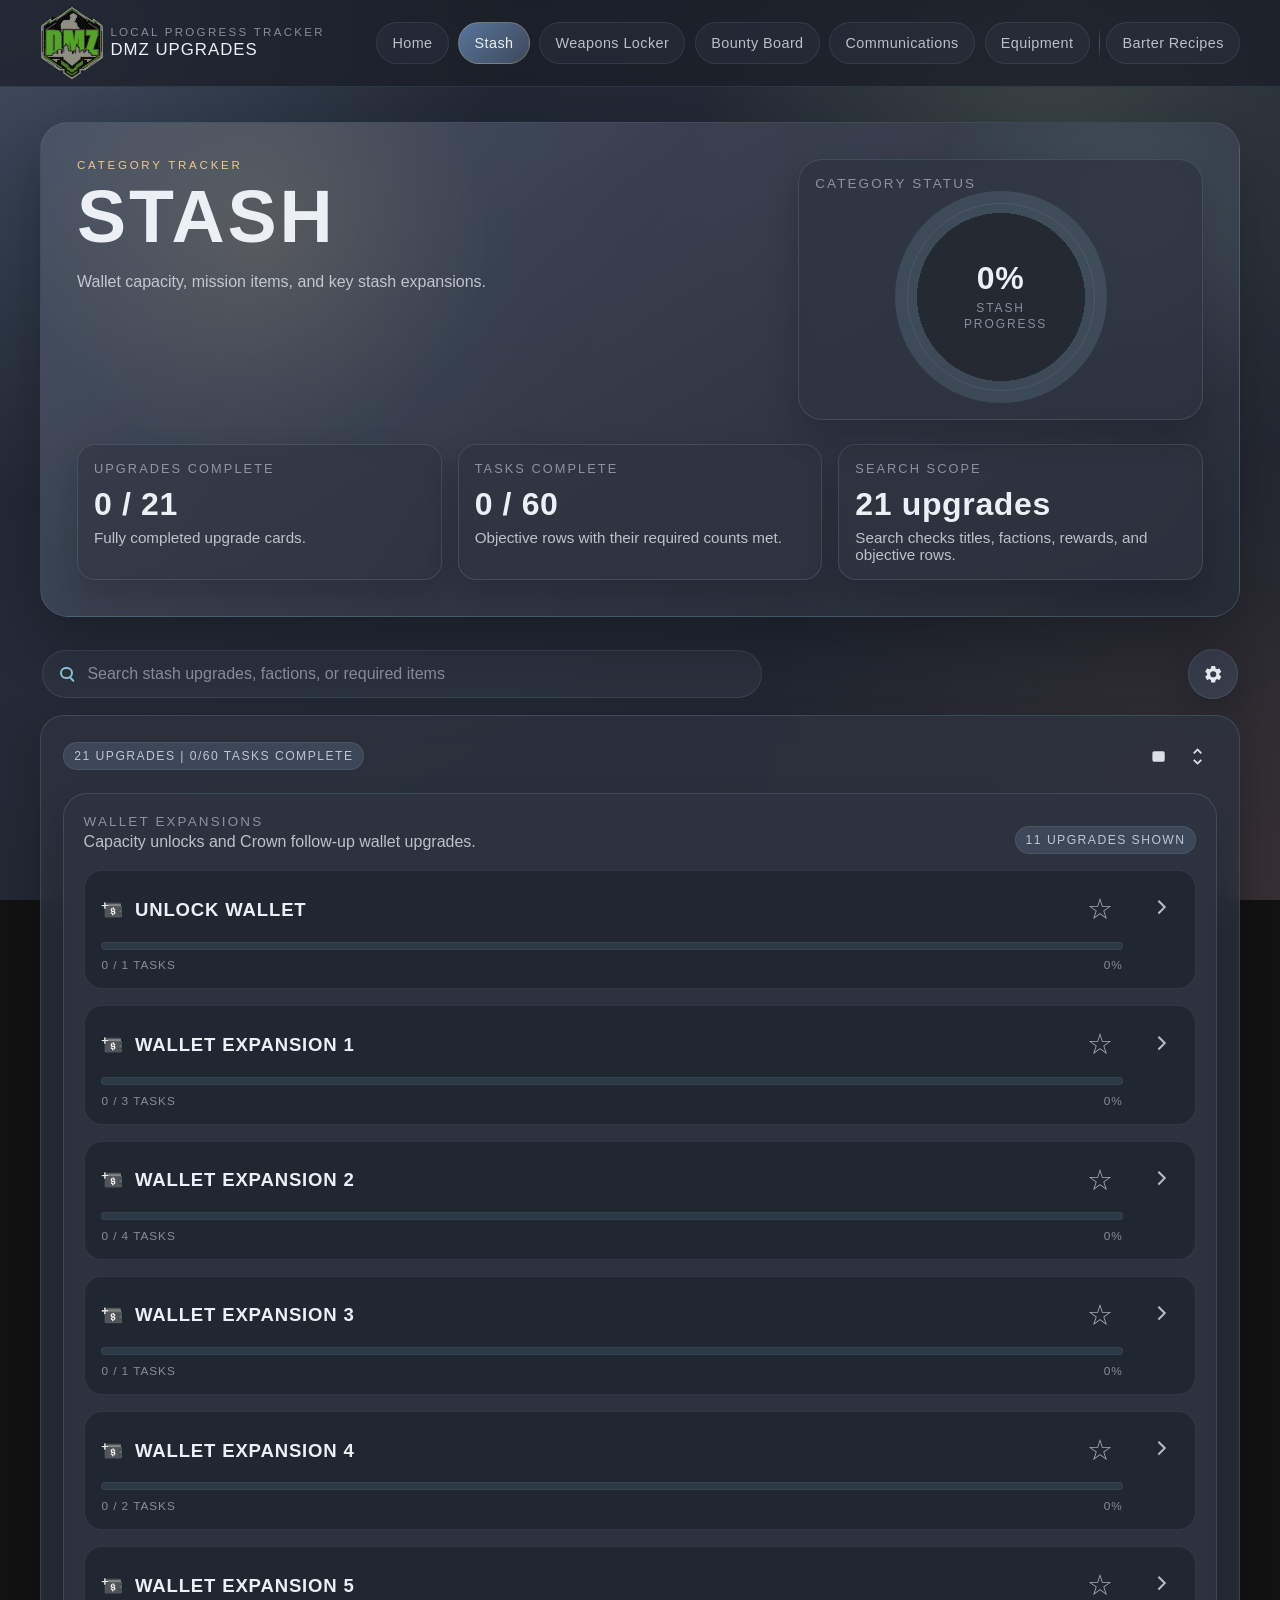
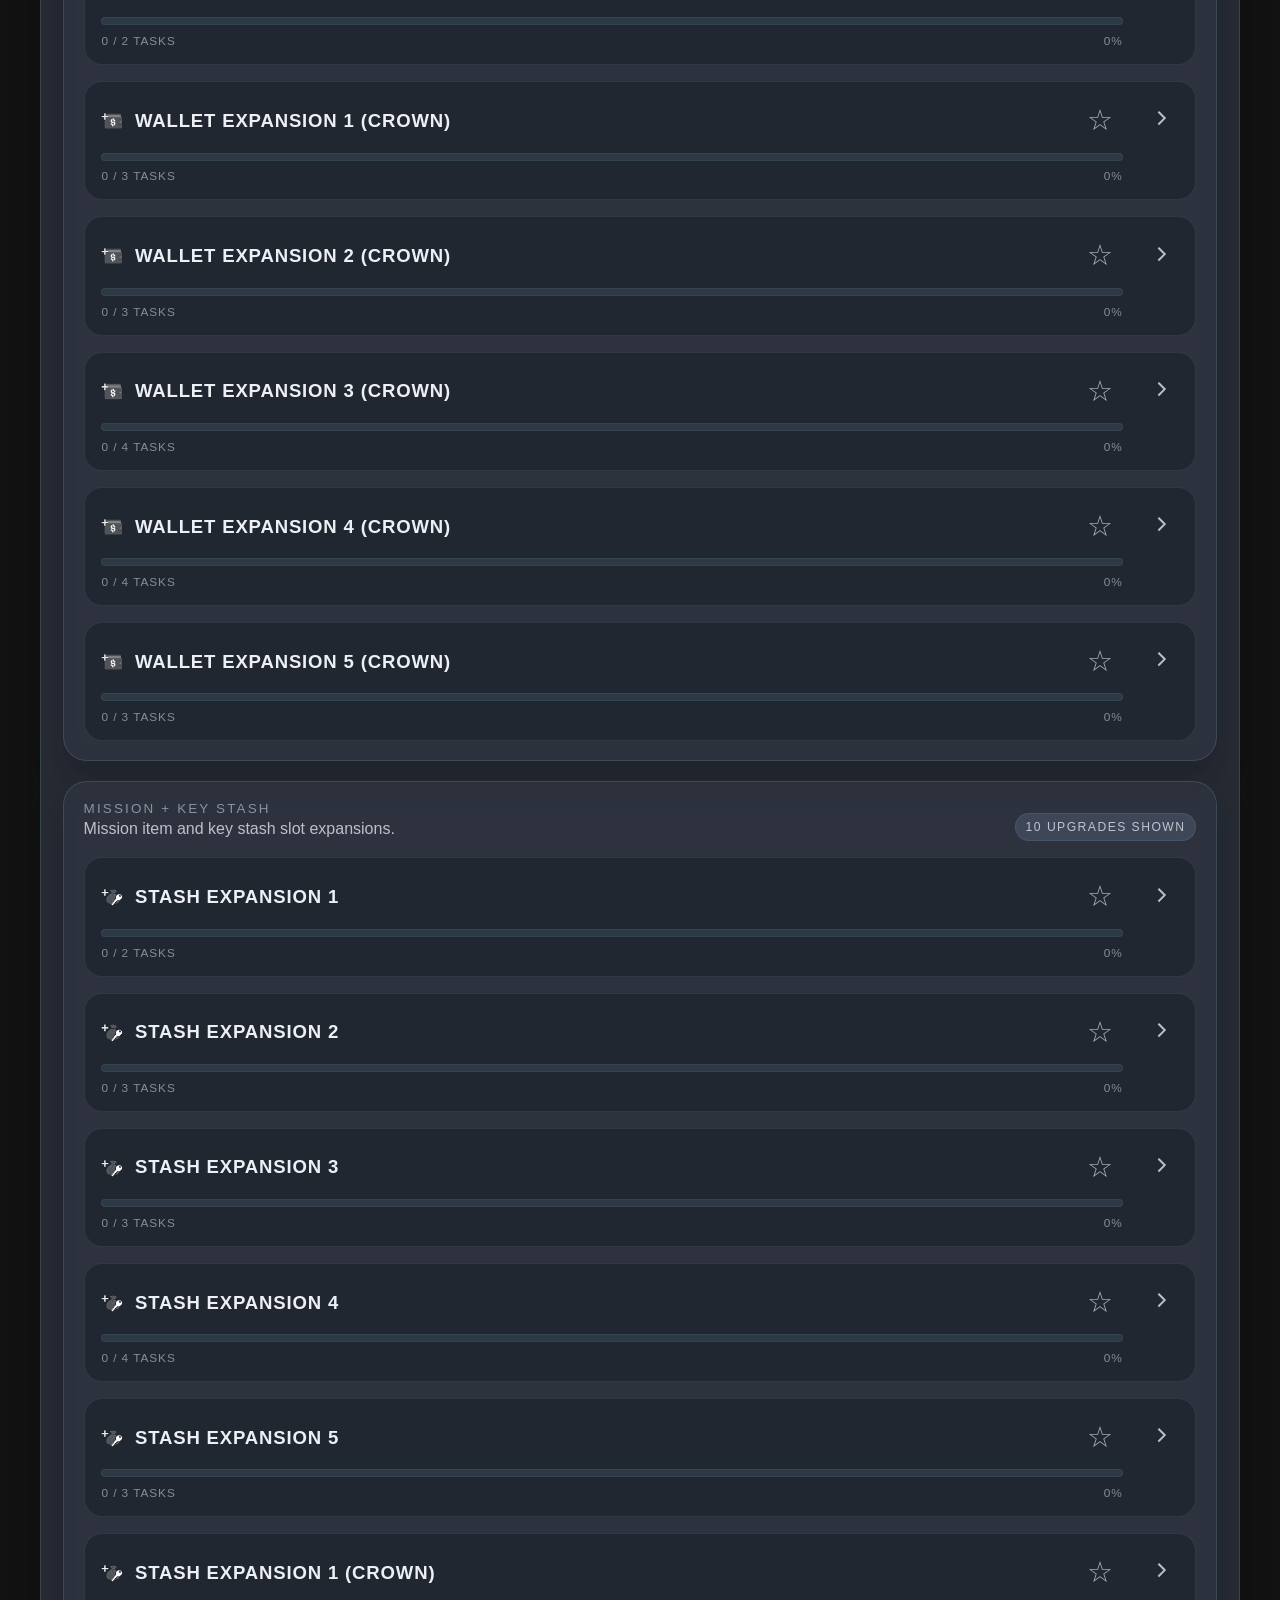
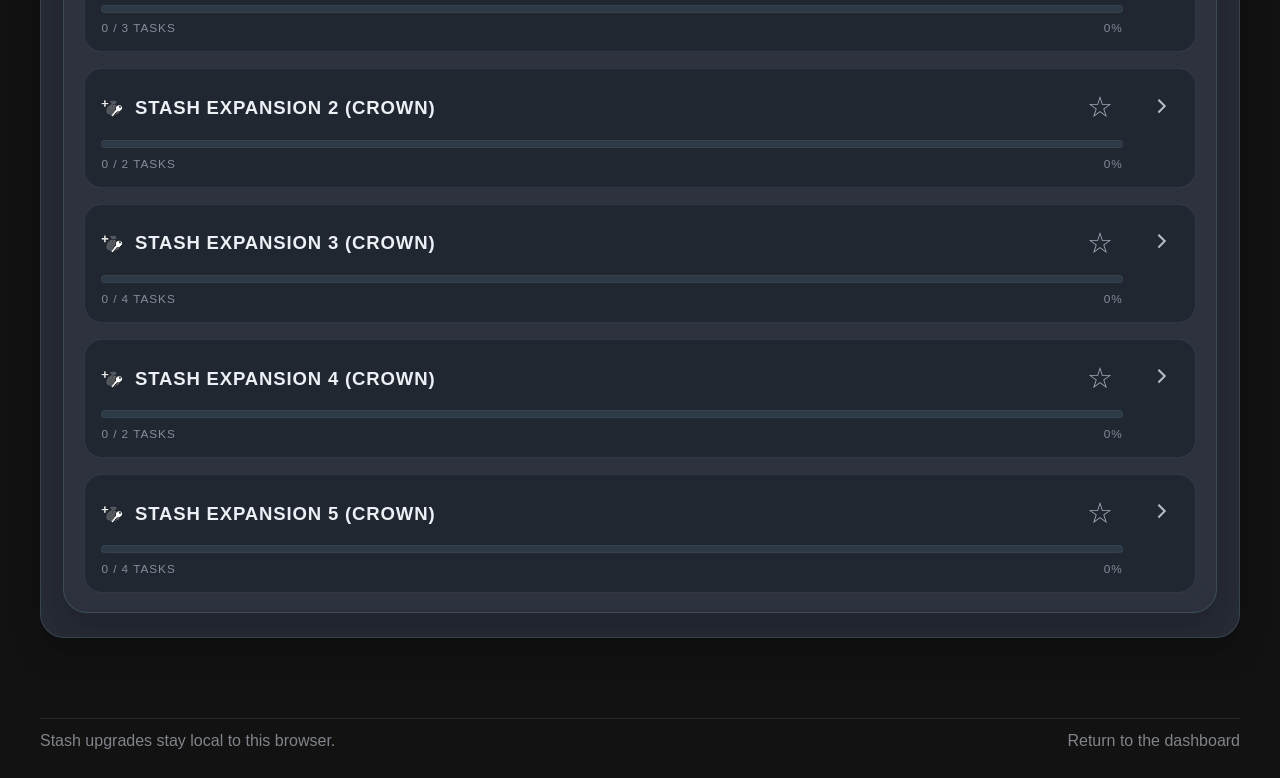
<file: docs/stash.html>
<!doctype html>
<html lang="en">
  <head>
    <meta charset="utf-8">
    <meta name="viewport" content="width=device-width, initial-scale=1">
    <title>Stash | DMZ Tracker</title>
    <meta name="description" content="Track DMZ stash and wallet upgrades locally in your browser.">
    <link rel="icon" type="image/png" href="./assets/images/dmz-logo-cropped.png">
    <link rel="stylesheet" href="./assets/styles.css">
    <script src="./assets/data/dmz-upgrades.js" defer></script>
    <script src="./assets/js/storage.js" defer></script>
    <script src="./assets/js/shared.js" defer></script>
    <script src="./assets/js/settings.js" defer></script>
    <script src="./assets/js/category.js" defer></script>
  </head>
  <body data-page="category" data-category="stash">
    <div class="site-shell">
      <header class="site-header">
        <div class="shell-inner site-header__bar">
          <a class="brand" href="./index.html">
            <div class="brand__mark"><img src="./assets/images/dmz-logo-cropped.png" alt=""></div>
            <div>
              <p class="brand__eyebrow">Local progress tracker</p>
              <p class="brand__title">DMZ Upgrades</p>
            </div>
          </a>
          <nav class="site-nav" aria-label="Primary">
            <a class="site-nav__link" href="./index.html">Home</a>
            <a class="site-nav__link is-active" href="./stash.html">Stash</a>
            <a class="site-nav__link" href="./weapons-locker.html">Weapons Locker</a>
            <a class="site-nav__link" href="./bounty-board.html">Bounty Board</a>
            <a class="site-nav__link" href="./communications.html">Communications</a>
            <a class="site-nav__link" href="./equipment.html">Equipment</a>
            <a class="site-nav__link" href="./barter-recipes.html">Barter Recipes</a>
          </nav>
        </div>
      </header>

      <main class="page">
        <div class="shell-inner">
          <section class="hero">
            <div class="hero__grid">
              <div>
                <p class="eyebrow">Category tracker</p>
                <h1 id="categoryTitle" class="hero__title">Stash</h1>
                <p id="categoryCopy" class="hero__copy"></p>
              </div>
              <aside class="hero__panel">
                <p class="hero__panel-title">Category status</p>
                <div id="categoryMeter" class="meter"></div>
              </aside>
            </div>
            <div id="categoryMetrics" class="metric-grid"></div>
          </section>

          <div class="toolbar">
            <div class="toolbar__group">
              <label class="search-field" for="categorySearch">
                <span class="search-field__icon" aria-hidden="true"></span>
                <span class="visually-hidden">Search stash upgrades</span>
                <input id="categorySearch" type="search" placeholder="Search stash upgrades, factions, or required items">
              </label>
            </div>
            <div class="toolbar__group">
              <button id="settingsButton" class="settings-trigger" type="button" aria-label="Open progress settings" aria-controls="settingsDialog" aria-haspopup="dialog">
                <span class="settings-trigger__icon" aria-hidden="true">
                  <svg viewBox="0 0 24 24" focusable="false">
                    <path d="M19.14 12.94c.04-.31.06-.63.06-.94s-.02-.63-.06-.94l2.03-1.58a.48.48 0 0 0 .11-.61l-1.92-3.32a.49.49 0 0 0-.58-.22l-2.39.96a7.03 7.03 0 0 0-1.63-.94L14.4 2.8a.49.49 0 0 0-.48-.38h-3.84a.49.49 0 0 0-.48.38l-.36 2.55c-.58.23-1.13.54-1.63.94l-2.39-.96a.49.49 0 0 0-.58.22L2.72 8.87a.48.48 0 0 0 .11.61l2.03 1.58c-.04.31-.06.63-.06.94s.02.63.06.94l-2.03 1.58a.48.48 0 0 0-.11.61l1.92 3.32c.13.22.39.31.58.22l2.39-.96c.5.4 1.05.72 1.63.94l.36 2.55c.04.24.24.38.48.38h3.84c.24 0 .44-.14.48-.38l.36-2.55c.58-.23 1.13-.54 1.63-.94l2.39.96c.19.09.45 0 .58-.22l1.92-3.32a.48.48 0 0 0-.11-.61l-2.03-1.58ZM12 15.6A3.6 3.6 0 1 1 12 8.4a3.6 3.6 0 0 1 0 7.2Z"></path>
                  </svg>
                </span>
              </button>
            </div>
          </div>

          <section class="panel category-groups-panel">
            <div class="panel__header">
              <span id="filterMeta" class="chip"></span>
              <div class="panel__actions">
                <button id="toggleCategoryLayoutButton" class="settings-trigger category-layout-button" type="button" aria-controls="categoryGroups" aria-label="Switch to two cards per row" title="Switch to two cards per row" aria-pressed="false" data-columns="1">
                  <span class="settings-trigger__icon category-layout-button__icon" aria-hidden="true">
                    <svg viewBox="0 0 24 24" focusable="false">
                      <rect class="category-layout-button__icon-single" x="5" y="6" width="14" height="12" rx="2"></rect>
                      <g class="category-layout-button__icon-double">
                        <rect x="4.5" y="6" width="6.25" height="12" rx="1.5"></rect>
                        <rect x="13.25" y="6" width="6.25" height="12" rx="1.5"></rect>
                      </g>
                    </svg>
                  </span>
                </button>
                <button id="toggleCategoryCardsButton" class="settings-trigger toggle-details-button" type="button" aria-controls="categoryGroups" aria-label="Expand all visible upgrade cards" title="Expand all visible upgrade cards" data-state="expand">
                  <span class="settings-trigger__icon toggle-details-button__icon" aria-hidden="true">
                    <svg viewBox="0 0 24 24" focusable="false">
                      <path class="toggle-details-button__icon-expand" d="M12 5.41 15.59 9 17 7.59 12 2.59 7 7.59 8.41 9 12 5.41Zm0 13.18L8.41 15 7 16.41l5 5 5-5L15.59 15 12 18.59Z"></path>
                      <path class="toggle-details-button__icon-collapse" d="M7.56994 5.00001L6.50928 6.06067L11.9999 11.5536L17.4906 6.06067L16.43 5.00001L11.9999 9.43186L7.56994 5.00001ZM16.4298 19L17.4905 17.9394L11.9999 12.4465L6.5094 17.9394L7.57006 19L11.9999 14.5683L16.4298 19Z"></path>
                    </svg>
                  </span>
                </button>
              </div>
            </div>
            <div id="categoryGroups" class="group-stack"></div>
          </section>

          <noscript class="no-script">This tracker needs JavaScript to render the data and save your local progress.</noscript>
        </div>
      </main>

      <footer class="footer">
        <div class="shell-inner footer__inner">
          <div>Stash upgrades stay local to this browser.</div>
          <div><a href="./index.html">Return to the dashboard</a></div>
        </div>
      </footer>
    </div>
  </body>
</html>
</file>
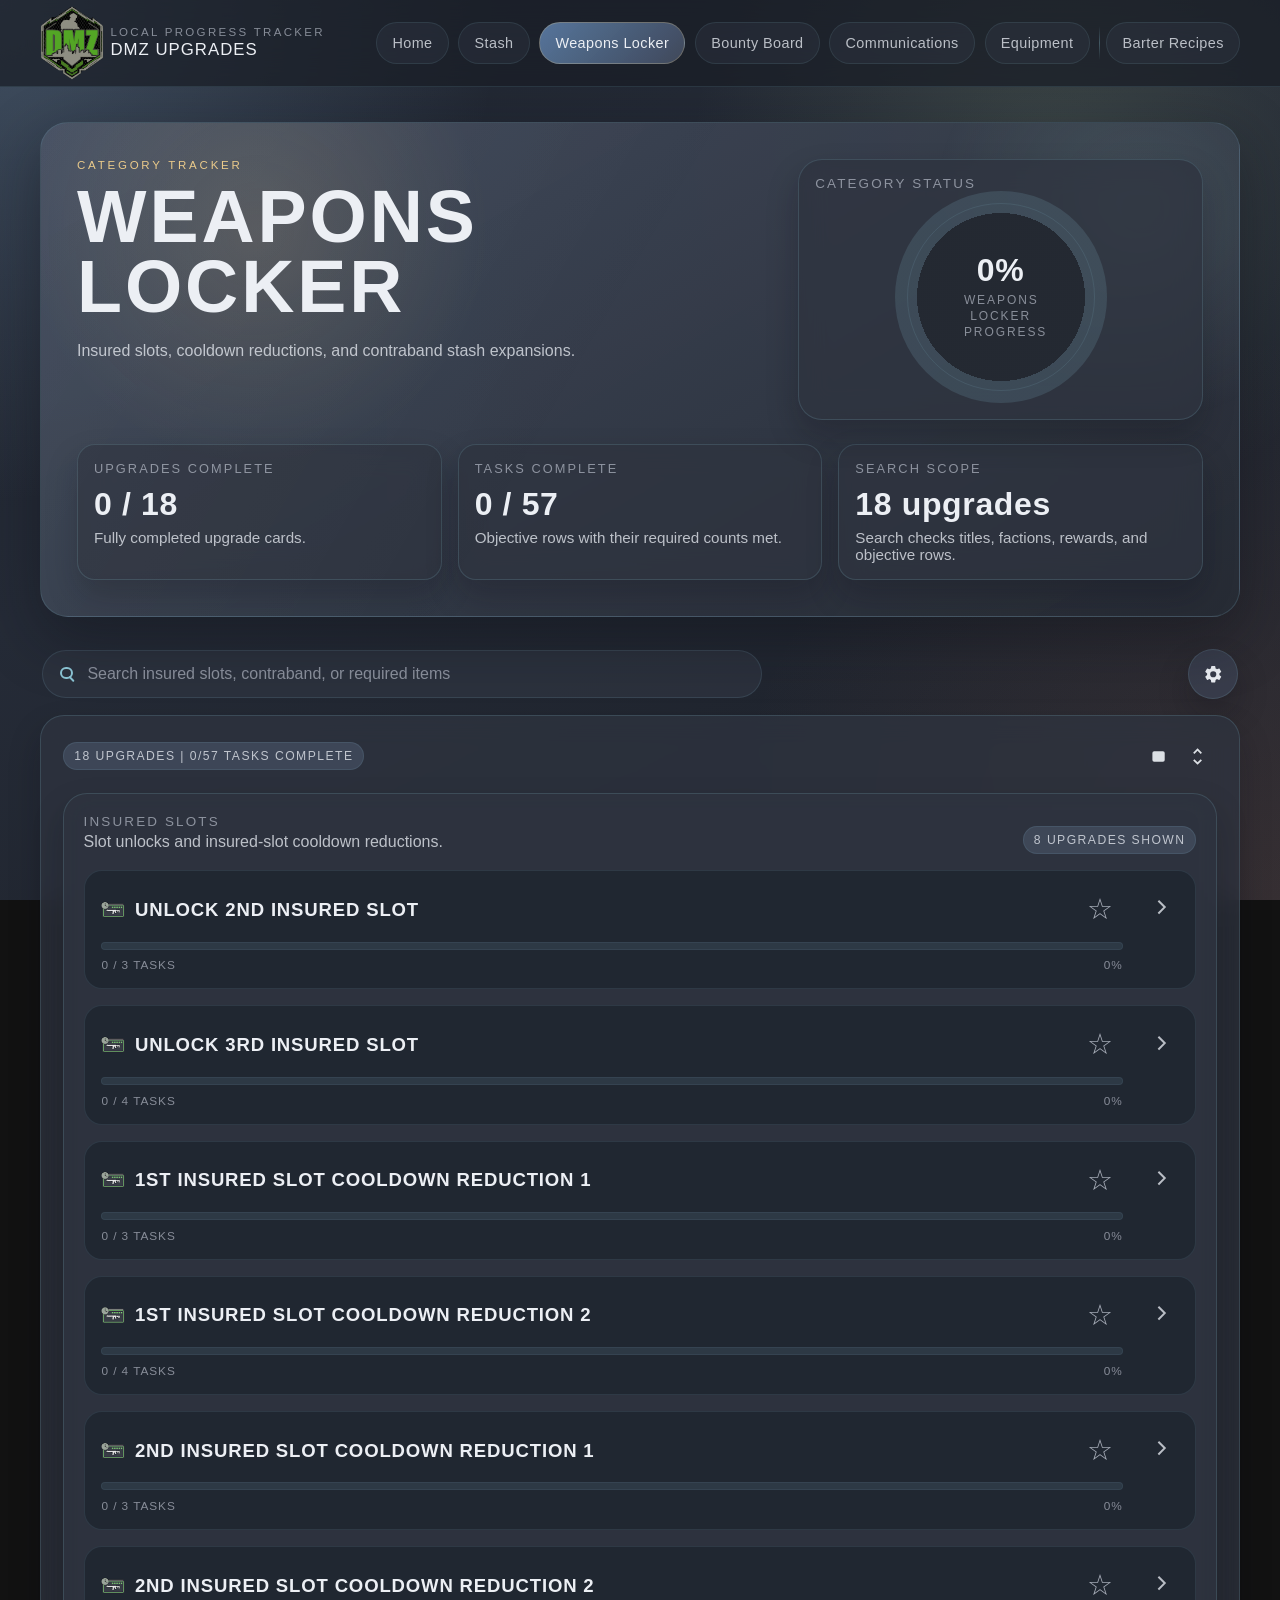
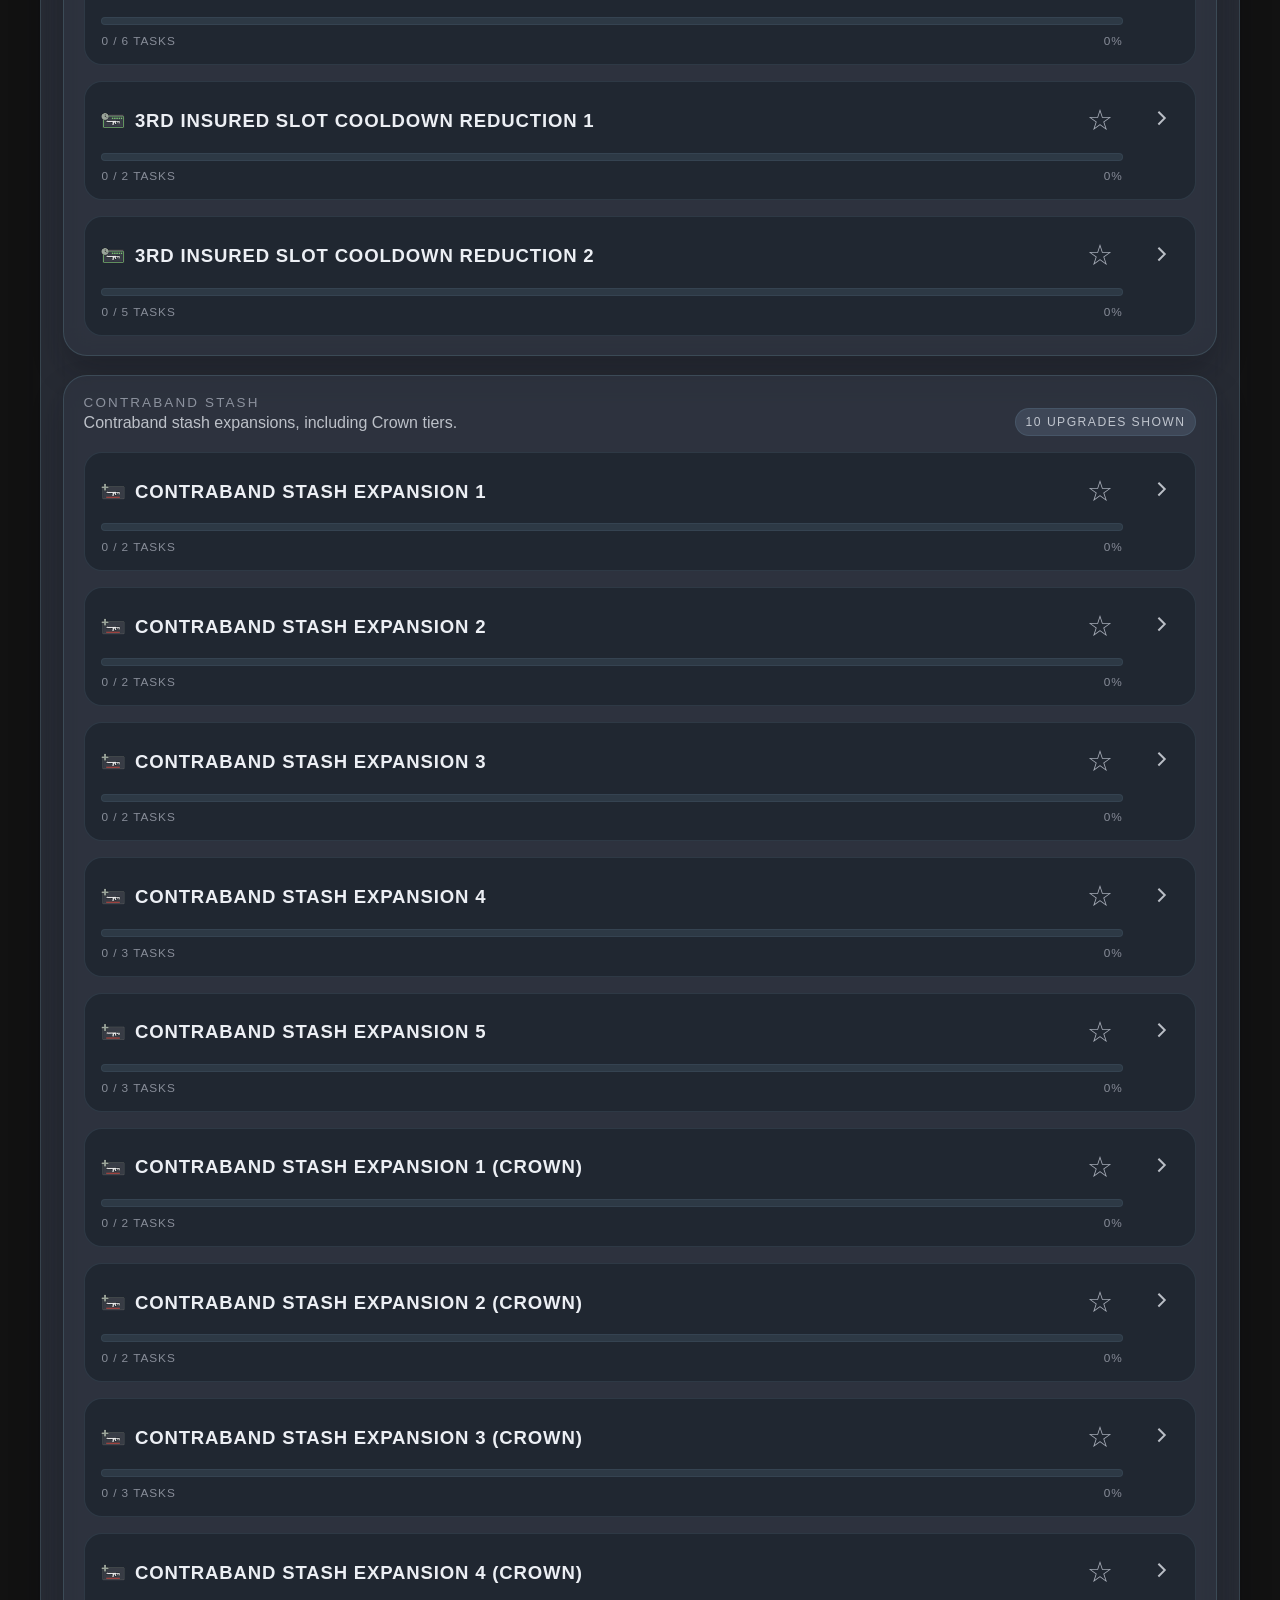
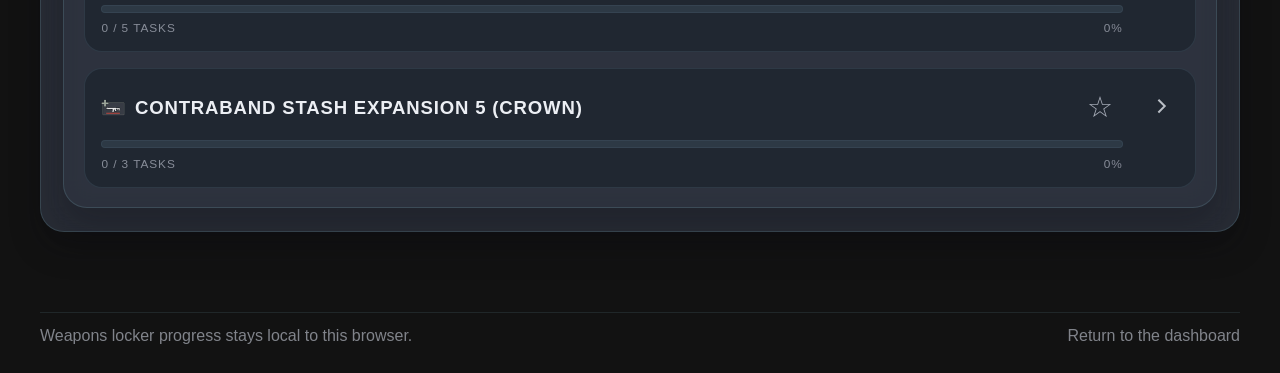
<file: docs/weapons-locker.html>
<!doctype html>
<html lang="en">
  <head>
    <meta charset="utf-8">
    <meta name="viewport" content="width=device-width, initial-scale=1">
    <title>Weapons Locker | DMZ Tracker</title>
    <meta name="description" content="Track DMZ weapons locker upgrades locally in your browser.">
    <link rel="icon" type="image/png" href="./assets/images/dmz-logo-cropped.png">
    <link rel="stylesheet" href="./assets/styles.css">
    <script src="./assets/data/dmz-upgrades.js" defer></script>
    <script src="./assets/js/storage.js" defer></script>
    <script src="./assets/js/shared.js" defer></script>
    <script src="./assets/js/settings.js" defer></script>
    <script src="./assets/js/category.js" defer></script>
  </head>
  <body data-page="category" data-category="weapons-locker">
    <div class="site-shell">
      <header class="site-header">
        <div class="shell-inner site-header__bar">
          <a class="brand" href="./index.html">
            <div class="brand__mark"><img src="./assets/images/dmz-logo-cropped.png" alt=""></div>
            <div>
              <p class="brand__eyebrow">Local progress tracker</p>
              <p class="brand__title">DMZ Upgrades</p>
            </div>
          </a>
          <nav class="site-nav" aria-label="Primary">
            <a class="site-nav__link" href="./index.html">Home</a>
            <a class="site-nav__link" href="./stash.html">Stash</a>
            <a class="site-nav__link is-active" href="./weapons-locker.html">Weapons Locker</a>
            <a class="site-nav__link" href="./bounty-board.html">Bounty Board</a>
            <a class="site-nav__link" href="./communications.html">Communications</a>
            <a class="site-nav__link" href="./equipment.html">Equipment</a>
            <a class="site-nav__link" href="./barter-recipes.html">Barter Recipes</a>
          </nav>
        </div>
      </header>

      <main class="page">
        <div class="shell-inner">
          <section class="hero">
            <div class="hero__grid">
              <div>
                <p class="eyebrow">Category tracker</p>
                <h1 id="categoryTitle" class="hero__title">Weapons Locker</h1>
                <p id="categoryCopy" class="hero__copy"></p>
              </div>
              <aside class="hero__panel">
                <p class="hero__panel-title">Category status</p>
                <div id="categoryMeter" class="meter"></div>
              </aside>
            </div>
            <div id="categoryMetrics" class="metric-grid"></div>
          </section>

          <div class="toolbar">
            <div class="toolbar__group">
              <label class="search-field" for="categorySearch">
                <span class="search-field__icon" aria-hidden="true"></span>
                <span class="visually-hidden">Search weapons locker upgrades</span>
                <input id="categorySearch" type="search" placeholder="Search insured slots, contraband, or required items">
              </label>
            </div>
            <div class="toolbar__group">
              <button id="settingsButton" class="settings-trigger" type="button" aria-label="Open progress settings" aria-controls="settingsDialog" aria-haspopup="dialog">
                <span class="settings-trigger__icon" aria-hidden="true">
                  <svg viewBox="0 0 24 24" focusable="false">
                    <path d="M19.14 12.94c.04-.31.06-.63.06-.94s-.02-.63-.06-.94l2.03-1.58a.48.48 0 0 0 .11-.61l-1.92-3.32a.49.49 0 0 0-.58-.22l-2.39.96a7.03 7.03 0 0 0-1.63-.94L14.4 2.8a.49.49 0 0 0-.48-.38h-3.84a.49.49 0 0 0-.48.38l-.36 2.55c-.58.23-1.13.54-1.63.94l-2.39-.96a.49.49 0 0 0-.58.22L2.72 8.87a.48.48 0 0 0 .11.61l2.03 1.58c-.04.31-.06.63-.06.94s.02.63.06.94l-2.03 1.58a.48.48 0 0 0-.11.61l1.92 3.32c.13.22.39.31.58.22l2.39-.96c.5.4 1.05.72 1.63.94l.36 2.55c.04.24.24.38.48.38h3.84c.24 0 .44-.14.48-.38l.36-2.55c.58-.23 1.13-.54 1.63-.94l2.39.96c.19.09.45 0 .58-.22l1.92-3.32a.48.48 0 0 0-.11-.61l-2.03-1.58ZM12 15.6A3.6 3.6 0 1 1 12 8.4a3.6 3.6 0 0 1 0 7.2Z"></path>
                  </svg>
                </span>
              </button>
            </div>
          </div>

          <section class="panel category-groups-panel">
            <div class="panel__header">
              <span id="filterMeta" class="chip"></span>
              <div class="panel__actions">
                <button id="toggleCategoryLayoutButton" class="settings-trigger category-layout-button" type="button" aria-controls="categoryGroups" aria-label="Switch to two cards per row" title="Switch to two cards per row" aria-pressed="false" data-columns="1">
                  <span class="settings-trigger__icon category-layout-button__icon" aria-hidden="true">
                    <svg viewBox="0 0 24 24" focusable="false">
                      <rect class="category-layout-button__icon-single" x="5" y="6" width="14" height="12" rx="2"></rect>
                      <g class="category-layout-button__icon-double">
                        <rect x="4.5" y="6" width="6.25" height="12" rx="1.5"></rect>
                        <rect x="13.25" y="6" width="6.25" height="12" rx="1.5"></rect>
                      </g>
                    </svg>
                  </span>
                </button>
                <button id="toggleCategoryCardsButton" class="settings-trigger toggle-details-button" type="button" aria-controls="categoryGroups" aria-label="Expand all visible upgrade cards" title="Expand all visible upgrade cards" data-state="expand">
                  <span class="settings-trigger__icon toggle-details-button__icon" aria-hidden="true">
                    <svg viewBox="0 0 24 24" focusable="false">
                      <path class="toggle-details-button__icon-expand" d="M12 5.41 15.59 9 17 7.59 12 2.59 7 7.59 8.41 9 12 5.41Zm0 13.18L8.41 15 7 16.41l5 5 5-5L15.59 15 12 18.59Z"></path>
                      <path class="toggle-details-button__icon-collapse" d="M7.56994 5.00001L6.50928 6.06067L11.9999 11.5536L17.4906 6.06067L16.43 5.00001L11.9999 9.43186L7.56994 5.00001ZM16.4298 19L17.4905 17.9394L11.9999 12.4465L6.5094 17.9394L7.57006 19L11.9999 14.5683L16.4298 19Z"></path>
                    </svg>
                  </span>
                </button>
              </div>
            </div>
            <div id="categoryGroups" class="group-stack"></div>
          </section>

          <noscript class="no-script">This tracker needs JavaScript to render the data and save your local progress.</noscript>
        </div>
      </main>

      <footer class="footer">
        <div class="shell-inner footer__inner">
          <div>Weapons locker progress stays local to this browser.</div>
          <div><a href="./index.html">Return to the dashboard</a></div>
        </div>
      </footer>
    </div>
  </body>
</html>
</file>
<file: assets/styles.css>
:root {
  --nord0: #2e3440;
  --nord1: #3b4252;
  --nord2: #434c5e;
  --nord3: #4c566a;
  --nord4: #d8dee9;
  --nord5: #e5e9f0;
  --nord6: #eceff4;
  --nord7: #8fbcbb;
  --nord8: #88c0d0;
  --nord9: #81a1c1;
  --nord10: #5e81ac;
  --nord11: #bf616a;
  --nord12: #d08770;
  --nord13: #ebcb8b;
  --nord14: #a3be8c;
  --nord15: #b48ead;
  --panel: rgba(46, 52, 64, 0.76);
  --panel-strong: rgba(41, 46, 56, 0.9);
  --panel-outline: rgba(136, 192, 208, 0.18);
  --text-main: var(--nord6);
  --text-soft: rgba(229, 233, 240, 0.78);
  --text-muted: rgba(216, 222, 233, 0.56);
  --success: var(--nord14);
  --warning: var(--nord13);
  --danger: var(--nord11);
  --shadow-lg: 0 20px 60px rgba(11, 14, 21, 0.42);
  --shadow-md: 0 16px 32px rgba(11, 14, 21, 0.24);
  --radius-lg: 24px;
  --radius-md: 18px;
  --radius-sm: 12px;
  --header-height: 86px;
}

* {
  box-sizing: border-box;
}

html {
  color-scheme: dark;
  scroll-behavior: smooth;
}

body {
  margin: 0;
  min-height: 100vh;
  color: var(--text-main);
  font-family: Bahnschrift, "Segoe UI Variable", "Segoe UI", sans-serif;
  background:
    radial-gradient(circle at top left, rgba(129, 161, 193, 0.34), transparent 32%),
    radial-gradient(circle at 82% 18%, rgba(163, 190, 140, 0.18), transparent 28%),
    radial-gradient(circle at bottom right, rgba(208, 135, 112, 0.14), transparent 36%),
    linear-gradient(155deg, #1f2530 0%, #252b37 42%, #1c2028 100%);
  background-attachment: fixed;
}

body::before {
  content: "";
  position: fixed;
  inset: 0;
  pointer-events: none;
  background:
    linear-gradient(rgba(255, 255, 255, 0.025) 1px, transparent 1px),
    linear-gradient(90deg, rgba(255, 255, 255, 0.025) 1px, transparent 1px);
  background-size: 30px 30px;
  mask-image: radial-gradient(circle at center, black 42%, transparent 92%);
  opacity: 0.24;
}

a {
  color: inherit;
  text-decoration: none;
}

button,
input {
  font: inherit;
}

button {
  cursor: pointer;
}

img {
  max-width: 100%;
}

.site-shell {
  position: relative;
  z-index: 1;
}

.shell-inner {
  width: min(1200px, calc(100vw - 2rem));
  margin: 0 auto;
}

.site-header {
  position: sticky;
  top: 0;
  z-index: 40;
  backdrop-filter: blur(18px);
  background: rgba(25, 30, 38, 0.72);
  border-bottom: 1px solid rgba(136, 192, 208, 0.14);
}

.site-header__bar {
  min-height: var(--header-height);
  display: flex;
  align-items: center;
  justify-content: space-between;
  gap: 1rem;
}

.brand {
  display: flex;
  align-items: center;
  gap: 0.4rem;
}

.brand__mark {
  width: 64px;
  height: 75px;
  display: flex;
  align-items: center;
  justify-content: center;
  flex-shrink: 0;
}

.brand__mark img {
  display: block;
  width: 100%;
  height: 100%;
  object-fit: contain;
}

.brand__eyebrow {
  margin: 0;
  font-size: 0.72rem;
  letter-spacing: 0.2em;
  text-transform: uppercase;
  color: var(--text-muted);
}

.brand__title {
  margin: 0.1rem 0 0;
  font-size: 1.05rem;
  letter-spacing: 0.06em;
  text-transform: uppercase;
}

.site-nav {
  display: flex;
  flex-wrap: wrap;
  justify-content: flex-end;
  gap: 0.6rem;
}

.site-nav__link {
  padding: 0.75rem 0.95rem;
  border-radius: 999px;
  border: 1px solid rgba(136, 192, 208, 0.12);
  color: var(--text-soft);
  font-size: 0.9rem;
  letter-spacing: 0.03em;
  background: rgba(59, 66, 82, 0.26);
  transition: transform 0.2s ease, border-color 0.2s ease, background 0.2s ease;
}

.site-nav__link:hover,
.site-nav__link:focus-visible {
  transform: translateY(-1px);
  border-color: rgba(143, 188, 187, 0.42);
  background: rgba(67, 76, 94, 0.72);
  outline: none;
}

.site-nav__link.is-active {
  background: linear-gradient(135deg, rgba(94, 129, 172, 0.88), rgba(67, 76, 94, 0.94));
  color: var(--nord6);
  border-color: rgba(235, 203, 139, 0.26);
}

.nav-toggle {
  display: none;
  width: 3rem;
  height: 3rem;
  padding: 0;
  border: 1px solid rgba(136, 192, 208, 0.16);
  border-radius: 16px;
  align-items: center;
  justify-content: center;
  color: var(--text-main);
  background: rgba(59, 66, 82, 0.82);
  box-shadow: var(--shadow-md);
  transition: transform 0.18s ease, border-color 0.18s ease, background 0.18s ease, box-shadow 0.18s ease;
}

.nav-toggle:hover,
.nav-toggle:focus-visible {
  transform: translateY(-1px);
  border-color: rgba(143, 188, 187, 0.42);
  background: rgba(67, 76, 94, 0.94);
  box-shadow: 0 18px 32px rgba(11, 14, 21, 0.28);
  outline: none;
}

.nav-toggle__bars {
  width: 1.15rem;
  display: grid;
  gap: 0.26rem;
}

.nav-toggle__bars span {
  display: block;
  width: 100%;
  height: 2px;
  border-radius: 999px;
  background: currentColor;
  transition: transform 0.18s ease, opacity 0.18s ease;
}

.site-header.is-nav-open .nav-toggle__bars span:nth-child(1) {
  transform: translateY(0.39rem) rotate(45deg);
}

.site-header.is-nav-open .nav-toggle__bars span:nth-child(2) {
  opacity: 0;
}

.site-header.is-nav-open .nav-toggle__bars span:nth-child(3) {
  transform: translateY(-0.39rem) rotate(-45deg);
}

.page {
  padding: 2.2rem 0 4rem;
}

.hero {
  position: relative;
  overflow: hidden;
  padding: 2.25rem;
  border-radius: calc(var(--radius-lg) + 4px);
  background:
    linear-gradient(150deg, rgba(67, 76, 94, 0.9), rgba(37, 42, 52, 0.92)),
    linear-gradient(90deg, rgba(136, 192, 208, 0.18), rgba(235, 203, 139, 0.08));
  border: 1px solid rgba(136, 192, 208, 0.18);
  box-shadow: var(--shadow-lg);
  animation: rise-in 0.65s ease both;
}

.hero::after {
  content: "";
  position: absolute;
  inset: 0;
  background:
    radial-gradient(circle at 18% 22%, rgba(235, 203, 139, 0.14), transparent 22%),
    radial-gradient(circle at 92% 18%, rgba(143, 188, 187, 0.16), transparent 18%),
    linear-gradient(120deg, rgba(255, 255, 255, 0.04), transparent 48%);
  pointer-events: none;
}

.hero__grid {
  position: relative;
  z-index: 1;
  display: grid;
  grid-template-columns: minmax(0, 1.55fr) minmax(280px, 0.9fr);
  gap: 1.5rem;
}

.eyebrow {
  margin: 0;
  color: var(--nord13);
  text-transform: uppercase;
  letter-spacing: 0.24em;
  font-size: 0.72rem;
}

.hero__title {
  margin: 0.7rem 0 0;
  max-width: 13ch;
  font-size: clamp(2.4rem, 6vw, 4.6rem);
  line-height: 0.94;
  letter-spacing: 0.04em;
  text-transform: uppercase;
}

.hero__copy {
  max-width: 58ch;
  margin: 1rem 0 0;
  color: var(--text-soft);
  font-size: 1rem;
  line-height: 1.7;
}

.hero__note {
  display: inline-flex;
  margin-top: 1.25rem;
  padding: 0.55rem 0.8rem;
  border-radius: 999px;
  background: rgba(191, 97, 106, 0.1);
  border: 1px solid rgba(191, 97, 106, 0.22);
  font-size: 0.85rem;
  color: var(--text-soft);
}

.hero__panel,
.panel,
.metric-card,
.category-card,
.group-card,
.match-card,
.storage-banner,
.empty-state {
  background: var(--panel);
  border: 1px solid var(--panel-outline);
  box-shadow: var(--shadow-md);
  backdrop-filter: blur(14px);
}

.hero__panel {
  padding: 1.2rem;
  border-radius: var(--radius-lg);
  display: grid;
  gap: 1rem;
  align-content: start;
}

.hero__panel-title,
.panel__title,
.group-card__title {
  margin: 0;
  font-size: 0.84rem;
  letter-spacing: 0.16em;
  text-transform: uppercase;
  color: var(--text-muted);
}

.hero__panel-copy,
.panel__copy {
  margin: 0;
  line-height: 1.6;
  color: var(--text-soft);
}

.meter {
  --progress: 0%;
  position: relative;
  width: min(100%, 212px);
  aspect-ratio: 1;
  margin: 0 auto;
  border-radius: 50%;
  display: grid;
  place-items: center;
  background:
    radial-gradient(circle at center, rgba(36, 41, 50, 0.98) 0 56%, transparent 56% 100%),
    conic-gradient(var(--nord13) var(--progress), rgba(136, 192, 208, 0.16) 0);
}

.meter::before {
  content: "";
  position: absolute;
  inset: 12px;
  border-radius: 50%;
  border: 1px solid rgba(136, 192, 208, 0.12);
}

.meter__content {
  position: relative;
  z-index: 1;
  width: min(72%, 150px);
  display: grid;
  justify-items: center;
  gap: 0.35rem;
  text-align: center;
}

.meter__value {
  font-size: 2rem;
  font-weight: 700;
  line-height: 1;
  letter-spacing: 0.02em;
}

.meter__label {
  display: block;
  max-width: 11ch;
  color: var(--text-muted);
  font-size: 0.75rem;
  line-height: 1.35;
  letter-spacing: 0.16em;
  text-transform: uppercase;
}

.metric-grid {
  display: grid;
  grid-template-columns: repeat(3, minmax(0, 1fr));
  gap: 1rem;
  margin-top: 1.5rem;
}

.metric-card {
  padding: 1rem;
  border-radius: var(--radius-md);
  animation: rise-in 0.6s ease both;
}

.metric-card:nth-child(2) {
  animation-delay: 0.06s;
}

.metric-card:nth-child(3) {
  animation-delay: 0.12s;
}

.metric-card__label {
  display: block;
  margin-bottom: 0.6rem;
  color: var(--text-muted);
  font-size: 0.8rem;
  text-transform: uppercase;
  letter-spacing: 0.16em;
}

.metric-card__value {
  font-size: clamp(1.5rem, 3vw, 2rem);
  font-weight: 700;
  letter-spacing: 0.02em;
}

.metric-card__detail {
  margin-top: 0.4rem;
  color: var(--text-soft);
  font-size: 0.95rem;
}

.toolbar {
  display: flex;
  flex-wrap: wrap;
  align-items: center;
  justify-content: space-between;
  gap: 1rem;
  margin-top: 1.5rem;
}

body[data-page="home"] .toolbar {
  margin-bottom: 1.35rem;
}

.toolbar__group {
  display: flex;
  flex-wrap: wrap;
  gap: 0.8rem;
  align-items: center;
}

body[data-page="category"] .toolbar {
  gap: 1.25rem 1.5rem;
  margin-top: 2rem;
  margin-bottom: 1rem;
  padding-inline: 0.15rem;
}

body[data-page="category"] .toolbar__group {
  gap: 1rem;
}

body[data-page="home"] .toolbar__group:first-child,
body[data-page="category"] .toolbar__group:first-child {
  flex: 1 1 auto;
  min-width: min(420px, 100%);
}

body[data-page="home"] .search-field,
body[data-page="category"] .search-field {
  flex: 1 1 auto;
  width: 100%;
  max-width: 720px;
  min-width: 0;
}

.search-field {
  display: flex;
  align-items: center;
  min-width: min(100%, 360px);
  gap: 0.75rem;
  padding: 0.9rem 1rem;
  border-radius: 999px;
  background: rgba(46, 52, 64, 0.82);
  border: 1px solid rgba(136, 192, 208, 0.14);
}

.search-field__icon {
  position: relative;
  flex: 0 0 1rem;
  width: 1rem;
  height: 1rem;
}

.search-field__icon::before,
.search-field__icon::after {
  content: "";
  position: absolute;
}

.search-field__icon::before {
  inset: 0.05rem 0.18rem 0.18rem 0.05rem;
  border: 2px solid var(--nord8);
  border-radius: 50%;
}

.search-field__icon::after {
  width: 0.45rem;
  height: 2px;
  right: 0;
  bottom: 0.1rem;
  border-radius: 999px;
  background: var(--nord8);
  transform: rotate(45deg);
  transform-origin: center;
}

.search-field input {
  width: 100%;
  border: 0;
  padding: 0;
  color: var(--text-main);
  background: transparent;
  outline: none;
}

.search-field input::placeholder {
  color: var(--text-muted);
}

.button {
  border: 0;
  border-radius: 999px;
  padding: 0.9rem 1.2rem;
  font-weight: 700;
  letter-spacing: 0.06em;
  text-transform: uppercase;
  transition: transform 0.18s ease, box-shadow 0.18s ease, background 0.18s ease;
}

.button:hover,
.button:focus-visible {
  transform: translateY(-1px);
  outline: none;
}

.button--primary {
  color: var(--nord0);
  background: linear-gradient(135deg, var(--nord13), #f0d899);
  box-shadow: 0 10px 26px rgba(235, 203, 139, 0.24);
}

.button--ghost {
  color: var(--text-main);
  background: rgba(67, 76, 94, 0.9);
  border: 1px solid rgba(136, 192, 208, 0.16);
}

.button--danger {
  color: var(--text-main);
  background: linear-gradient(135deg, rgba(191, 97, 106, 0.92), rgba(140, 73, 81, 0.94));
  box-shadow: 0 10px 26px rgba(191, 97, 106, 0.16);
}

.button--small {
  padding: 0.55rem 0.85rem;
  font-size: 0.76rem;
}

body.has-modal-open {
  overflow: hidden;
}

.settings-trigger {
  width: 3.1rem;
  height: 3.1rem;
  padding: 0;
  border: 1px solid rgba(136, 192, 208, 0.16);
  border-radius: 999px;
  display: inline-flex;
  align-items: center;
  justify-content: center;
  color: var(--text-main);
  background: rgba(59, 66, 82, 0.78);
  box-shadow: var(--shadow-md);
  transition: transform 0.18s ease, border-color 0.18s ease, background 0.18s ease, box-shadow 0.18s ease;
}

.settings-trigger:hover,
.settings-trigger:focus-visible {
  transform: translateY(-1px) rotate(10deg);
  border-color: rgba(143, 188, 187, 0.42);
  background: rgba(67, 76, 94, 0.94);
  box-shadow: 0 18px 32px rgba(11, 14, 21, 0.28);
  outline: none;
}

.settings-trigger__icon {
  width: 1.28rem;
  height: 1.28rem;
  display: block;
}

.settings-trigger__icon svg {
  width: 100%;
  height: 100%;
  display: block;
  fill: currentColor;
}

.settings-dialog {
  width: min(540px, calc(100vw - 1.5rem));
  padding: 0;
  border: 0;
  color: var(--text-main);
  background: transparent;
}

.settings-dialog::backdrop {
  background: rgba(15, 18, 24, 0.78);
  backdrop-filter: blur(12px);
}

.settings-dialog__panel {
  padding: 1.1rem;
  border-radius: 20px;
  border: 1px solid rgba(136, 192, 208, 0.18);
  background:
    radial-gradient(circle at top right, rgba(129, 161, 193, 0.18), transparent 34%),
    linear-gradient(180deg, rgba(46, 52, 64, 0.98), rgba(41, 46, 56, 0.98));
  box-shadow: var(--shadow-lg);
  animation: rise-in 0.24s ease both;
}

.settings-dialog__header {
  display: flex;
  align-items: flex-start;
  justify-content: space-between;
  gap: 0.8rem;
}

.settings-dialog__eyebrow {
  margin: 0;
  color: var(--nord13);
  font-size: 0.72rem;
  letter-spacing: 0.22em;
  text-transform: uppercase;
}

.settings-dialog__title {
  margin: 0.2rem 0 0;
  font-size: 1rem;
  letter-spacing: 0.06em;
  text-transform: uppercase;
}

.settings-dialog__close {
  width: 2.35rem;
  height: 2.35rem;
  padding: 0;
  border: 1px solid rgba(136, 192, 208, 0.14);
  border-radius: 999px;
  display: inline-flex;
  align-items: center;
  justify-content: center;
  color: var(--text-main);
  background: rgba(67, 76, 94, 0.72);
  font-size: 1.35rem;
  line-height: 1;
  transition: transform 0.18s ease, border-color 0.18s ease, background 0.18s ease;
}

.settings-dialog__close:hover,
.settings-dialog__close:focus-visible {
  transform: translateY(-1px);
  border-color: rgba(143, 188, 187, 0.34);
  background: rgba(76, 86, 106, 0.9);
  outline: none;
}

.settings-dialog__copy {
  margin: 0.7rem 0 0;
  color: var(--text-soft);
  line-height: 1.55;
}

.settings-dialog__summary {
  display: flex;
  flex-wrap: wrap;
  gap: 0.55rem;
  margin-top: 0.8rem;
}

.settings-dialog__stat {
  display: inline-flex;
  align-items: center;
  padding: 0.38rem 0.62rem;
  border-radius: 999px;
  border: 1px solid rgba(136, 192, 208, 0.1);
  background: rgba(46, 52, 64, 0.72);
  color: var(--text-muted);
  font-size: 0.72rem;
  letter-spacing: 0.12em;
  text-transform: uppercase;
}

.settings-dialog__feedback {
  margin: 0.85rem 0 0;
  padding: 0.8rem 0.9rem;
  border-radius: var(--radius-sm);
  border: 1px solid rgba(136, 192, 208, 0.16);
  background: rgba(59, 66, 82, 0.64);
  color: var(--text-main);
}

.settings-dialog__feedback.is-success {
  border-color: rgba(163, 190, 140, 0.36);
  background: rgba(76, 94, 64, 0.58);
}

.settings-dialog__feedback.is-warning {
  border-color: rgba(235, 203, 139, 0.34);
  background: rgba(97, 83, 54, 0.52);
}

.settings-dialog__feedback.is-error {
  border-color: rgba(191, 97, 106, 0.36);
  background: rgba(95, 52, 58, 0.62);
}

.settings-dialog__grid {
  display: grid;
  gap: 0.75rem;
  margin-top: 0.85rem;
}

.settings-dialog__card {
  padding: 0.9rem;
  border-radius: 16px;
  border: 1px solid rgba(136, 192, 208, 0.1);
  background: rgba(59, 66, 82, 0.28);
}

.settings-dialog__card--danger {
  border-color: rgba(191, 97, 106, 0.16);
  background: linear-gradient(180deg, rgba(76, 53, 60, 0.22), rgba(59, 66, 82, 0.28));
}

.settings-dialog__card-title {
  margin: 0;
  font-size: 0.8rem;
  letter-spacing: 0.12em;
  text-transform: uppercase;
}

.settings-dialog__card-copy,
.settings-dialog__confirm-copy {
  margin: 0.5rem 0 0;
  color: var(--text-soft);
  line-height: 1.5;
}

.settings-dialog__action-row {
  display: flex;
  flex-wrap: wrap;
  align-items: center;
  gap: 0.65rem;
  margin-top: 0.75rem;
}

.settings-dialog__action-row--stack {
  align-items: flex-start;
}

.settings-dialog__meta {
  flex: 1 1 180px;
  color: var(--text-muted);
  font-size: 0.88rem;
  line-height: 1.45;
}

.settings-dialog__confirm {
  margin-top: 0.8rem;
  padding-top: 0.8rem;
  border-top: 1px solid rgba(136, 192, 208, 0.14);
}

.settings-dialog__confirm--danger {
  border-top-color: rgba(191, 97, 106, 0.22);
}

.settings-dialog .button {
  display: inline-flex;
  align-items: center;
  justify-content: center;
  padding: 0.78rem 1rem;
  font-size: 0.82rem;
  letter-spacing: 0.05em;
}

.settings-dialog .button--small {
  padding: 0.52rem 0.8rem;
  font-size: 0.74rem;
}

.settings-dialog__button--danger {
  color: rgba(236, 239, 244, 0.9);
  background: rgba(95, 52, 58, 0.38);
  border: 1px solid rgba(191, 97, 106, 0.24);
  box-shadow: none;
}

.settings-dialog__button--danger:hover,
.settings-dialog__button--danger:focus-visible {
  background: rgba(115, 60, 69, 0.56);
  border-color: rgba(191, 97, 106, 0.38);
}

.storage-banner {
  margin-top: 1rem;
  padding: 0.95rem 1rem;
  border-radius: var(--radius-md);
  color: var(--text-soft);
}

.storage-banner.is-warning {
  border-color: rgba(191, 97, 106, 0.34);
  background: rgba(95, 52, 58, 0.65);
}

.storage-banner__title {
  display: block;
  margin-bottom: 0.25rem;
  font-size: 0.8rem;
  letter-spacing: 0.14em;
  text-transform: uppercase;
  color: var(--nord13);
}

.section-heading {
  display: flex;
  flex-wrap: wrap;
  align-items: end;
  justify-content: space-between;
  gap: 1rem;
  margin: 2.25rem 0 1rem;
}

.section-heading__title {
  margin: 0;
  font-size: clamp(1.4rem, 2.8vw, 2rem);
  text-transform: uppercase;
  letter-spacing: 0.06em;
}

.section-heading__copy {
  margin: 0;
  color: var(--text-soft);
}

.category-grid {
  display: grid;
  grid-template-columns: repeat(auto-fit, minmax(220px, 1fr));
  gap: 1rem;
}

.category-card,
.match-card,
.group-card,
.empty-state {
  position: relative;
  overflow: hidden;
  border-radius: var(--radius-lg);
}

.category-card {
  display: grid;
  grid-template-rows: minmax(7.75rem, 1fr) auto;
  gap: 0.85rem;
  padding: 1.1rem;
  min-height: 228px;
  align-content: start;
  border-radius: 14px;
  animation: rise-in 0.6s ease both;
  transition: transform 0.22s ease, border-color 0.22s ease, box-shadow 0.22s ease, background 0.22s ease;
}

.category-card:nth-child(2) {
  animation-delay: 0.05s;
}

.category-card:nth-child(3) {
  animation-delay: 0.1s;
}

.category-card:nth-child(4) {
  animation-delay: 0.15s;
}

.category-card:nth-child(5) {
  animation-delay: 0.2s;
}

.category-card::after {
  content: "";
  position: absolute;
  inset: auto -10% -40% 38%;
  height: 160px;
  background: radial-gradient(circle, color-mix(in srgb, var(--card-accent) 32%, transparent), transparent 68%);
  opacity: 0.9;
  pointer-events: none;
  transition: opacity 0.22s ease, transform 0.22s ease;
}

.category-card:hover,
.category-card:focus-visible {
  transform: translateY(-4px);
  border-color: color-mix(in srgb, var(--card-accent) 42%, rgba(136, 192, 208, 0.18));
  box-shadow: 0 22px 42px rgba(11, 14, 21, 0.34);
  background: color-mix(in srgb, var(--panel) 88%, var(--card-accent) 12%);
  outline: none;
}

.category-card:hover::after,
.category-card:focus-visible::after {
  opacity: 1;
  transform: scale(1.08);
}

.category-card.is-muted {
  opacity: 0.5;
}

.category-card__badge {
  width: 58px;
  height: 58px;
  border-radius: 18px;
  display: grid;
  place-items: center;
  font-size: 1rem;
  font-weight: 700;
  letter-spacing: 0.1em;
  color: var(--nord0);
  background: linear-gradient(140deg, var(--card-accent), rgba(236, 239, 244, 0.92));
  box-shadow: 0 16px 36px rgba(0, 0, 0, 0.2);
}

.category-card__icons {
  display: flex;
  flex-wrap: wrap;
  justify-content: center;
  gap: 0.85rem;
  align-items: center;
  min-height: 4.25rem;
  width: 100%;
}

.category-card__icon {
  width: 4.25rem;
  height: 4.25rem;
  padding: 0.82rem;
  border-radius: 16px;
  background: rgba(59, 66, 82, 0.5);
  border: 1px solid rgba(136, 192, 208, 0.16);
  box-shadow: inset 0 1px 0 rgba(236, 239, 244, 0.04), 0 14px 28px rgba(11, 14, 21, 0.18);
  transition: transform 0.22s ease, border-color 0.22s ease, background 0.22s ease;
}

.category-card:hover .category-card__icon,
.category-card:focus-visible .category-card__icon {
  transform: translateY(-2px);
  border-color: color-mix(in srgb, var(--card-accent) 36%, rgba(136, 192, 208, 0.16));
  background: color-mix(in srgb, rgba(59, 66, 82, 0.5) 80%, var(--card-accent) 20%);
}

.category-card__eyebrow,
.chip {
  display: inline-flex;
  align-items: center;
  gap: 0.45rem;
  width: fit-content;
  padding: 0.38rem 0.62rem;
  border-radius: 999px;
  font-size: 0.76rem;
  letter-spacing: 0.12em;
  text-transform: uppercase;
}

.category-card__eyebrow {
  color: var(--card-accent);
  background: rgba(59, 66, 82, 0.78);
}

.category-card__title,
.match-card__title,
.upgrade-card__title {
  margin: 0;
  line-height: 1.15;
  text-transform: uppercase;
  letter-spacing: 0.05em;
}

.category-card__title {
  font-size: 1.25rem;
}

.category-card__summary,
.match-card__copy,
.upgrade-card__meta,
.group-card__copy,
.task-row__subtitle,
.empty-state__copy {
  margin: 0;
  color: var(--text-soft);
  line-height: 1.6;
}

.category-card__summary {
  max-width: 28ch;
}

.category-card__copy {
  display: grid;
  gap: 0.55rem;
  align-content: start;
}

.category-card__footer {
  display: grid;
  grid-template-rows: auto auto;
  gap: 0.65rem;
  align-content: end;
  align-self: end;
}

.progress-track {
  position: relative;
  overflow: hidden;
  height: 10px;
  border-radius: 999px;
  background: rgba(136, 192, 208, 0.12);
  border: 1px solid rgba(136, 192, 208, 0.08);
}

.progress-track--small {
  height: 8px;
}

.progress-track__fill {
  height: 100%;
  width: 0;
  border-radius: inherit;
  background: linear-gradient(90deg, var(--nord7), var(--nord13));
}

.progress-track__text {
  display: flex;
  justify-content: space-between;
  gap: 0.75rem;
  margin-top: 0.55rem;
  font-size: 0.8rem;
  color: var(--text-muted);
}

.panel {
  padding: 1.2rem;
  border-radius: var(--radius-lg);
}

.panel__header {
  display: flex;
  flex-wrap: wrap;
  align-items: flex-end;
  justify-content: space-between;
  gap: 0.8rem;
  margin-bottom: 1rem;
}

.match-grid,
.group-stack {
  display: grid;
  gap: 1rem;
}

.favorites-panel {
  padding: 1.7rem 1.8rem 1.85rem;
}

.favorites-panel .panel__header {
  margin-bottom: 1.45rem;
}

.favorites-panel .match-grid {
  grid-template-columns: 1fr;
  gap: 1.4rem;
}

body[data-page="category"] .group-stack {
  gap: 1.2rem;
  margin-top: 0.35rem;
}

.match-grid {
  grid-template-columns: repeat(auto-fit, minmax(260px, 1fr));
}

.match-card,
.group-card {
  padding: 1rem;
}

.favorite-card {
  display: block;
  padding: 1.55rem 1.65rem;
}

.favorite-card__summary {
  display: flex;
  gap: 1rem;
  align-items: flex-start;
  justify-content: space-between;
  cursor: pointer;
  list-style: none;
}

.favorite-card__summary::marker,
.favorite-card__summary::-webkit-details-marker {
  display: none;
  content: "";
}

.favorite-card__summary-main {
  min-width: 0;
  flex: 1 1 auto;
  display: grid;
  gap: 0.6rem;
}

.favorite-card__summary-copy {
  margin: 0;
  color: var(--text-soft);
  line-height: 1.6;
}

.favorite-card__summary-progress {
  display: grid;
  gap: 0.35rem;
}

.favorite-card__summary-progress .progress-track__text {
  font-size: 0.74rem;
  letter-spacing: 0.08em;
  text-transform: uppercase;
}

.favorite-card__intro {
  display: grid;
  gap: 0.7rem;
}

.favorite-card__header {
  display: flex;
  flex-wrap: wrap;
  align-items: start;
  justify-content: space-between;
  gap: 1.2rem;
}

.favorite-card__details {
  display: grid;
  gap: 1rem;
  margin-top: 1rem;
  padding-top: 1rem;
  border-top: 1px solid rgba(136, 192, 208, 0.1);
}

.favorite-toggle {
  border: 0;
  width: 2.8rem;
  height: 2.8rem;
  border-radius: 999px;
  padding: 0;
  display: grid;
  place-items: center;
  color: var(--text-soft);
  background: transparent;
  box-shadow: none;
  transition: transform 140ms ease, background-color 140ms ease, box-shadow 140ms ease;
}

.favorite-toggle__icon {
  display: block;
  font-size: 1.8rem;
  line-height: 1;
  color: rgba(216, 222, 233, 0.74);
  transition: color 140ms ease, text-shadow 140ms ease;
}

.favorite-toggle.is-active {
  background: transparent;
}

.favorite-toggle.is-active .favorite-toggle__icon {
  color: var(--nord13);
  text-shadow: 0 0 18px rgba(235, 203, 139, 0.16);
}

.favorite-toggle:hover .favorite-toggle__icon,
.favorite-toggle:focus-visible .favorite-toggle__icon {
  color: rgba(236, 239, 244, 0.96);
}

.favorite-toggle.is-active:hover .favorite-toggle__icon,
.favorite-toggle.is-active:focus-visible .favorite-toggle__icon {
  color: #f2d48a;
}

.favorite-toggle:hover,
.favorite-toggle:focus-visible {
  transform: translateY(-1px) scale(1.04);
  background: rgba(46, 52, 64, 0.22);
  box-shadow: 0 0 0 1px rgba(136, 192, 208, 0.14);
  outline: none;
}

.favorite-card__tasks {
  margin-top: 0;
  gap: 1.1rem;
}

.match-card__meta,
.upgrade-card__chips,
.summary-strip,
.task-row__header,
.task-controls {
  display: flex;
  flex-wrap: wrap;
  gap: 0.65rem;
  align-items: center;
}

.item-icon {
  display: inline-flex;
  flex: 0 0 auto;
  align-items: center;
  justify-content: center;
}

.item-icon img {
  display: block;
  width: 100%;
  height: 100%;
  object-fit: contain;
}

.chip {
  background: rgba(67, 76, 94, 0.82);
  color: var(--text-soft);
  border: 1px solid rgba(136, 192, 208, 0.12);
}

.chip--success {
  color: var(--success);
  border-color: rgba(163, 190, 140, 0.24);
}

.chip--accent {
  color: var(--nord13);
}

.chip--warning {
  color: var(--nord12);
}

.group-card {
  display: grid;
  gap: 1rem;
}

body[data-page="category"] .group-card {
  padding: 1.2rem;
}

.group-card__header {
  display: flex;
  flex-wrap: wrap;
  align-items: end;
  justify-content: space-between;
  gap: 1rem;
}

.upgrade-grid {
  display: grid;
  gap: 1rem;
}

.upgrade-card {
  position: relative;
  padding: 1rem 1.05rem;
  border-radius: var(--radius-md);
  background: rgba(31, 37, 48, 0.84);
  border: 1px solid rgba(136, 192, 208, 0.12);
}

.upgrade-card[open] {
  padding-bottom: 1.05rem;
}

.upgrade-card.is-complete {
  border-color: rgba(163, 190, 140, 0.38);
  box-shadow: 0 14px 30px rgba(163, 190, 140, 0.08);
}

.upgrade-card.is-highlighted {
  animation: pulse-ring 1.6s ease;
}

.upgrade-card__summary {
  display: flex;
  gap: 1rem;
  align-items: flex-start;
  justify-content: space-between;
  cursor: pointer;
  list-style: none;
}

.upgrade-card__summary::-webkit-details-marker {
  display: none;
}

.upgrade-card__summary-main {
  min-width: 0;
  flex: 1 1 auto;
  display: grid;
  gap: 0.6rem;
}

.upgrade-card__title-row {
  display: flex;
  flex-wrap: wrap;
  align-items: center;
  gap: 0.65rem;
}

.upgrade-card__summary-icon {
  width: 1.45rem;
  height: 1.45rem;
}

.upgrade-card__title {
  margin: 0;
  font-size: clamp(1rem, 1.8vw, 1.16rem);
  text-transform: uppercase;
  letter-spacing: 0.045em;
}

.upgrade-card__summary-progress {
  display: grid;
  gap: 0.35rem;
}

.upgrade-card__summary-progress .progress-track__text {
  font-size: 0.74rem;
  letter-spacing: 0.08em;
  text-transform: uppercase;
}

.upgrade-card__details {
  display: grid;
  gap: 1rem;
  margin-top: 1rem;
  padding-top: 1rem;
  border-top: 1px solid rgba(136, 192, 208, 0.1);
}

.upgrade-card__chips {
  gap: 0.5rem;
}

.upgrade-card__reward {
  display: grid;
  grid-template-columns: auto minmax(0, 1fr);
  gap: 0.85rem;
  align-items: start;
  padding: 0.95rem 1rem;
  border-radius: var(--radius-sm);
  background: rgba(59, 66, 82, 0.24);
  border: 1px solid rgba(136, 192, 208, 0.1);
}

.upgrade-card__reward-icon {
  width: 1.9rem;
  height: 1.9rem;
}

.upgrade-card__reward-copy {
  min-width: 0;
}

.upgrade-card__reward-label {
  margin: 0;
  font-size: 0.76rem;
  letter-spacing: 0.16em;
  text-transform: uppercase;
  color: var(--nord13);
}

.upgrade-card__reward-value {
  margin: 0.28rem 0 0;
  color: var(--text-soft);
  line-height: 1.5;
}

.upgrade-card__collapse {
  width: 2.5rem;
  height: 2.5rem;
  flex: 0 0 auto;
  border-radius: 999px;
  display: grid;
  place-items: center;
  background: transparent;
  color: var(--text-soft);
}

.upgrade-card__collapse:hover,
.upgrade-card__collapse:focus-visible {
  background: rgba(46, 52, 64, 0.3);
  outline: none;
}

.upgrade-card__collapse-icon {
  width: 0.6rem;
  height: 0.6rem;
  border-right: 2px solid currentColor;
  border-bottom: 2px solid currentColor;
  transform: translateY(0.02rem) rotate(-45deg);
  transition: transform 160ms ease;
}

.upgrade-card[open] .upgrade-card__collapse-icon {
  transform: translateY(-0.08rem) rotate(45deg);
}

.favorite-card[open] .upgrade-card__collapse-icon {
  transform: translateY(-0.08rem) rotate(45deg);
}

.task-list {
  list-style: none;
  margin: 1rem 0 0;
  padding: 0;
  display: grid;
  gap: 0.85rem;
}

.task-row {
  display: grid;
  gap: 0.95rem;
  padding: 1.05rem 1.1rem;
  border-radius: var(--radius-sm);
  background: rgba(59, 66, 82, 0.34);
  border: 1px solid rgba(136, 192, 208, 0.1);
}

.task-row.is-complete {
  border-color: rgba(163, 190, 140, 0.32);
  background: rgba(50, 64, 50, 0.26);
}

.task-row__main {
  display: grid;
  grid-template-columns: auto minmax(0, 1fr);
  gap: 0.8rem;
  align-items: start;
}

.task-row__icon {
  width: 1.55rem;
  height: 1.55rem;
}

.task-row__content {
  min-width: 0;
  display: grid;
  gap: 0.45rem;
}

.task-row__header {
  justify-content: space-between;
}

.task-row__title {
  font-weight: 700;
  letter-spacing: 0.02em;
}

.task-row__count {
  color: var(--text-muted);
  white-space: nowrap;
}

.task-controls {
  justify-content: flex-end;
}

.stepper {
  width: 38px;
  height: 38px;
  border-radius: 12px;
  border: 1px solid rgba(136, 192, 208, 0.14);
  color: var(--text-main);
  background: rgba(46, 52, 64, 0.88);
}

.task-input {
  width: 90px;
  padding: 0.68rem 0.5rem;
  border-radius: 12px;
  border: 1px solid rgba(136, 192, 208, 0.14);
  text-align: center;
  color: var(--text-main);
  background: rgba(31, 37, 48, 0.94);
}

.task-input:focus-visible,
.stepper:focus-visible {
  outline: 2px solid rgba(235, 203, 139, 0.42);
  outline-offset: 2px;
}

.summary-strip {
  justify-content: space-between;
  margin-top: 1rem;
}

.summary-strip__item {
  color: var(--text-soft);
}

.summary-strip__value {
  display: block;
  font-size: 1.2rem;
  font-weight: 700;
}

.footer {
  padding: 2rem 0 3rem;
  color: var(--text-muted);
}

.footer__inner {
  display: flex;
  flex-wrap: wrap;
  justify-content: space-between;
  gap: 1rem;
  padding-top: 1.4rem;
  border-top: 1px solid rgba(136, 192, 208, 0.12);
}

.no-script {
  display: block;
  margin-top: 1rem;
  padding: 1rem;
  border-radius: var(--radius-md);
  color: var(--text-main);
  background: rgba(191, 97, 106, 0.7);
}

.empty-state {
  padding: 1.5rem;
}

.empty-state__title {
  margin: 0 0 0.4rem;
  text-transform: uppercase;
  letter-spacing: 0.05em;
}

.visually-hidden {
  position: absolute;
  width: 1px;
  height: 1px;
  padding: 0;
  margin: -1px;
  overflow: hidden;
  clip: rect(0, 0, 0, 0);
  white-space: nowrap;
  border: 0;
}

@keyframes rise-in {
  from {
    opacity: 0;
    transform: translateY(14px);
  }

  to {
    opacity: 1;
    transform: translateY(0);
  }
}

@keyframes pulse-ring {
  0% {
    box-shadow: 0 0 0 0 rgba(235, 203, 139, 0.42);
  }

  100% {
    box-shadow: 0 0 0 18px rgba(235, 203, 139, 0);
  }
}

@media (max-width: 920px) {
  .site-header {
    position: static;
  }

  .hero__grid {
    grid-template-columns: minmax(0, 1fr);
  }

  .site-header__bar,
  .site-nav,
  .hero__grid,
  .toolbar,
  .upgrade-card__top,
  .group-card__header,
  .footer__inner {
    display: grid;
  }

  .site-nav {
    justify-content: stretch;
    grid-template-columns: repeat(2, minmax(0, 1fr));
  }

  .metric-grid {
    grid-template-columns: 1fr;
  }

  .toolbar__group,
  .summary-strip {
    width: 100%;
    justify-content: flex-start;
  }

  body[data-page="home"] .toolbar__group:first-child,
  body[data-page="category"] .toolbar__group:first-child {
    min-width: 0;
  }

  .search-field {
    min-width: 100%;
  }

  .upgrade-card__progress {
    min-width: 0;
    text-align: left;
  }

  .upgrade-card__aside {
    justify-items: start;
  }
}

@media (max-width: 640px) {
  .shell-inner {
    width: min(100vw - 1rem, 1200px);
  }

  body[data-page="home"] .toolbar {
    grid-template-columns: minmax(0, 1fr) auto;
    align-items: center;
  }

  body[data-page="home"] .toolbar__group {
    width: auto;
    min-width: 0;
  }

  body[data-page="home"] .toolbar__group:first-child {
    width: 100%;
  }

  body[data-page="home"] .toolbar__group:last-child {
    justify-self: end;
  }

  .site-header__bar {
    grid-template-columns: minmax(0, 1fr) auto;
    align-items: center;
    gap: 0.9rem;
    padding-block: 0.7rem;
  }

  .brand {
    min-width: 0;
  }

  .nav-toggle {
    display: inline-flex;
    justify-self: end;
  }

  .site-header.is-nav-enhanced .site-nav {
    grid-column: 1 / -1;
    margin-top: 0.25rem;
    padding-top: 0.85rem;
    border-top: 1px solid rgba(136, 192, 208, 0.12);
    gap: 0.65rem;
  }

  .site-header.is-nav-enhanced:not(.is-nav-open) .site-nav {
    display: none;
  }

  .site-header.is-nav-enhanced.is-nav-open .site-nav {
    display: grid;
  }

  .site-header.is-nav-enhanced .site-nav__link {
    width: 100%;
    text-align: left;
    padding: 0.9rem 1rem;
  }

  .hero__grid {
    gap: 1rem;
  }

  .settings-trigger {
    width: 3rem;
    height: 3rem;
  }

  .settings-dialog {
    width: min(100vw - 1rem, 580px);
  }

  .settings-dialog__panel {
    padding: 1rem;
    border-radius: 20px;
  }

  .settings-dialog__summary {
    gap: 0.45rem;
  }

  .settings-dialog__action-row {
    align-items: stretch;
  }

  .settings-dialog .button {
    width: 100%;
  }

  .brand__mark {
    width: 52px;
    height: 61px;
  }

  .page {
    padding-top: 1rem;
  }

  .hero,
  .panel,
  .category-card,
  .group-card,
  .match-card,
  .storage-banner,
  .empty-state {
    border-radius: 20px;
  }

  .category-card {
    border-radius: 16px;
  }

  .hero,
  .panel {
    padding: 1.2rem;
  }

  .hero__title {
    max-width: none;
    font-size: clamp(2rem, 9vw, 3rem);
  }

  .hero__copy {
    font-size: 0.95rem;
  }

  .site-nav {
    grid-template-columns: 1fr;
  }

  .task-controls {
    justify-content: stretch;
  }

  .stepper,
  .task-input,
  .button--small {
    flex: 1 1 0;
  }
}
</file>
<file: docs/assets/styles.css>
:root {
  --nord0: #2e3440;
  --nord1: #3b4252;
  --nord2: #434c5e;
  --nord3: #4c566a;
  --nord4: #d8dee9;
  --nord5: #e5e9f0;
  --nord6: #eceff4;
  --nord7: #8fbcbb;
  --nord8: #88c0d0;
  --nord9: #81a1c1;
  --nord10: #5e81ac;
  --nord11: #bf616a;
  --nord12: #d08770;
  --nord13: #ebcb8b;
  --nord14: #a3be8c;
  --nord15: #b48ead;
  --panel: rgba(46, 52, 64, 0.76);
  --panel-strong: rgba(41, 46, 56, 0.9);
  --panel-outline: rgba(136, 192, 208, 0.18);
  --text-main: var(--nord6);
  --text-soft: rgba(229, 233, 240, 0.78);
  --text-muted: rgba(216, 222, 233, 0.56);
  --success: var(--nord14);
  --warning: var(--nord13);
  --danger: var(--nord11);
  --shadow-lg: 0 20px 60px rgba(11, 14, 21, 0.42);
  --shadow-md: 0 16px 32px rgba(11, 14, 21, 0.24);
  --radius-lg: 24px;
  --radius-md: 18px;
  --radius-sm: 12px;
  --header-height: 86px;
}

* {
  box-sizing: border-box;
}

html {
  color-scheme: dark;
  scroll-behavior: smooth;
}

body {
  margin: 0;
  min-height: 100vh;
  color: var(--text-main);
  font-family: Bahnschrift, "Segoe UI Variable", "Segoe UI", sans-serif;
  background:
    radial-gradient(circle at top left, rgba(129, 161, 193, 0.34), transparent 32%),
    radial-gradient(circle at 82% 18%, rgba(163, 190, 140, 0.18), transparent 28%),
    radial-gradient(circle at bottom right, rgba(208, 135, 112, 0.14), transparent 36%),
    linear-gradient(155deg, #1f2530 0%, #252b37 42%, #1c2028 100%);
  background-attachment: fixed;
}

body::before {
  content: "";
  position: fixed;
  inset: 0;
  pointer-events: none;
  background:
    linear-gradient(rgba(255, 255, 255, 0.025) 1px, transparent 1px),
    linear-gradient(90deg, rgba(255, 255, 255, 0.025) 1px, transparent 1px);
  background-size: 30px 30px;
  mask-image: radial-gradient(circle at center, black 42%, transparent 92%);
  opacity: 0.24;
}

a {
  color: inherit;
  text-decoration: none;
}

button,
input {
  font: inherit;
}

button {
  cursor: pointer;
}

img {
  max-width: 100%;
}

.site-shell {
  position: relative;
  z-index: 1;
}

.shell-inner {
  width: min(1200px, calc(100vw - 2rem));
  margin: 0 auto;
}

.site-header {
  position: sticky;
  top: 0;
  z-index: 40;
  backdrop-filter: blur(18px);
  background: rgba(25, 30, 38, 0.72);
  border-bottom: 1px solid rgba(136, 192, 208, 0.14);
}

.site-header__bar {
  min-height: var(--header-height);
  display: flex;
  align-items: center;
  justify-content: space-between;
  gap: 1rem;
}

.brand {
  display: flex;
  align-items: center;
  gap: 0.4rem;
}

.brand__mark {
  width: 64px;
  height: 75px;
  display: flex;
  align-items: center;
  justify-content: center;
  flex-shrink: 0;
}

.brand__mark img {
  display: block;
  width: 100%;
  height: 100%;
  object-fit: contain;
}

.brand__eyebrow {
  margin: 0;
  font-size: 0.72rem;
  letter-spacing: 0.2em;
  text-transform: uppercase;
  color: var(--text-muted);
}

.brand__title {
  margin: 0.1rem 0 0;
  font-size: 1.05rem;
  letter-spacing: 0.06em;
  text-transform: uppercase;
}

.site-nav {
  display: flex;
  flex-wrap: wrap;
  justify-content: flex-end;
  gap: 0.6rem;
}

.site-nav__link {
  padding: 0.75rem 0.95rem;
  border-radius: 999px;
  border: 1px solid rgba(136, 192, 208, 0.12);
  color: var(--text-soft);
  font-size: 0.9rem;
  letter-spacing: 0.03em;
  background: rgba(59, 66, 82, 0.26);
  transition: transform 0.2s ease, border-color 0.2s ease, background 0.2s ease;
}

.site-nav__link[href$="barter-recipes.html"] {
  position: relative;
  margin-left: 0.45rem;
}

.site-nav__link[href$="barter-recipes.html"]::before {
  content: "";
  position: absolute;
  top: 0.18rem;
  bottom: 0.18rem;
  left: -0.55rem;
  width: 1px;
  border-radius: 999px;
  background: linear-gradient(180deg, transparent, rgba(136, 192, 208, 0.34), transparent);
}

.site-nav__link:hover,
.site-nav__link:focus-visible {
  transform: translateY(-1px);
  border-color: rgba(143, 188, 187, 0.42);
  background: rgba(67, 76, 94, 0.72);
  outline: none;
}

.site-nav__link.is-active {
  background: linear-gradient(135deg, rgba(94, 129, 172, 0.88), rgba(67, 76, 94, 0.94));
  color: var(--nord6);
  border-color: rgba(235, 203, 139, 0.26);
}

.nav-toggle {
  display: none;
  width: 3rem;
  height: 3rem;
  padding: 0;
  border: 1px solid rgba(136, 192, 208, 0.16);
  border-radius: 16px;
  align-items: center;
  justify-content: center;
  color: var(--text-main);
  background: rgba(59, 66, 82, 0.82);
  box-shadow: var(--shadow-md);
  transition: transform 0.18s ease, border-color 0.18s ease, background 0.18s ease, box-shadow 0.18s ease;
}

.nav-toggle:hover,
.nav-toggle:focus-visible {
  transform: translateY(-1px);
  border-color: rgba(143, 188, 187, 0.42);
  background: rgba(67, 76, 94, 0.94);
  box-shadow: 0 18px 32px rgba(11, 14, 21, 0.28);
  outline: none;
}

.nav-toggle__bars {
  width: 1.15rem;
  display: grid;
  gap: 0.26rem;
}

.nav-toggle__bars span {
  display: block;
  width: 100%;
  height: 2px;
  border-radius: 999px;
  background: currentColor;
  transition: transform 0.18s ease, opacity 0.18s ease;
}

.site-header.is-nav-open .nav-toggle__bars span:nth-child(1) {
  transform: translateY(0.39rem) rotate(45deg);
}

.site-header.is-nav-open .nav-toggle__bars span:nth-child(2) {
  opacity: 0;
}

.site-header.is-nav-open .nav-toggle__bars span:nth-child(3) {
  transform: translateY(-0.39rem) rotate(-45deg);
}

.page {
  padding: 2.2rem 0 4rem;
}

body.is-favorites-fullscreen .page {
  padding: 1.2rem 0 1.5rem;
}

body.is-favorites-fullscreen .page > .shell-inner {
  width: calc(100vw - 1rem);
  max-width: none;
}

body.is-favorites-fullscreen .page > .shell-inner > section:not(.favorites-panel) {
  display: none;
}

body.is-favorites-fullscreen .footer {
  display: none;
}

.hero {
  position: relative;
  overflow: hidden;
  padding: 2.25rem;
  border-radius: calc(var(--radius-lg) + 4px);
  background:
    linear-gradient(150deg, rgba(67, 76, 94, 0.9), rgba(37, 42, 52, 0.92)),
    linear-gradient(90deg, rgba(136, 192, 208, 0.18), rgba(235, 203, 139, 0.08));
  border: 1px solid rgba(136, 192, 208, 0.18);
  box-shadow: var(--shadow-lg);
  animation: rise-in 0.65s ease both;
}

.hero::after {
  content: "";
  position: absolute;
  inset: 0;
  background:
    radial-gradient(circle at 18% 22%, rgba(235, 203, 139, 0.14), transparent 22%),
    radial-gradient(circle at 92% 18%, rgba(143, 188, 187, 0.16), transparent 18%),
    linear-gradient(120deg, rgba(255, 255, 255, 0.04), transparent 48%);
  pointer-events: none;
}

.hero__grid {
  position: relative;
  z-index: 1;
  display: grid;
  grid-template-columns: minmax(0, 1.55fr) minmax(280px, 0.9fr);
  gap: 1.5rem;
}

.eyebrow {
  margin: 0;
  color: var(--nord13);
  text-transform: uppercase;
  letter-spacing: 0.24em;
  font-size: 0.72rem;
}

.hero__title {
  margin: 0.7rem 0 0;
  max-width: 16ch;
  font-size: clamp(2.4rem, 6vw, 4.6rem);
  line-height: 0.94;
  letter-spacing: 0.04em;
  text-transform: uppercase;
}

.hero__copy {
  max-width: 58ch;
  margin: 1rem 0 0;
  color: var(--text-soft);
  font-size: 1rem;
  line-height: 1.7;
}

.hero__panel,
.panel,
.metric-card,
.category-card,
.group-card,
.match-card,
.empty-state {
  background: var(--panel);
  border: 1px solid var(--panel-outline);
  box-shadow: var(--shadow-md);
  backdrop-filter: blur(14px);
}

.hero__panel {
  padding: 1rem;
  border-radius: var(--radius-lg);
  display: grid;
  align-content: start;
  align-self: start;
}

body[data-page="home"] .hero__panel {
  align-self: stretch;
  grid-template-rows: auto 1fr;
  justify-items: center;
}

body[data-page="home"] .hero__panel-title {
  justify-self: start;
}

body[data-page="home"] .hero__panel .meter {
  align-self: center;
  margin: 0 auto;
}

.hero__panel-title,
.panel__title,
.group-card__title {
  margin: 0;
  font-size: 0.84rem;
  letter-spacing: 0.16em;
  text-transform: uppercase;
  color: var(--text-muted);
}

.hero__panel-copy,
.panel__copy {
  margin: 0;
  line-height: 1.6;
  color: var(--text-soft);
}

.meter {
  --progress: 0%;
  --progress-start: hsl(0deg 72% 58%);
  --progress-end: hsl(0deg 72% 58%);
  position: relative;
  width: min(100%, 212px);
  aspect-ratio: 1;
  margin: 0 auto;
  border-radius: 50%;
  display: grid;
  place-items: center;
  background:
    radial-gradient(circle at center, rgba(36, 41, 50, 0.98) 0 56%, transparent 56% 100%),
    conic-gradient(var(--progress-start) 0deg, var(--progress-end) var(--progress), rgba(136, 192, 208, 0.16) var(--progress) 360deg);
}

.meter::before {
  content: "";
  position: absolute;
  inset: 12px;
  border-radius: 50%;
  border: 1px solid rgba(136, 192, 208, 0.12);
}

.meter__content {
  position: relative;
  z-index: 1;
  width: min(72%, 150px);
  display: grid;
  justify-items: center;
  gap: 0.35rem;
  text-align: center;
}

.meter__value {
  font-size: 2rem;
  font-weight: 700;
  line-height: 1;
  letter-spacing: 0.02em;
}

.meter__label {
  display: block;
  max-width: 11ch;
  color: var(--text-muted);
  font-size: 0.75rem;
  line-height: 1.35;
  letter-spacing: 0.16em;
  text-transform: uppercase;
}

.metric-grid {
  display: grid;
  grid-template-columns: repeat(3, minmax(0, 1fr));
  gap: 1rem;
  margin-top: 1.5rem;
}

.metric-card {
  padding: 1rem;
  border-radius: var(--radius-md);
  animation: rise-in 0.6s ease both;
}

.metric-card:nth-child(2) {
  animation-delay: 0.06s;
}

.metric-card:nth-child(3) {
  animation-delay: 0.12s;
}

.metric-card__label {
  display: block;
  margin-bottom: 0.6rem;
  color: var(--text-muted);
  font-size: 0.8rem;
  text-transform: uppercase;
  letter-spacing: 0.16em;
}

.metric-card__value {
  font-size: clamp(1.5rem, 3vw, 2rem);
  font-weight: 700;
  letter-spacing: 0.02em;
}

.metric-card__detail {
  margin-top: 0.4rem;
  color: var(--text-soft);
  font-size: 0.95rem;
}

.toolbar {
  display: flex;
  flex-wrap: wrap;
  align-items: center;
  justify-content: space-between;
  gap: 1rem;
  margin-top: 1.5rem;
}

body[data-page="home"] .toolbar,
body[data-page="category"] .toolbar {
  gap: 1.25rem 1.5rem;
  margin-top: 2rem;
  margin-bottom: 1rem;
  padding-inline: 0.15rem;
}

body.is-favorites-fullscreen .toolbar {
  display: none;
}

.toolbar__group {
  display: flex;
  flex-wrap: wrap;
  gap: 0.8rem;
  align-items: center;
}

body[data-page="home"] .toolbar__group,
body[data-page="category"] .toolbar__group {
  gap: 1rem;
}

body[data-page="home"] .toolbar__group:first-child,
body[data-page="category"] .toolbar__group:first-child {
  flex: 1 1 auto;
  min-width: min(420px, 100%);
}

body[data-page="home"] .search-field,
body[data-page="category"] .search-field {
  flex: 1 1 auto;
  width: 100%;
  max-width: 720px;
  min-width: 0;
}

.search-field {
  display: flex;
  align-items: center;
  min-width: min(100%, 360px);
  gap: 0.75rem;
  padding: 0.9rem 1rem;
  border-radius: 999px;
  background: rgba(46, 52, 64, 0.82);
  border: 1px solid rgba(136, 192, 208, 0.14);
}

.search-field__icon {
  position: relative;
  flex: 0 0 1rem;
  width: 1rem;
  height: 1rem;
}

.search-field__icon::before,
.search-field__icon::after {
  content: "";
  position: absolute;
}

.search-field__icon::before {
  inset: 0.05rem 0.18rem 0.18rem 0.05rem;
  border: 2px solid var(--nord8);
  border-radius: 50%;
}

.search-field__icon::after {
  width: 0.45rem;
  height: 2px;
  right: 0;
  bottom: 0.1rem;
  border-radius: 999px;
  background: var(--nord8);
  transform: rotate(45deg);
  transform-origin: center;
}

.search-field input {
  width: 100%;
  border: 0;
  padding: 0;
  color: var(--text-main);
  background: transparent;
  outline: none;
}

.search-field input::placeholder {
  color: var(--text-muted);
}

.button {
  border: 0;
  border-radius: 999px;
  padding: 0.9rem 1.2rem;
  font-weight: 700;
  letter-spacing: 0.06em;
  text-transform: uppercase;
  transition: transform 0.18s ease, box-shadow 0.18s ease, background 0.18s ease;
}

.button:hover,
.button:focus-visible {
  transform: translateY(-1px);
  outline: none;
}

.button--primary {
  color: var(--nord0);
  background: linear-gradient(135deg, var(--nord13), #f0d899);
  box-shadow: 0 10px 26px rgba(235, 203, 139, 0.24);
}

.button--ghost {
  color: var(--text-main);
  background: rgba(67, 76, 94, 0.9);
  border: 1px solid rgba(136, 192, 208, 0.16);
}

.button--danger {
  color: var(--text-main);
  background: linear-gradient(135deg, rgba(191, 97, 106, 0.92), rgba(140, 73, 81, 0.94));
  box-shadow: 0 10px 26px rgba(191, 97, 106, 0.16);
}

.button--small {
  padding: 0.55rem 0.85rem;
  font-size: 0.76rem;
}

.favorites-panel .panel__actions .settings-trigger,
.category-groups-panel .panel__actions .settings-trigger,
.barter-recipes-panel .panel__actions .settings-trigger {
  border: 0;
  width: 2.35rem;
  height: 2.35rem;
  flex: 0 0 auto;
  border-radius: 999px;
  display: grid;
  place-items: center;
  color: var(--text-soft);
  background: transparent;
  box-shadow: none;
  transition: transform 140ms ease, background-color 140ms ease, box-shadow 140ms ease;
}

.favorites-panel .panel__actions .settings-trigger:hover,
.favorites-panel .panel__actions .settings-trigger:focus-visible,
.category-groups-panel .panel__actions .settings-trigger:hover,
.category-groups-panel .panel__actions .settings-trigger:focus-visible,
.barter-recipes-panel .panel__actions .settings-trigger:hover,
.barter-recipes-panel .panel__actions .settings-trigger:focus-visible {
  transform: translateY(-1px) scale(1.04);
  border-color: transparent;
  background: rgba(46, 52, 64, 0.22);
  box-shadow: 0 0 0 1px rgba(136, 192, 208, 0.14);
  outline: none;
}

.favorites-panel .panel__actions .settings-trigger__icon,
.category-groups-panel .panel__actions .settings-trigger__icon,
.barter-recipes-panel .panel__actions .settings-trigger__icon,
.toggle-details-button__icon {
  display: block;
  width: 1.32rem;
  height: 1.32rem;
  color: rgba(236, 239, 244, 0.92);
  transition: color 140ms ease, filter 140ms ease;
}

.toggle-details-button__icon svg {
  width: 100%;
  height: 100%;
  display: block;
  fill: currentColor;
}

.toggle-details-button__icon-collapse {
  display: none;
}

.favorites-panel .panel__actions .settings-trigger:hover .settings-trigger__icon,
.favorites-panel .panel__actions .settings-trigger:focus-visible .settings-trigger__icon,
.category-groups-panel .panel__actions .settings-trigger:hover .settings-trigger__icon,
.category-groups-panel .panel__actions .settings-trigger:focus-visible .settings-trigger__icon,
.barter-recipes-panel .panel__actions .settings-trigger:hover .settings-trigger__icon,
.barter-recipes-panel .panel__actions .settings-trigger:focus-visible .settings-trigger__icon {
  color: rgba(236, 239, 244, 0.96);
}

.toggle-details-button[data-state="collapse"] .toggle-details-button__icon {
  color: rgba(236, 239, 244, 0.92);
  filter: none;
}

.settings-trigger.toggle-details-button:hover .toggle-details-button__icon,
.settings-trigger.toggle-details-button:focus-visible .toggle-details-button__icon {
  color: rgba(236, 239, 244, 0.96);
}

.settings-trigger.toggle-details-button[data-state="collapse"]:hover .toggle-details-button__icon,
.settings-trigger.toggle-details-button[data-state="collapse"]:focus-visible .toggle-details-button__icon {
  color: rgba(236, 239, 244, 0.96);
}

.category-layout-button__icon svg {
  width: 100%;
  height: 100%;
  display: block;
  fill: currentColor;
}

.category-layout-button__icon-double {
  display: none;
}

.category-layout-button[data-columns="2"] .category-layout-button__icon-single {
  display: none;
}

.category-layout-button[data-columns="2"] .category-layout-button__icon-double {
  display: block;
}

.toggle-details-button[data-state="collapse"] .toggle-details-button__icon-expand {
  display: none;
}

.toggle-details-button[data-state="collapse"] .toggle-details-button__icon-collapse {
  display: block;
}

.toggle-details-button:disabled {
  opacity: 0.45;
  cursor: default;
  pointer-events: none;
  transform: none;
  background: transparent;
  box-shadow: none;
}

body.has-modal-open {
  overflow: hidden;
}

.settings-trigger {
  width: 3.1rem;
  height: 3.1rem;
  padding: 0;
  border: 1px solid rgba(136, 192, 208, 0.16);
  border-radius: 999px;
  display: inline-flex;
  align-items: center;
  justify-content: center;
  color: var(--text-main);
  background: rgba(59, 66, 82, 0.78);
  box-shadow: var(--shadow-md);
  transition: transform 0.18s ease, border-color 0.18s ease, background 0.18s ease, box-shadow 0.18s ease;
}

.settings-trigger:hover,
.settings-trigger:focus-visible {
  transform: translateY(-1px) rotate(10deg);
  border-color: rgba(143, 188, 187, 0.42);
  background: rgba(67, 76, 94, 0.94);
  box-shadow: 0 18px 32px rgba(11, 14, 21, 0.28);
  outline: none;
}

.settings-trigger--fullscreen:hover,
.settings-trigger--fullscreen:focus-visible,
.settings-trigger--fullscreen.is-active:hover,
.settings-trigger--fullscreen.is-active:focus-visible {
  transform: translateY(-1px) scale(1.02);
}

.settings-trigger--fullscreen.is-active {
  color: var(--nord13);
  border-color: rgba(235, 203, 139, 0.3);
  background: linear-gradient(135deg, rgba(94, 129, 172, 0.24), rgba(59, 66, 82, 0.94));
  box-shadow: 0 20px 34px rgba(11, 14, 21, 0.34);
}

#favoritesLayoutButton {
  display: none;
}

.settings-trigger--layout {
  color: var(--nord8);
  border-color: rgba(136, 192, 208, 0.22);
  background: rgba(49, 59, 74, 0.82);
}

.settings-trigger--layout:hover,
.settings-trigger--layout:focus-visible {
  transform: translateY(-1px) scale(1.02);
  border-color: rgba(136, 192, 208, 0.42);
  background: rgba(67, 76, 94, 0.94);
  box-shadow: 0 18px 32px rgba(11, 14, 21, 0.28);
}

body.is-favorites-fullscreen #settingsButton {
  display: none;
}

body.is-favorites-fullscreen #favoritesLayoutButton {
  display: inline-flex;
}

.settings-trigger__icon {
  width: 1.28rem;
  height: 1.28rem;
  display: block;
}

.settings-trigger__icon svg {
  width: 100%;
  height: 100%;
  display: block;
  fill: currentColor;
}

.settings-dialog {
  width: min(540px, calc(100vw - 1.5rem));
  padding: 0;
  border: 0;
  color: var(--text-main);
  background: transparent;
}

.settings-dialog::backdrop {
  background: rgba(15, 18, 24, 0.78);
  backdrop-filter: blur(12px);
}

.settings-dialog__panel {
  padding: 1.1rem;
  border-radius: 20px;
  border: 1px solid rgba(136, 192, 208, 0.18);
  background:
    radial-gradient(circle at top right, rgba(129, 161, 193, 0.18), transparent 34%),
    linear-gradient(180deg, rgba(46, 52, 64, 0.98), rgba(41, 46, 56, 0.98));
  box-shadow: var(--shadow-lg);
  animation: rise-in 0.24s ease both;
}

.settings-dialog__header {
  display: flex;
  align-items: flex-start;
  justify-content: space-between;
  gap: 0.8rem;
}

.settings-dialog__eyebrow {
  margin: 0;
  color: var(--nord13);
  font-size: 0.72rem;
  letter-spacing: 0.22em;
  text-transform: uppercase;
}

.settings-dialog__title {
  margin: 0.2rem 0 0;
  font-size: 1rem;
  letter-spacing: 0.06em;
  text-transform: uppercase;
}

.settings-dialog__close {
  width: 2.35rem;
  height: 2.35rem;
  padding: 0;
  border: 1px solid rgba(136, 192, 208, 0.14);
  border-radius: 999px;
  display: inline-flex;
  align-items: center;
  justify-content: center;
  color: var(--text-main);
  background: rgba(67, 76, 94, 0.72);
  font-size: 1.35rem;
  line-height: 1;
  transition: transform 0.18s ease, border-color 0.18s ease, background 0.18s ease;
}

.settings-dialog__close:hover,
.settings-dialog__close:focus-visible {
  transform: translateY(-1px);
  border-color: rgba(143, 188, 187, 0.34);
  background: rgba(76, 86, 106, 0.9);
  outline: none;
}

.settings-dialog__copy {
  margin: 0.7rem 0 0;
  color: var(--text-soft);
  line-height: 1.55;
}

.settings-dialog__summary {
  display: flex;
  flex-wrap: wrap;
  gap: 0.55rem;
  margin-top: 0.8rem;
}

.settings-dialog__stat {
  display: inline-flex;
  align-items: center;
  padding: 0.38rem 0.62rem;
  border-radius: 999px;
  border: 1px solid rgba(136, 192, 208, 0.1);
  background: rgba(46, 52, 64, 0.72);
  color: var(--text-muted);
  font-size: 0.72rem;
  letter-spacing: 0.12em;
  text-transform: uppercase;
}

.settings-dialog__feedback {
  margin: 0.85rem 0 0;
  padding: 0.8rem 0.9rem;
  border-radius: var(--radius-sm);
  border: 1px solid rgba(136, 192, 208, 0.16);
  background: rgba(59, 66, 82, 0.64);
  color: var(--text-main);
}

.settings-dialog__feedback.is-success {
  border-color: rgba(163, 190, 140, 0.36);
  background: rgba(76, 94, 64, 0.58);
}

.settings-dialog__feedback.is-warning {
  border-color: rgba(235, 203, 139, 0.34);
  background: rgba(97, 83, 54, 0.52);
}

.settings-dialog__feedback.is-error {
  border-color: rgba(191, 97, 106, 0.36);
  background: rgba(95, 52, 58, 0.62);
}

.settings-dialog__grid {
  display: grid;
  gap: 0.75rem;
  margin-top: 0.85rem;
}

.settings-dialog__card {
  padding: 0.9rem;
  border-radius: 16px;
  border: 1px solid rgba(136, 192, 208, 0.1);
  background: rgba(59, 66, 82, 0.28);
}

.settings-dialog__card--danger {
  border-color: rgba(191, 97, 106, 0.16);
  background: linear-gradient(180deg, rgba(76, 53, 60, 0.22), rgba(59, 66, 82, 0.28));
}

.settings-dialog__card-title {
  margin: 0;
  font-size: 0.8rem;
  letter-spacing: 0.12em;
  text-transform: uppercase;
}

.settings-dialog__card-copy,
.settings-dialog__confirm-copy {
  margin: 0.5rem 0 0;
  color: var(--text-soft);
  line-height: 1.5;
}

.settings-dialog__action-row {
  display: flex;
  flex-wrap: wrap;
  align-items: center;
  gap: 0.65rem;
  margin-top: 0.75rem;
}

.settings-dialog__action-row--stack {
  align-items: flex-start;
}

.settings-dialog__meta {
  flex: 1 1 180px;
  color: var(--text-muted);
  font-size: 0.88rem;
  line-height: 1.45;
}

.settings-dialog__confirm {
  margin-top: 0.8rem;
  padding-top: 0.8rem;
  border-top: 1px solid rgba(136, 192, 208, 0.14);
}

.settings-dialog__confirm--danger {
  border-top-color: rgba(191, 97, 106, 0.22);
}

.settings-dialog .button {
  display: inline-flex;
  align-items: center;
  justify-content: center;
  padding: 0.78rem 1rem;
  font-size: 0.82rem;
  letter-spacing: 0.05em;
}

.settings-dialog .button--small {
  padding: 0.52rem 0.8rem;
  font-size: 0.74rem;
}

.settings-dialog__button--danger {
  color: rgba(236, 239, 244, 0.9);
  background: rgba(95, 52, 58, 0.38);
  border: 1px solid rgba(191, 97, 106, 0.24);
  box-shadow: none;
}

.settings-dialog__button--danger:hover,
.settings-dialog__button--danger:focus-visible {
  background: rgba(115, 60, 69, 0.56);
  border-color: rgba(191, 97, 106, 0.38);
}

.layout-settings-dialog__field {
  display: grid;
  gap: 0.45rem;
  margin-top: 0.75rem;
}

.layout-settings-dialog__label {
  font-size: 0.76rem;
  letter-spacing: 0.12em;
  text-transform: uppercase;
  color: var(--text-muted);
}

.layout-settings-dialog__number {
  width: min(100%, 124px);
  padding: 0.72rem 0.8rem;
  border-radius: 12px;
  border: 1px solid rgba(136, 192, 208, 0.14);
  color: var(--text-main);
  background: rgba(31, 37, 48, 0.94);
}

.layout-settings-dialog__number:focus-visible {
  outline: 2px solid rgba(235, 203, 139, 0.42);
  outline-offset: 2px;
}

.layout-settings-dialog__toggle {
  display: flex;
  align-items: flex-start;
  gap: 0.8rem;
  margin-top: 0.75rem;
}

.layout-settings-dialog__checkbox {
  width: 1.05rem;
  height: 1.05rem;
  margin: 0.15rem 0 0;
  accent-color: var(--nord8);
}

.layout-settings-dialog__toggle-copy {
  display: grid;
  gap: 0.2rem;
}

.layout-settings-dialog__hint,
.layout-settings-dialog__note {
  color: var(--text-soft);
  line-height: 1.5;
}

.layout-settings-dialog__note {
  margin: 0.85rem 0 0;
  color: var(--text-muted);
  font-size: 0.86rem;
}

.section-heading {
  display: flex;
  flex-wrap: wrap;
  align-items: end;
  justify-content: space-between;
  gap: 1rem;
  margin: 2.25rem 0 1rem;
}

.section-heading__title {
  margin: 0;
  font-size: clamp(1.4rem, 2.8vw, 2rem);
  text-transform: uppercase;
  letter-spacing: 0.06em;
}

.section-heading__copy {
  margin: 0;
  color: var(--text-soft);
}

.category-grid {
  display: grid;
  grid-template-columns: repeat(auto-fit, minmax(220px, 1fr));
  gap: 1rem;
}

.category-card,
.match-card,
.group-card,
.empty-state {
  position: relative;
  overflow: hidden;
  border-radius: var(--radius-lg);
}

.category-card {
  display: grid;
  grid-template-rows: minmax(6.5rem, 1fr) auto;
  gap: 0.7rem;
  padding: 1rem;
  min-height: 214px;
  align-content: start;
  border-radius: 14px;
  animation: rise-in 0.6s ease both;
  transition: transform 0.22s ease, border-color 0.22s ease, box-shadow 0.22s ease, background 0.22s ease;
}

.category-card:nth-child(2) {
  animation-delay: 0.05s;
}

.category-card:nth-child(3) {
  animation-delay: 0.1s;
}

.category-card:nth-child(4) {
  animation-delay: 0.15s;
}

.category-card:nth-child(5) {
  animation-delay: 0.2s;
}

.category-card::after {
  content: "";
  position: absolute;
  inset: auto -10% -40% 38%;
  height: 160px;
  background: radial-gradient(circle, color-mix(in srgb, var(--card-accent) 32%, transparent), transparent 68%);
  opacity: 0.9;
  pointer-events: none;
  transition: opacity 0.22s ease, transform 0.22s ease;
}

.category-card:hover,
.category-card:focus-visible {
  transform: translateY(-4px);
  border-color: color-mix(in srgb, var(--card-accent) 42%, rgba(136, 192, 208, 0.18));
  box-shadow: 0 22px 42px rgba(11, 14, 21, 0.34);
  background: color-mix(in srgb, var(--panel) 88%, var(--card-accent) 12%);
  outline: none;
}

.category-card:hover::after,
.category-card:focus-visible::after {
  opacity: 1;
  transform: scale(1.08);
}

.category-card.is-muted {
  opacity: 0.5;
}

.category-card__badge {
  width: 58px;
  height: 58px;
  border-radius: 18px;
  display: grid;
  place-items: center;
  font-size: 1rem;
  font-weight: 700;
  letter-spacing: 0.1em;
  color: var(--nord0);
  background: linear-gradient(140deg, var(--card-accent), rgba(236, 239, 244, 0.92));
  box-shadow: 0 16px 36px rgba(0, 0, 0, 0.2);
}

.category-card__icons {
  display: flex;
  flex-wrap: wrap;
  justify-content: center;
  gap: 0.85rem;
  align-items: center;
  min-height: 4.25rem;
  width: 100%;
}

.category-card__icon {
  width: 4.25rem;
  height: 4.25rem;
  padding: 0.82rem;
  border-radius: 16px;
  background: rgba(59, 66, 82, 0.5);
  border: 1px solid rgba(136, 192, 208, 0.16);
  box-shadow: inset 0 1px 0 rgba(236, 239, 244, 0.04), 0 14px 28px rgba(11, 14, 21, 0.18);
  transition: transform 0.22s ease, border-color 0.22s ease, background 0.22s ease;
}

.category-card:hover .category-card__icon,
.category-card:focus-visible .category-card__icon {
  transform: translateY(-2px);
  border-color: color-mix(in srgb, var(--card-accent) 36%, rgba(136, 192, 208, 0.16));
  background: color-mix(in srgb, rgba(59, 66, 82, 0.5) 80%, var(--card-accent) 20%);
}

.category-card__eyebrow,
.chip {
  display: inline-flex;
  align-items: center;
  gap: 0.45rem;
  width: fit-content;
  padding: 0.38rem 0.62rem;
  border-radius: 999px;
  font-size: 0.76rem;
  letter-spacing: 0.12em;
  text-transform: uppercase;
}

.category-card__eyebrow {
  color: var(--card-accent);
  background: rgba(59, 66, 82, 0.78);
}

.category-card__title,
.match-card__title,
.upgrade-card__title {
  margin: 0;
  line-height: 1.15;
  text-transform: uppercase;
  letter-spacing: 0.05em;
}

.category-card__title {
  font-size: 1.25rem;
}

.category-card__summary,
.match-card__copy,
.upgrade-card__meta,
.group-card__copy,
.task-row__subtitle,
.empty-state__copy {
  margin: 0;
  color: var(--text-soft);
  line-height: 1.6;
}

.category-card__summary {
  max-width: 28ch;
  line-height: 1.45;
}

.category-card__copy {
  display: grid;
  gap: 0.35rem;
  align-content: start;
}

.category-card__footer {
  display: grid;
  grid-template-rows: auto auto;
  gap: 0.65rem;
  align-content: end;
  align-self: end;
}

.progress-track {
  position: relative;
  overflow: hidden;
  height: 10px;
  border-radius: 999px;
  background: rgba(136, 192, 208, 0.12);
  border: 1px solid rgba(136, 192, 208, 0.08);
}

.progress-track--small {
  height: 8px;
}

.progress-track__fill {
  height: 100%;
  width: 0;
  border-radius: inherit;
  background: linear-gradient(90deg, var(--nord7), var(--nord13));
}

.progress-track__text {
  display: flex;
  justify-content: space-between;
  gap: 0.75rem;
  margin-top: 0.55rem;
  font-size: 0.8rem;
  color: var(--text-muted);
}

.panel {
  padding: 1.2rem;
  border-radius: var(--radius-lg);
}

.panel__header {
  display: flex;
  flex-wrap: wrap;
  align-items: flex-end;
  justify-content: space-between;
  gap: 0.8rem;
  margin-bottom: 1rem;
}

.panel__header-actions {
  display: flex;
  flex-wrap: wrap;
  align-items: center;
  justify-content: flex-end;
  gap: 0.85rem;
  margin-left: auto;
}

.panel__actions {
  display: inline-flex;
  flex-wrap: wrap;
  align-items: center;
  gap: 0.12rem;
}

.match-grid,
.group-stack {
  display: grid;
  gap: 1rem;
}

.favorites-panel {
  padding: 1.7rem 1.8rem 1.85rem;
}

#searchResultsSection {
  margin-bottom: 1.45rem;
  padding: 1.7rem 1.8rem 1.85rem;
}

#searchResultsSection .panel__header {
  align-items: flex-start;
  gap: 1rem 1.25rem;
  margin-bottom: 1.5rem;
}

#searchResultsMeta {
  white-space: nowrap;
  padding-top: 0.28rem;
}

#searchResults {
  grid-template-columns: repeat(auto-fit, minmax(360px, 1fr));
  gap: 1.35rem;
}

#searchResults .match-card {
  display: grid;
  align-content: start;
  gap: 0.72rem;
  min-height: 168px;
  padding: 1.45rem 1.55rem;
}

#searchResults .upgrade-card__title-row {
  align-items: center;
  justify-content: space-between;
  gap: 0.9rem;
}

#searchResults .favorite-toggle {
  margin-top: 0;
}

#searchResults .match-card__title {
  flex: 1 1 auto;
  min-width: 0;
  font-size: 1.32rem;
}

#searchResults .match-card__copy {
  max-width: 34ch;
}

#searchResults .match-card .progress-track__text {
  font-size: 0.74rem;
  letter-spacing: 0.08em;
  text-transform: uppercase;
}

.favorites-panel__heading {
  flex: 1 1 460px;
  min-width: min(100%, 360px);
}

.favorites-panel .panel__header {
  align-items: flex-start;
  margin-bottom: 1.45rem;
}

.favorites-panel__meta {
  margin: 0;
  white-space: nowrap;
}

.favorites-panel .panel__header-actions {
  align-items: flex-start;
  gap: 0.45rem;
  text-align: right;
}

.favorites-panel__status {
  display: inline-flex;
  align-items: center;
  justify-content: flex-end;
  gap: 0.55rem;
  margin-left: auto;
}

.favorites-panel .panel__actions {
  justify-content: flex-end;
}

.category-groups-panel {
  padding: 1.35rem 1.4rem 1.45rem;
}

.category-groups-panel .panel__header {
  align-items: center;
  margin-bottom: 1.15rem;
}

.category-groups-panel #filterMeta {
  margin-top: 0;
  white-space: nowrap;
}

.favorites-panel__search {
  display: none;
  flex: 1 1 380px;
  min-width: min(100%, 320px);
}

.favorites-panel__search .search-field {
  width: min(100%, 440px);
  max-width: none;
}

.favorites-panel .match-grid {
  grid-template-columns: repeat(var(--favorites-home-columns, 1), minmax(0, 1fr));
  gap: 1.4rem;
}

body[data-page="category"] .group-stack {
  gap: 1.2rem;
  margin-top: 0.35rem;
}

.match-grid {
  grid-template-columns: repeat(auto-fit, minmax(260px, 1fr));
}

.match-card,
.group-card {
  padding: 1rem;
}

.favorite-card {
  display: block;
  padding: 1.55rem 1.65rem;
}

.favorite-card__summary {
  display: flex;
  gap: 1rem;
  align-items: flex-start;
  justify-content: space-between;
  cursor: pointer;
  list-style: none;
}

.favorite-card__summary--note {
  cursor: default;
}

.favorite-card__summary::marker,
.favorite-card__summary::-webkit-details-marker {
  display: none;
  content: "";
}

.favorite-card__summary-main {
  min-width: 0;
  flex: 1 1 auto;
  display: grid;
  gap: 0.6rem;
}

.favorite-card__summary-actions {
  display: inline-flex;
  align-items: center;
  gap: 0.7rem;
  flex: 0 0 auto;
}

.favorite-card__summary-copy {
  margin: 0;
  color: var(--text-soft);
  line-height: 1.6;
}

.favorite-card__summary-progress {
  display: grid;
  gap: 0.35rem;
}

.favorite-card__summary-progress .progress-track__text {
  font-size: 0.74rem;
  letter-spacing: 0.08em;
  text-transform: uppercase;
}

.favorite-card__intro {
  display: grid;
  gap: 0.7rem;
}

.favorite-card__header {
  display: flex;
  flex-wrap: wrap;
  align-items: start;
  justify-content: space-between;
  gap: 1.2rem;
}

.favorite-card__details {
  display: grid;
  gap: 1rem;
  margin-top: 1rem;
  padding-top: 1rem;
  border-top: 1px solid rgba(136, 192, 208, 0.1);
}

.favorite-card__details--note {
  gap: 0.75rem;
}

.favorite-note {
  display: grid;
  gap: 0.7rem;
}

.favorite-note__label {
  font-size: 0.75rem;
  font-weight: 700;
  letter-spacing: 0.08em;
  text-transform: uppercase;
  color: var(--text-soft);
}

.favorite-note__textarea {
  width: 100%;
  min-height: 11rem;
  resize: vertical;
  border: 1px solid rgba(136, 192, 208, 0.18);
  border-radius: 16px;
  padding: 0.95rem 1rem;
  font: inherit;
  line-height: 1.55;
  color: var(--text-main);
  background:
    linear-gradient(180deg, rgba(235, 203, 139, 0.12), rgba(235, 203, 139, 0.04)),
    rgba(46, 52, 64, 0.72);
  box-shadow: inset 0 1px 0 rgba(236, 239, 244, 0.04);
}

.favorite-note__textarea::placeholder {
  color: rgba(216, 222, 233, 0.55);
}

.favorite-note__textarea:hover {
  border-color: rgba(136, 192, 208, 0.3);
}

.favorite-note__textarea:focus {
  outline: none;
  border-color: rgba(136, 192, 208, 0.58);
  box-shadow: 0 0 0 3px rgba(136, 192, 208, 0.16), inset 0 1px 0 rgba(236, 239, 244, 0.04);
}

.favorite-card__drag-handle {
  width: 2.75rem;
  height: 2.75rem;
  padding: 0;
  border: 1px solid rgba(136, 192, 208, 0.16);
  border-radius: 14px;
  display: inline-grid;
  place-items: center;
  color: var(--text-soft);
  background: rgba(46, 52, 64, 0.42);
  box-shadow: 0 12px 22px rgba(11, 14, 21, 0.16);
  transition: transform 0.18s ease, border-color 0.18s ease, background 0.18s ease, color 0.18s ease, box-shadow 0.18s ease;
  cursor: grab;
}

.favorite-card__drag-handle:hover,
.favorite-card__drag-handle:focus-visible {
  color: var(--nord13);
  border-color: rgba(235, 203, 139, 0.28);
  background: rgba(59, 66, 82, 0.84);
  box-shadow: 0 16px 28px rgba(11, 14, 21, 0.24);
  transform: translateY(-1px);
  outline: none;
}

.favorite-card__drag-handle:active {
  cursor: grabbing;
  transform: scale(0.97);
}

.favorite-card__drag-handle-icon {
  width: 0.22rem;
  height: 0.22rem;
  border-radius: 50%;
  background: currentColor;
  box-shadow:
    0 0.38rem 0 currentColor,
    0 0.76rem 0 currentColor,
    0.38rem 0 0 currentColor,
    0.38rem 0.38rem 0 currentColor,
    0.38rem 0.76rem 0 currentColor;
  transform: translate(-0.19rem, -0.38rem);
}

body.is-favorites-fullscreen .favorites-panel {
  min-height: calc(100vh - var(--header-height) - 5rem);
  padding: 1.4rem 1.45rem 1.55rem;
}

body.is-favorites-fullscreen .favorites-panel .panel__header {
  display: grid;
  grid-template-columns: minmax(0, 1fr) minmax(18rem, 34rem) minmax(0, 1fr);
  align-items: flex-start;
  column-gap: 1rem;
  gap: 1rem;
  margin-bottom: 0.9rem;
}

body.is-favorites-fullscreen .favorites-panel .panel__header-actions {
  display: contents;
}

body.is-favorites-fullscreen #favoritesHomeLayoutButton {
  display: none;
}

body.is-favorites-fullscreen .favorites-panel__search {
  grid-column: 2;
  align-self: start;
  justify-self: center;
  width: min(100%, 34rem);
  display: flex;
  justify-content: center;
}

body.is-favorites-fullscreen .favorites-panel__status {
  grid-column: 3;
  align-self: start;
  justify-self: end;
  margin-left: 0;
}

body.is-favorites-fullscreen .favorites-panel__search[hidden] {
  display: none;
}

body.is-favorites-fullscreen .favorites-panel .match-grid {
  display: grid;
  grid-template-columns: repeat(var(--favorites-fullscreen-columns, 6), minmax(0, 1fr));
  column-gap: 1rem;
  gap: 1rem;
  align-items: start;
}

body.is-favorites-fullscreen .favorites-column {
  display: grid;
  gap: 1rem;
  align-content: start;
}

body.is-favorites-fullscreen .favorite-card {
  display: block;
  width: auto;
  margin: 0;
  padding: 0.95rem 0.9rem;
  height: fit-content;
  transition: transform 0.18s ease, border-color 0.18s ease, box-shadow 0.18s ease, opacity 0.18s ease;
  user-select: none;
}

body.is-favorites-fullscreen .favorite-card--note,
body.is-favorites-fullscreen .favorite-note__textarea {
  user-select: text;
}

body.is-favorites-fullscreen .favorite-card__summary {
  position: relative;
  display: block;
  gap: 0;
  padding-right: 3.95rem;
}

body.is-favorites-fullscreen .favorite-card__summary--note {
  padding-right: 0;
}

body.is-favorites-fullscreen .favorite-card--note[draggable="true"] .favorite-card__summary--note {
  padding-right: 3.95rem;
}

body.is-favorites-fullscreen .favorite-card__summary-main {
  gap: 0.45rem;
}

body.is-favorites-fullscreen .favorite-card__summary-actions {
  position: absolute;
  top: 0;
  right: 0;
  gap: 0.35rem;
}

body.is-favorites-fullscreen .favorite-card__drag-handle,
body.is-favorites-fullscreen .upgrade-card__collapse {
  width: 1.95rem;
  height: 1.95rem;
  border-radius: 10px;
}

body.is-favorites-fullscreen .favorite-card__drag-handle {
  box-shadow: none;
}

body.is-favorites-fullscreen .match-card__meta {
  gap: 0.35rem;
}

body.is-favorites-fullscreen .chip {
  padding: 0.24rem 0.44rem;
  font-size: 0.56rem;
  letter-spacing: 0.08em;
}

body.is-favorites-fullscreen .upgrade-card__title-row {
  min-width: auto;
  flex-wrap: wrap;
  gap: 0.35rem;
}

body.is-favorites-fullscreen .upgrade-card__title {
  min-width: auto;
  flex: 0 1 auto;
  font-size: 0.82rem;
  line-height: 1.08;
  letter-spacing: 0.03em;
}

body.is-favorites-fullscreen .favorite-toggle {
  flex: 0 1 auto;
  width: 1.9rem;
  height: 1.9rem;
}

body.is-favorites-fullscreen .favorite-toggle__icon {
  font-size: 1.24rem;
}

body.is-favorites-fullscreen .favorite-card__summary-copy {
  font-size: 0.78rem;
  line-height: 1.45;
}

body.is-favorites-fullscreen .favorite-card__summary-progress {
  gap: 0.25rem;
}

body.is-favorites-fullscreen .favorite-card__summary-progress .progress-track__text,
body.is-favorites-fullscreen .upgrade-card__summary-progress .progress-track__text {
  font-size: 0.6rem;
  letter-spacing: 0.05em;
}

body.is-favorites-fullscreen .progress-track {
  gap: 0.3rem;
}

body.is-favorites-fullscreen .favorite-card__details {
  gap: 0.75rem;
  margin-top: 0.75rem;
  padding-top: 0.75rem;
}

body.is-favorites-fullscreen .favorite-note__label {
  font-size: 0.58rem;
  letter-spacing: 0.09em;
}

body.is-favorites-fullscreen .favorite-note__textarea {
  min-height: 9.5rem;
  padding: 0.72rem 0.78rem;
  border-radius: 12px;
  font-size: 0.74rem;
  line-height: 1.5;
}

body.is-favorites-fullscreen .task-list,
body.is-favorites-fullscreen .favorite-card__tasks,
body.is-favorites-fullscreen .favorites-column {
  gap: 0.75rem;
}

body.is-favorites-fullscreen .task-row {
  gap: 0.7rem;
  padding: 0.7rem 0.72rem;
}

body.is-favorites-fullscreen .task-row__main {
  gap: 0.55rem;
}

body.is-favorites-fullscreen .task-row__icon {
  width: 1.1rem;
  height: 1.1rem;
}

body.is-favorites-fullscreen .task-row__content {
  gap: 0.3rem;
}

body.is-favorites-fullscreen .task-row__header {
  display: grid;
  gap: 0.16rem;
  justify-content: stretch;
}

body.is-favorites-fullscreen .task-row__title {
  font-size: 0.7rem;
  line-height: 1.35;
  word-break: break-word;
}

body.is-favorites-fullscreen .task-row__count,
body.is-favorites-fullscreen .task-row__subtitle {
  font-size: 0.58rem;
  line-height: 1.3;
  white-space: normal;
}

body.is-favorites-fullscreen .task-controls {
  gap: 0.35rem;
  justify-content: stretch;
}

body.is-favorites-fullscreen .stepper {
  width: 28px;
  height: 28px;
  border-radius: 9px;
}

body.is-favorites-fullscreen .task-input {
  width: 48px;
  padding: 0.42rem 0.3rem;
  border-radius: 9px;
  font-size: 0.72rem;
}

body.is-favorites-fullscreen .button--small {
  padding: 0.34rem 0.48rem;
  font-size: 0.54rem;
  letter-spacing: 0.04em;
}

body.is-favorites-fullscreen .favorite-card.is-dragging {
  opacity: 0.46;
  transform: scale(0.985);
  border-color: rgba(136, 192, 208, 0.3);
  box-shadow: 0 18px 26px rgba(11, 14, 21, 0.2);
}

body.is-favorites-fullscreen .favorite-card.is-drop-before,
body.is-favorites-fullscreen .favorite-card.is-drop-after {
  position: relative;
  border-color: rgba(235, 203, 139, 0.22);
}

body.is-favorites-fullscreen .favorite-card.is-drop-before::before,
body.is-favorites-fullscreen .favorite-card.is-drop-after::after {
  content: "";
  position: absolute;
  left: 1rem;
  right: 1rem;
  height: 4px;
  border-radius: 999px;
  background: linear-gradient(90deg, var(--nord13), var(--nord8));
  box-shadow: 0 0 0 1px rgba(236, 239, 244, 0.08), 0 8px 20px rgba(11, 14, 21, 0.2);
}

body.is-favorites-fullscreen .favorite-card.is-drop-before::before {
  top: -0.5rem;
}

body.is-favorites-fullscreen .favorite-card.is-drop-after::after {
  bottom: -0.5rem;
}

.favorite-toggle {
  border: 0;
  width: 2.8rem;
  height: 2.8rem;
  flex: 0 0 auto;
  border-radius: 999px;
  padding: 0;
  display: grid;
  place-items: center;
  color: var(--text-soft);
  background: transparent;
  box-shadow: none;
  transition: transform 140ms ease, background-color 140ms ease, box-shadow 140ms ease;
}

.favorite-toggle__icon {
  display: block;
  font-size: 1.8rem;
  line-height: 1;
  color: rgba(216, 222, 233, 0.74);
  transition: color 140ms ease, text-shadow 140ms ease;
}

.favorite-toggle.is-active {
  background: transparent;
}

.favorite-toggle.is-active .favorite-toggle__icon {
  color: var(--nord13);
  text-shadow: 0 0 18px rgba(235, 203, 139, 0.16);
}

.favorite-toggle:hover .favorite-toggle__icon,
.favorite-toggle:focus-visible .favorite-toggle__icon {
  color: rgba(236, 239, 244, 0.96);
}

.favorite-toggle.is-active:hover .favorite-toggle__icon,
.favorite-toggle.is-active:focus-visible .favorite-toggle__icon {
  color: #f2d48a;
}

.favorite-toggle:hover,
.favorite-toggle:focus-visible {
  transform: translateY(-1px) scale(1.04);
  background: rgba(46, 52, 64, 0.22);
  box-shadow: 0 0 0 1px rgba(136, 192, 208, 0.14);
  outline: none;
}

.favorite-card__tasks {
  margin-top: 0;
  gap: 1.1rem;
}

.barter-hero__summary {
  display: grid;
  grid-template-columns: repeat(3, minmax(0, 1fr));
  gap: 0.75rem;
  margin-top: 0.95rem;
}

.barter-hero__stat {
  display: grid;
  gap: 0.25rem;
  padding: 0.85rem 0.95rem;
  border-radius: 16px;
  border: 1px solid rgba(136, 192, 208, 0.12);
  background: rgba(59, 66, 82, 0.26);
}

.barter-hero__stat-value {
  font-size: 1.2rem;
  font-weight: 700;
  color: var(--text-main);
}

.barter-hero__stat-label {
  color: var(--text-muted);
  font-size: 0.68rem;
  letter-spacing: 0.14em;
  text-transform: uppercase;
}

.barter-filters-panel,
.barter-recipes-panel {
  padding: 1.35rem 1.4rem 1.45rem;
}

.barter-filters-panel {
  margin-top: 1.5rem;
  margin-bottom: 1rem;
}

.barter-filters-panel .panel__header,
.barter-recipes-panel .panel__header {
  align-items: flex-start;
  margin-bottom: 1.15rem;
}

.barter-filters-panel__search {
  margin-top: 1rem;
}

.barter-filters-panel__search .search-field {
  width: 100%;
  max-width: 720px;
  min-width: 0;
}

.barter-filters-panel #barterFilterMeta {
  margin-top: 0;
  white-space: nowrap;
}

.filter-chip-row {
  display: flex;
  flex-wrap: wrap;
  gap: 0.65rem;
}

.filter-chip-button {
  border: 1px solid rgba(136, 192, 208, 0.12);
  border-radius: 999px;
  display: inline-flex;
  align-items: center;
  gap: 0.7rem;
  padding: 0.72rem 0.92rem;
  color: var(--text-soft);
  background: rgba(46, 52, 64, 0.72);
  transition: transform 140ms ease, border-color 140ms ease, background 140ms ease, box-shadow 140ms ease;
}

.filter-chip-button:hover,
.filter-chip-button:focus-visible {
  transform: translateY(-1px);
  border-color: rgba(143, 188, 187, 0.34);
  background: rgba(59, 66, 82, 0.88);
  box-shadow: 0 12px 22px rgba(11, 14, 21, 0.2);
  outline: none;
}

.filter-chip-button.is-active {
  color: var(--nord0);
  border-color: rgba(235, 203, 139, 0.24);
  background: linear-gradient(135deg, rgba(235, 203, 139, 0.92), rgba(208, 135, 112, 0.88));
}

.filter-chip-button__label {
  font-weight: 700;
  letter-spacing: 0.02em;
}

.filter-chip-button__count {
  min-width: 1.7rem;
  padding: 0.18rem 0.46rem;
  border-radius: 999px;
  color: inherit;
  background: rgba(46, 52, 64, 0.18);
  font-size: 0.76rem;
  font-weight: 700;
  text-align: center;
}

.barter-region-group .upgrade-grid {
  grid-template-columns: repeat(auto-fit, minmax(280px, 1fr));
}

.recipe-card .upgrade-card__summary {
  gap: 0.8rem;
}

.recipe-card .upgrade-card__summary-main {
  min-width: 0;
  flex: 1 1 auto;
  gap: 0.7rem;
}

.recipe-card .upgrade-card__title-row {
  min-width: 0;
  flex-wrap: nowrap;
}

.recipe-card .upgrade-card__title {
  min-width: 0;
  flex: 1 1 auto;
  white-space: nowrap;
  overflow: hidden;
  text-overflow: ellipsis;
}

.recipe-card .upgrade-card__chips {
  flex-wrap: nowrap;
  gap: 0.4rem;
  min-width: 0;
}

.recipe-card .upgrade-card__collapse {
  position: static;
  flex: 0 0 auto;
}

body[data-page="barter-recipes"] .recipe-card .chip {
  padding: 0.34rem 0.56rem;
  font-size: 0.7rem;
  letter-spacing: 0.1em;
  flex-shrink: 0;
  white-space: nowrap;
}

.barter-ingredient-list {
  margin-top: 0;
}

.barter-ingredient {
  padding: 0.95rem 1rem;
}

.barter-recipe__note {
  padding: 0.95rem 1rem;
}

.item-icon--fallback {
  border-radius: 12px;
  background: linear-gradient(135deg, rgba(94, 129, 172, 0.42), rgba(67, 76, 94, 0.92));
  color: rgba(236, 239, 244, 0.95);
  font-size: 0.68rem;
  font-weight: 700;
  letter-spacing: 0.12em;
  text-transform: uppercase;
}

.item-icon--fallback span {
  display: block;
}

.match-card__meta,
.upgrade-card__chips,
.summary-strip,
.task-row__header,
.task-controls {
  display: flex;
  flex-wrap: wrap;
  gap: 0.65rem;
  align-items: center;
}

.item-icon {
  display: inline-flex;
  flex: 0 0 auto;
  align-items: center;
  justify-content: center;
}

.item-icon img {
  display: block;
  width: 100%;
  height: 100%;
  object-fit: contain;
}

.chip {
  background: rgba(67, 76, 94, 0.82);
  color: var(--text-soft);
  border: 1px solid rgba(136, 192, 208, 0.12);
}

.chip--success {
  color: var(--success);
  border-color: rgba(163, 190, 140, 0.24);
}

.chip--accent {
  color: var(--nord13);
}

.chip--warning {
  color: var(--nord12);
}

.group-card {
  display: grid;
  gap: 1rem;
}

body[data-page="category"] .group-card {
  padding: 1.2rem;
}

.group-card__header {
  display: flex;
  flex-wrap: wrap;
  align-items: end;
  justify-content: space-between;
  gap: 1rem;
}

.upgrade-grid {
  display: grid;
  align-items: start;
  gap: 1rem;
}

body[data-page="category"] .upgrade-grid {
  grid-template-columns: repeat(var(--category-grid-columns, 1), minmax(0, 1fr));
}

.upgrade-card {
  position: relative;
  padding: 1rem 1.05rem;
  border-radius: var(--radius-md);
  background: rgba(31, 37, 48, 0.84);
  border: 1px solid rgba(136, 192, 208, 0.12);
}

.upgrade-card[open] {
  padding-bottom: 1.05rem;
}

.upgrade-card.is-complete {
  border-color: rgba(163, 190, 140, 0.38);
  box-shadow: 0 14px 30px rgba(163, 190, 140, 0.08);
}

.upgrade-card.is-highlighted {
  animation: pulse-ring 1.6s ease;
}

.upgrade-card__summary {
  display: flex;
  gap: 1rem;
  align-items: flex-start;
  justify-content: space-between;
  cursor: pointer;
  list-style: none;
}

.upgrade-card__summary::-webkit-details-marker {
  display: none;
}

.upgrade-card__summary-main {
  min-width: 0;
  flex: 1 1 auto;
  display: grid;
  gap: 0.6rem;
}

.upgrade-card__title-row {
  display: flex;
  min-width: 0;
  flex-wrap: nowrap;
  align-items: center;
  gap: 0.65rem;
}

.upgrade-card__summary-icon {
  width: 1.45rem;
  height: 1.45rem;
}

.upgrade-card__title {
  margin: 0;
  min-width: 0;
  flex: 1 1 auto;
  font-size: clamp(1rem, 1.8vw, 1.16rem);
  text-transform: uppercase;
  letter-spacing: 0.045em;
}

.upgrade-card__summary-progress {
  display: grid;
  gap: 0.35rem;
}

.upgrade-card__summary-progress .progress-track__text {
  font-size: 0.74rem;
  letter-spacing: 0.08em;
  text-transform: uppercase;
}

.upgrade-card__details {
  display: grid;
  gap: 1rem;
  margin-top: 1rem;
  padding-top: 1rem;
  border-top: 1px solid rgba(136, 192, 208, 0.1);
}

.upgrade-card__chips {
  gap: 0.5rem;
}

.upgrade-card__reward {
  display: grid;
  grid-template-columns: auto minmax(0, 1fr);
  gap: 0.85rem;
  align-items: start;
  padding: 0.95rem 1rem;
  border-radius: var(--radius-sm);
  background: rgba(59, 66, 82, 0.24);
  border: 1px solid rgba(136, 192, 208, 0.1);
}

.upgrade-card__reward-icon {
  width: 1.9rem;
  height: 1.9rem;
}

.upgrade-card__reward-copy {
  min-width: 0;
}

.upgrade-card__reward-label {
  margin: 0;
  font-size: 0.76rem;
  letter-spacing: 0.16em;
  text-transform: uppercase;
  color: var(--nord13);
}

.upgrade-card__reward-value {
  margin: 0.28rem 0 0;
  color: var(--text-soft);
  line-height: 1.5;
}

.upgrade-card__collapse {
  width: 2.5rem;
  height: 2.5rem;
  flex: 0 0 auto;
  border-radius: 999px;
  display: grid;
  place-items: center;
  background: transparent;
  color: var(--text-soft);
}

.upgrade-card__collapse:focus-visible {
  background: rgba(46, 52, 64, 0.3);
  outline: none;
}

.upgrade-card__collapse-icon {
  width: 0.6rem;
  height: 0.6rem;
  border-right: 2px solid currentColor;
  border-bottom: 2px solid currentColor;
  transform: translateY(0.02rem) rotate(-45deg);
  transition: transform 160ms ease;
}

.upgrade-card[open] .upgrade-card__collapse-icon {
  transform: translateY(-0.08rem) rotate(45deg);
}

.favorite-card[open] .upgrade-card__collapse-icon {
  transform: translateY(-0.08rem) rotate(45deg);
}

.task-list {
  list-style: none;
  margin: 1rem 0 0;
  padding: 0;
  display: grid;
  gap: 0.85rem;
}

.task-row {
  display: grid;
  gap: 0.95rem;
  padding: 1.05rem 1.1rem;
  border-radius: var(--radius-sm);
  background: rgba(59, 66, 82, 0.34);
  border: 1px solid rgba(136, 192, 208, 0.1);
}

.task-row.is-complete {
  border-color: rgba(163, 190, 140, 0.32);
  background: rgba(50, 64, 50, 0.26);
}

.task-row__main {
  display: grid;
  grid-template-columns: auto minmax(0, 1fr);
  gap: 0.8rem;
  align-items: start;
}

.task-row__icon {
  width: 1.55rem;
  height: 1.55rem;
}

.task-row__content {
  min-width: 0;
  display: grid;
  gap: 0.45rem;
}

.task-row__header {
  justify-content: space-between;
}

.task-row__title {
  font-weight: 700;
  letter-spacing: 0.02em;
}

.task-row__count {
  color: var(--text-muted);
  white-space: nowrap;
}

.task-controls {
  justify-content: flex-end;
}

.stepper {
  width: 38px;
  height: 38px;
  border-radius: 12px;
  border: 1px solid rgba(136, 192, 208, 0.14);
  color: var(--text-main);
  background: rgba(46, 52, 64, 0.88);
}

.task-input {
  width: 90px;
  padding: 0.68rem 0.5rem;
  border-radius: 12px;
  border: 1px solid rgba(136, 192, 208, 0.14);
  text-align: center;
  color: var(--text-main);
  background: rgba(31, 37, 48, 0.94);
}

.task-input:focus-visible,
.stepper:focus-visible {
  outline: 2px solid rgba(235, 203, 139, 0.42);
  outline-offset: 2px;
}

.summary-strip {
  justify-content: space-between;
  margin-top: 1rem;
}

.summary-strip__item {
  color: var(--text-soft);
}

.summary-strip__value {
  display: block;
  font-size: 1.2rem;
  font-weight: 700;
}

.footer {
  padding: 1rem 0 1.75rem;
  color: var(--text-muted);
}

.footer__inner {
  display: flex;
  flex-wrap: wrap;
  justify-content: space-between;
  gap: 0.55rem 1rem;
  padding-top: 0.85rem;
  border-top: 1px solid rgba(136, 192, 208, 0.12);
}

.no-script {
  display: block;
  margin-top: 1rem;
  padding: 1rem;
  border-radius: var(--radius-md);
  color: var(--text-main);
  background: rgba(191, 97, 106, 0.7);
}

.empty-state {
  padding: 1.5rem;
}

.empty-state__title {
  margin: 0 0 0.4rem;
  text-transform: uppercase;
  letter-spacing: 0.05em;
}

.visually-hidden {
  position: absolute;
  width: 1px;
  height: 1px;
  padding: 0;
  margin: -1px;
  overflow: hidden;
  clip: rect(0, 0, 0, 0);
  white-space: nowrap;
  border: 0;
}

@keyframes rise-in {
  from {
    opacity: 0;
    transform: translateY(14px);
  }

  to {
    opacity: 1;
    transform: translateY(0);
  }
}

@keyframes pulse-ring {
  0% {
    box-shadow: 0 0 0 0 rgba(235, 203, 139, 0.42);
  }

  100% {
    box-shadow: 0 0 0 18px rgba(235, 203, 139, 0);
  }
}

@media (max-width: 920px) {
  .site-header {
    position: static;
  }

  .hero__grid {
    grid-template-columns: minmax(0, 1fr);
  }

  .site-header__bar,
  .site-nav,
  .hero__grid,
  .toolbar,
  .upgrade-card__top,
  .group-card__header,
  .footer__inner {
    display: grid;
  }

  .site-nav {
    justify-content: stretch;
    grid-template-columns: repeat(2, minmax(0, 1fr));
  }

  .metric-grid {
    grid-template-columns: 1fr;
  }

  .barter-hero__summary {
    grid-template-columns: repeat(auto-fit, minmax(140px, 1fr));
  }

  body[data-page="home"]:not(.is-favorites-fullscreen) .favorites-panel .match-grid {
    grid-template-columns: 1fr;
  }

  body[data-page="category"] .upgrade-grid {
    grid-template-columns: 1fr;
  }

  .toolbar__group,
  .summary-strip {
    width: 100%;
    justify-content: flex-start;
  }

  body[data-page="home"] .toolbar__group:first-child,
  body[data-page="category"] .toolbar__group:first-child {
    min-width: 0;
  }

  .search-field {
    min-width: 100%;
  }

  .upgrade-card__progress {
    min-width: 0;
    text-align: left;
  }

  .upgrade-card__aside {
    justify-items: start;
  }
}

@media (max-width: 640px) {
  body.is-favorites-fullscreen .page {
    padding-top: 0.85rem;
  }

  body.is-favorites-fullscreen .page > .shell-inner {
    width: calc(100vw - 1rem);
  }

  body.is-favorites-fullscreen .toolbar {
    padding: 0.75rem;
  }

  body.is-favorites-fullscreen .favorites-panel {
    min-height: auto;
    padding: 1rem;
  }

  body.is-favorites-fullscreen .favorites-panel .panel__header {
    display: flex;
    align-items: start;
  }

  body.is-favorites-fullscreen .favorites-panel .panel__header-actions {
    display: flex;
    width: 100%;
    align-items: center;
    justify-content: flex-end;
  }

  body.is-favorites-fullscreen .favorites-panel__search {
    grid-column: auto;
    width: 100%;
  }

  body.is-favorites-fullscreen .favorites-panel__status {
    grid-column: auto;
    align-self: auto;
  }

  .panel__header-actions {
    width: 100%;
    align-items: center;
    justify-content: flex-end;
  }

  .favorites-panel__search {
    flex-basis: 100%;
  }

  .shell-inner {
    width: min(100vw - 1rem, 1200px);
  }

  body[data-page="home"] .toolbar {
    grid-template-columns: minmax(0, 1fr) auto;
    align-items: center;
  }

  body[data-page="home"] .toolbar__group {
    width: auto;
    min-width: 0;
  }

  body[data-page="home"] .toolbar__group:first-child {
    width: 100%;
  }

  body[data-page="home"] .toolbar__group:last-child {
    justify-self: end;
  }

  .site-header__bar {
    grid-template-columns: minmax(0, 1fr) auto;
    align-items: center;
    gap: 0.9rem;
    padding-block: 0.7rem;
  }

  .brand {
    min-width: 0;
  }

  .nav-toggle {
    display: inline-flex;
    justify-self: end;
  }

  .site-header.is-nav-enhanced .site-nav {
    grid-column: 1 / -1;
    margin-top: 0.25rem;
    padding-top: 0.85rem;
    border-top: 1px solid rgba(136, 192, 208, 0.12);
    gap: 0.65rem;
  }

  .site-header.is-nav-enhanced:not(.is-nav-open) .site-nav {
    display: none;
  }

  .site-header.is-nav-enhanced.is-nav-open .site-nav {
    display: grid;
  }

  .site-header.is-nav-enhanced .site-nav__link {
    width: 100%;
    text-align: left;
    padding: 0.9rem 1rem;
  }

  .site-header.is-nav-enhanced .site-nav__link[href$="barter-recipes.html"] {
    margin-top: 0.3rem;
    margin-left: 0;
  }

  .site-header.is-nav-enhanced .site-nav__link[href$="barter-recipes.html"]::before {
    top: -0.35rem;
    right: 0;
    bottom: auto;
    left: 0;
    width: auto;
    height: 1px;
    background: linear-gradient(90deg, transparent, rgba(136, 192, 208, 0.34), transparent);
  }

  .hero__grid {
    gap: 1rem;
  }

  .filter-chip-row {
    display: grid;
    grid-template-columns: 1fr;
  }

  .filter-chip-button {
    justify-content: space-between;
  }

  .barter-filters-panel #barterFilterMeta {
    white-space: normal;
  }

  .recipe-card .upgrade-card__chips {
    flex-wrap: wrap;
    row-gap: 0.45rem;
  }

  .settings-trigger {
    width: 3rem;
    height: 3rem;
  }

  .settings-dialog {
    width: min(100vw - 1rem, 580px);
  }

  .settings-dialog__panel {
    padding: 1rem;
    border-radius: 20px;
  }

  .settings-dialog__summary {
    gap: 0.45rem;
  }

  .settings-dialog__action-row {
    align-items: stretch;
  }

  .settings-dialog .button {
    width: 100%;
  }

  .brand__mark {
    width: 52px;
    height: 61px;
  }

  .page {
    padding-top: 1rem;
  }

  .hero,
  .panel,
  .category-card,
  .group-card,
  .match-card,
  .empty-state {
    border-radius: 20px;
  }

  .category-card {
    border-radius: 16px;
  }

  .hero,
  .panel {
    padding: 1.2rem;
  }

  .hero__title {
    max-width: none;
    font-size: clamp(2rem, 9vw, 3rem);
  }

  .hero__copy {
    font-size: 0.95rem;
  }

  .site-nav {
    grid-template-columns: 1fr;
  }

  .task-controls {
    justify-content: stretch;
  }

  .stepper,
  .task-input,
  .button--small {
    flex: 1 1 0;
  }
}
</file>
